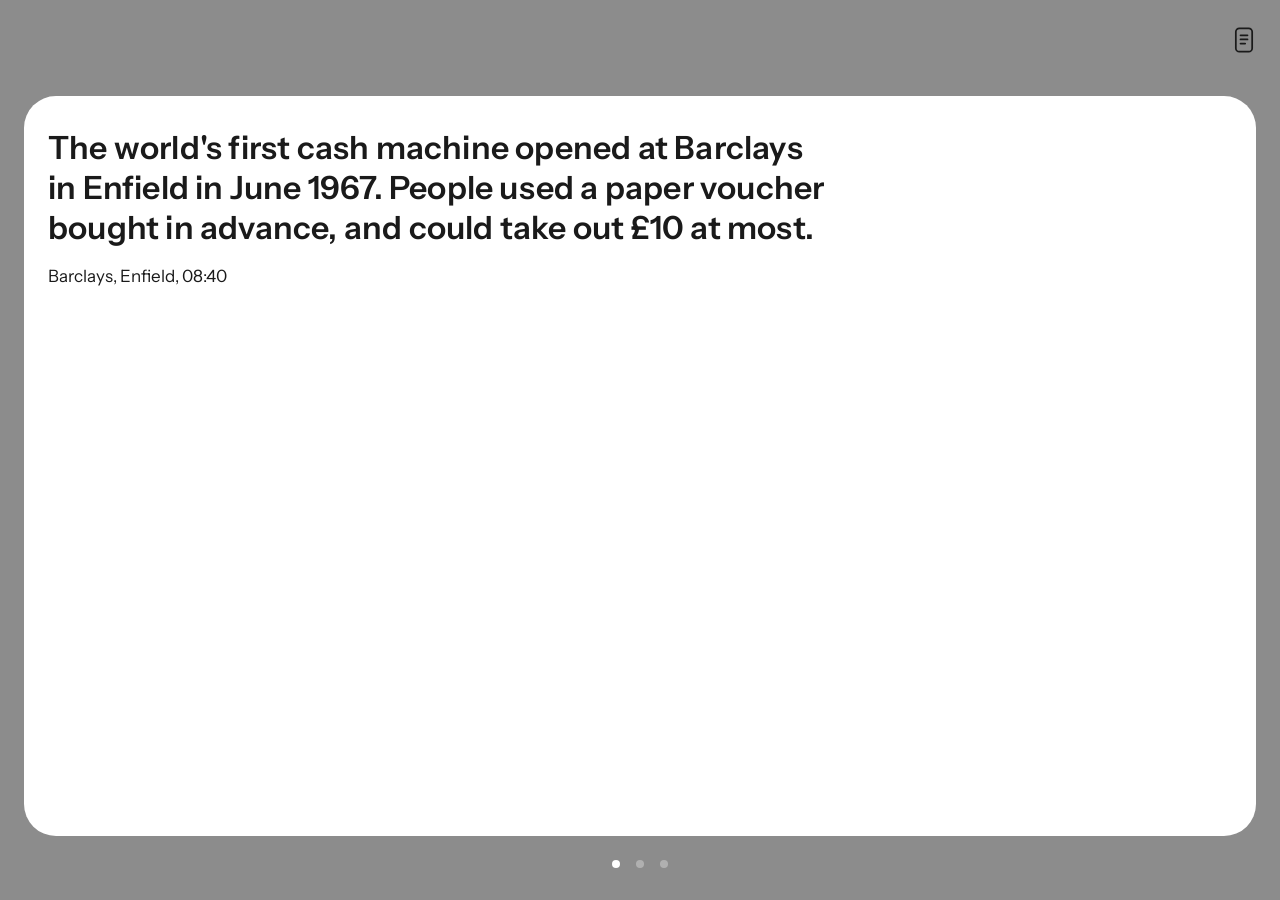
<file: site/proto/app/index.html>
<!DOCTYPE html>
<html lang="en">
<head>
<meta charset="utf-8">
<meta name="viewport" content="width=device-width, initial-scale=1, maximum-scale=1, user-scalable=no">
<title>Forn</title>
<style>
/* Forn's app screen: the rings, with tonight's cards on top. Ported from Stepback prototype 2 (18 Nov).
   Runs offline in the app's WebView: Instrument Sans and three.js are bundled next to this file. */
@font-face { font-family: "Instrument Sans"; src: url("instrument_sans.ttf"); font-weight: 400 700; }
:root {
  --ink: #1A1A1A;
  --ink-soft: #1A1A1A; /* 18 Nov: all body text black, same as --ink */
  --font: "Instrument Sans", system-ui, sans-serif;
}
* { box-sizing: border-box; -webkit-tap-highlight-color: transparent; }
html, body { height: 100%; margin: 0; background: #FFFFFF; font-family: var(--font); color: var(--ink); overflow: hidden; }
button { font-family: var(--font); }
#gl { position: fixed; inset: 0; width: 100%; height: 100%; touch-action: none; display: block; }
.icon-btn { position: fixed; top: 16px; right: 12px; width: 48px; height: 48px; border: 0; border-radius: 24px; background: transparent; color: var(--ink); display: grid; place-items: center; z-index: 2; }
.tally { position: fixed; left: 24px; right: 24px; bottom: 24px; margin: 0; font-size: 17px; line-height: 24px; color: var(--ink); pointer-events: none; text-wrap: pretty; z-index: 1; /* plain ink: where a ball sits under it, the text bleeds into the black (Tony, 19 Nov) */ transition: opacity 300ms ease; }
.tally strong { display: block; margin-bottom: 16px; font-size: 32px; line-height: 40px; font-weight: 600; color: inherit; letter-spacing: 0.2px; }
body.carded .tally { opacity: 0; }

/* Cards: white, on the 3D view under a dim scrim. A plain stack: the next card is just there. */
#cards { position: fixed; inset: 0; z-index: 4; background: rgba(26,26,26,0.5); padding: 96px 24px 24px; display: flex; flex-direction: column; transition: opacity 300ms ease; }
#cards.gone { opacity: 0; pointer-events: none; }
#cards.wait { opacity: 0; pointer-events: none; } /* 9pm: the dust gathers first, then the cards fade in */
#cards[hidden] { display: none; }
.deck { position: relative; flex: 1; }
.card { position: absolute; inset: 0; border-radius: 32px; background: #FFFFFF; color: var(--ink); padding: 32px 24px 24px; display: flex; flex-direction: column; touch-action: none; user-select: none; will-change: transform; }
.card h2 { margin: 0; font-size: 32px; line-height: 40px; font-weight: 600; letter-spacing: 0.2px; text-wrap: balance; }
.card p { margin: 16px 0 0; font-size: 17px; line-height: 24px; color: var(--ink-soft); text-wrap: pretty; }
.card .grow { flex: 1; }
.pips { display: flex; gap: 8px; justify-content: center; height: 8px; margin-top: 24px; }
.pips i { width: 8px; height: 8px; border-radius: 4px; background: rgba(255,255,255,0.32); }
.pips i.now { background: #FFFFFF; }
/* Tonight's pips are buttons too (22 Nov): 24px to tap, the same 8px dot inside. */
#pips { gap: 0; height: 24px; margin-top: 16px; }
#pips button { width: 24px; height: 24px; padding: 8px; border: 0; background: none; }
#pips button i { display: block; }

/* A reopened find: same card, same scrim. */
.peek { position: fixed; inset: 0; z-index: 5; padding: 96px 24px 24px; background: rgba(26,26,26,0.5); display: none; }
.peek.on { display: flex; flex-direction: column; }
.peek .card { position: relative; inset: auto; flex: 1; touch-action: pan-y; }
.pill { height: 64px; width: 100%; border-radius: 999px; border: 1px solid var(--ink); background: transparent; color: var(--ink); font: 600 17px/24px var(--font); }
.pill + .pill { margin-top: 16px; }

/* How it works: a full page with a back arrow, as Relay's settings. */
.page { position: fixed; inset: 0; z-index: 6; background: #FFFFFF; color: var(--ink); overflow-y: auto; padding: 16px 24px 48px; display: none; }
.page.on { display: block; }
.page .head { display: flex; align-items: center; gap: 4px; margin: 0 0 0 -12px; }
.page .back { width: 48px; height: 48px; border: 0; border-radius: 24px; background: transparent; color: var(--ink); display: grid; place-items: center; }
.page h2 { margin: 0; font-size: 20px; line-height: 28px; font-weight: 600; letter-spacing: 0.2px; }
.page section { margin-top: 24px; }
.page h3 { margin: 0; font-size: 17px; line-height: 24px; font-weight: 600; }
.page p { margin: 8px 0 0; font-size: 17px; line-height: 24px; color: var(--ink-soft); text-wrap: pretty; }
.page .pills { margin-top: 16px; }
.page .lbl { margin-top: 16px; color: var(--ink); font-size: 15px; line-height: 20px; }
.seg { display: flex; flex-wrap: wrap; gap: 8px; margin-top: 8px; }
.seg button { height: 40px; padding: 0 16px; border-radius: 20px; border: 1px solid var(--ink); background: transparent; color: var(--ink); font: 600 15px/1 var(--font); }
.seg button[aria-pressed="true"] { background: var(--ink); color: #FFFFFF; }
.pill[hidden] { display: none; }
.pill[hidden] + .pill { margin-top: 0; }
@media (prefers-reduced-motion: reduce) { .card { transition: none !important; } }
</style>
</head>
<body>
<canvas id="gl"></canvas>
<button type="button" class="icon-btn" id="how" aria-label="How it works"><svg width="28" height="28" viewBox="0 0 24 24" aria-hidden="true"><rect x="5" y="2" width="14" height="20" rx="3" fill="none" stroke="currentColor" stroke-width="1.5"/><path d="M9 8h6M9 11.5h6M9 15h4" fill="none" stroke="currentColor" stroke-width="1.5" stroke-linecap="round"/></svg></button>
<p class="tally" id="tally"></p>

<div class="peek" id="peek" role="dialog" aria-label="A find">
  <article class="card"><h2 id="peekFact"></h2><p id="peekMeta"></p><div class="grow"></div><button type="button" class="pill" id="peekMore">Tell me more</button><button type="button" class="pill" id="peekClose">Close</button></article>
  <div class="pips" id="peekPips" aria-hidden="true"></div>
</div>

<div id="cards" role="dialog" aria-label="Tonight's finds" hidden>
  <div class="deck" id="deck"></div>
  <div class="pips" id="pips" aria-hidden="true"></div>
</div>

<div class="page" id="sheet" role="dialog" aria-label="How it works">
  <div class="head"><button type="button" class="back" id="sheetClose" aria-label="Back"><svg viewBox="0 -960 960 960" width="28" height="28" fill="currentColor" aria-hidden="true"><path d="m274-450 227 227q9 9 9 21t-9 21q-9 9-21 9t-21-9L181-459q-5-5-7-10t-2-11q0-6 2-11t7-10l278-278q9-9 21-9t21 9q9 9 9 21t-9 21L274-510h496q13 0 21.5 8.5T800-480q0 13-8.5 21.5T770-450H274Z"/></svg></button><h2>How it works</h2></div>
  <section><h3>Go about your day</h3><p>Forn notices the places you pass: near, under or over. At 9pm it tells you the best of them. Up to five, fewer on a quiet day.</p></section>
  <section><h3>Dust</h3><p>Every place you pass leaves dust on that day's ring: history you haven't uncovered yet. Lots of dust means you walked through lots of history.</p></section>
  <section><h3>Balls</h3><p>Each night Forn uncovers up to five places, and they become black balls. Tap one to read it again. Pass the dusty places again to uncover more. One ring for each day, today in the middle.</p></section>
  <section><h3>What it needs</h3><p>Your location, all the time, so it knows what you passed with your phone in your pocket. Notifications, for 9pm.</p></section>
  <section><h3>Tell me more</h3><p>Tap a ball, then Tell me more. It hands a question about that place to the app you pick: your AI, a search or your notes.</p></section>
  <section><h3>Privacy</h3><p>No track of where you went. It only notes the places you passed and when. Nothing leaves your phone, unless you share a place with Tell me more.</p></section>
  <section><h3>Testing</h3><p id="testInfo"></p>
    <div class="pills"><button type="button" class="pill" id="walkBtn"></button><button type="button" class="pill" id="sixBtn"></button><button type="button" class="pill" id="dataBtn">Send my data</button></div>
  </section>
  <section><h3>About</h3><p>Facts written from Historic England, Historic Environment Scotland and local history sources. Font: Instrument Sans (SIL OFL). Back icon: Material Symbols (Apache 2.0).</p></section>
</div>

<script>
// Test aid: if the page breaks, say so on screen instead of showing a blank white page.
window.onerror = (m, s, l) => { const t = document.getElementById("tally"); if (t) t.innerHTML = "<strong>Something broke</strong>" + String(m).replace(/</g, "&lt;") + " (line " + l + ")"; };
</script>
<script src="three.js"></script>
<script>
/* ---------- Data from the phone ---------- */
// Forn (the app) gives: today's day key, the finds uncovered so far, tonight's cards (until paged through) and the dust:
// every place passed, by day and time, except where it was uncovered that night (22 Nov).
// Opened in a browser without the app, it plays an example 9pm: today's dust gathers into three balls, the cards
// page through, then it pulls back to a month of example rings. Reload to play it again.
const N = window.Forn || (() => {
  const t = new Date(), key = d => { const x = new Date(t); x.setDate(x.getDate() - d); return x.getFullYear() + '-' + String(x.getMonth() + 1).padStart(2, '0') + '-' + String(x.getDate()).padStart(2, '0'); };
  const at = (d, h) => { const x = new Date(t); x.setDate(x.getDate() - d); x.setHours(Math.floor(h), Math.round((h % 1) * 60), 0, 0); return x.getTime(); };
  const tonight = [{"id": "first-atm", "fact": "The world's first cash machine opened at Barclays in Enfield in June 1967. People used a paper voucher bought in advance, and could take out \u00a310 at most.", "place": "Barclays, Enfield"}, {"id": "duck-island-bombs", "fact": "Duck Island in St James's Park was home to the park's bird keeper. In 1894 it was also chosen as a safe spot to defuse terrorist bombs found in Westminster.", "place": "Duck Island, St James's Park"}, {"id": "bomber-command-roof", "fact": "The roof of the Bomber Command Memorial in Green Park is made from a Halifax bomber that crashed in Belgium in 1944. It was pulled out of a swamp in 1997.", "place": "Green Park"}], hours = [8.67, 13.2, 17.9];
  const finds = tonight.map((f, i) => ({ ...f, day: key(0), at: at(0, hours[i]) }));
  const dust = [7.6, 9.4, 11.6, 15.4, 16.5, 19.6, 20.4].map((h, i) => ({ id: 'ex-today-' + i, day: key(0), at: at(0, h) }));
  let seed = 11; const r = () => { seed = (seed * 16807) % 2147483647; return (seed - 1) / 2147483646; };
  const hour = () => { const k = r(); return k < 0.4 ? 8 + r() * 1.2 : k < 0.75 ? 17.5 + r() * 1.5 : k < 0.9 ? 12.5 + r() : 7 + r() * 15; };
  for (let d = 1; d <= 30; d++) {
    if (r() > 0.7) continue; // a day at home: nothing passed
    const told = r() < 0.6 ? 1 + Math.floor(r() * 2) : 0, left = Math.floor(r() * 5);
    for (let i = 0; i < told; i++) finds.push({ id: 'ex-' + d + '-' + i, fact: 'An example find. Yours will hold a fact about somewhere you passed that day.', place: 'Example', day: key(d), at: at(d, hour()) });
    for (let i = 0; i < left; i++) dust.push({ id: 'ex-dust-' + d + '-' + i, day: key(d), at: at(d, hour()) });
  }
  let seen = false;
  return {
    state: () => JSON.stringify({ today: key(0), finds, dust, cards: seen ? [] : tonight.map(f => f.id), recording: false, saved: '' }),
    seen: () => { seen = true; }, tellNow: () => {}, record: () => '', share: t => console.log('share:', t),
  };
})();
let S = JSON.parse(N.state());
const DAY = 864e5;
const dayDate = key => { const [y, m, d] = key.split('-').map(Number); return new Date(y, m - 1, d); };
const dayIndex = key => Math.round((dayDate(S.today) - dayDate(key)) / DAY);
const fmtDate = (key, at) => {
  const d = dayDate(key).toLocaleDateString('en-GB', { weekday: 'short', day: 'numeric', month: 'short' });
  return at ? d + ', ' + new Date(at).toLocaleTimeString('en-GB', { hour: '2-digit', minute: '2-digit' }) : d;
};

const reduce = matchMedia('(prefers-reduced-motion: reduce)').matches;
/* ---------- Cards ---------- */
// No verdict (22 Nov): tonight's cards just page. Swipe left or tap for the next, swipe right for the one before,
// or tap a pip. Past the last card they're done, and the view pulls back to the whole.
const deck = document.getElementById('deck'), pips = document.getElementById('pips'), cardsEl = document.getElementById('cards');
let CARDS = [], idx = 0, hold = false;
function esc(s) { return String(s).replace(/[&<>"]/g, c => ({ '&': '&amp;', '<': '&lt;', '>': '&gt;', '"': '&quot;' }[c])); }
const nb = s => s.replace(/-/g, '\u2011'); // hyphenated words never break
function renderCard() {
  const f = CARDS[idx], el = document.createElement('article');
  el.className = 'card';
  el.innerHTML = `<h2>${nb(esc(f.fact))}</h2><p>${esc(f.place)}${f.at ? ', ' + new Date(f.at).toLocaleTimeString('en-GB', { hour: '2-digit', minute: '2-digit' }) : ''}</p>`;
  el.setAttribute('aria-label', `Find ${idx + 1} of ${CARDS.length}. Swipe or tap for the next one.`);
  deck.innerHTML = ''; deck.appendChild(el); wire(el);
  pips.innerHTML = CARDS.length > 1 ? CARDS.map((_, i) => `<button type="button" aria-label="Find ${i + 1} of ${CARDS.length}"><i class="${i === idx ? 'now' : ''}"></i></button>`).join('') : '';
}
function page(n) { if (n < 0) return; if (n >= CARDS.length) { finish(); return; } idx = n; renderCard(); }
pips.addEventListener('click', e => { const b = e.target.closest('button'); if (b) page([...pips.children].indexOf(b)); });
function wire(el) {
  let x0 = null, y0 = 0;
  el.addEventListener('pointerdown', e => { x0 = e.clientX; y0 = e.clientY; });
  el.addEventListener('pointerup', e => {
    if (x0 == null) return; const dx = e.clientX - x0, dy = e.clientY - y0; x0 = null;
    if (Math.abs(dx) > 48 && Math.abs(dx) > Math.abs(dy)) page(idx + (dx < 0 ? 1 : -1));
    else if (Math.hypot(dx, dy) < 10) page(idx + 1);
  });
  el.addEventListener('pointercancel', () => { x0 = null; });
}
function finish() {
  if (!hold) return; hold = false; N.seen(S.today);
  cardsEl.classList.add('gone'); document.body.classList.remove('carded');
  if (pull) pull.start = performance.now() + 300; else controls.autoRotate = true;
  setTimeout(() => { cardsEl.hidden = true; }, 300);
}
function openCards() {
  CARDS = (S.cards || []).map(id => S.finds.find(f => f.id === id)).filter(Boolean);
  if (!CARDS.length) { cardsEl.hidden = true; document.body.classList.remove('carded'); hold = false; return false; }
  idx = 0; cardsEl.hidden = false; cardsEl.classList.remove('gone'); cardsEl.classList.add('wait'); document.body.classList.add('carded');
  renderCard(); hold = true;
  setTimeout(() => cardsEl.classList.remove('wait'), reduce ? 0 : 2000); // the dust gathers into balls first
  return true;
}

/* ---------- Rings ---------- */
// Today in the centre, older days ripple outwards. A ball's angle is the time you passed it, like a clock face.
// Dust (22 Nov) is what you pass: every place passed leaves a pinch of round specks on that day's ring, by the time
// you passed it. At 9pm the uncovered places' dust pulls together into flat black balls. One round shape, two scales.
const canvas = document.getElementById('gl');
const renderer = new THREE.WebGLRenderer({ canvas, antialias: true });
renderer.setPixelRatio(Math.min(devicePixelRatio, 2));
const scene = new THREE.Scene(); scene.background = new THREE.Color('#FFFFFF');
const camera = new THREE.PerspectiveCamera(35, 1, 0.05, 4000);
const SPH = new THREE.SphereGeometry(1, 40, 28);
const MAT_YES = new THREE.MeshBasicMaterial({ color: 0x1A1A1A });
const controls = new THREE.OrbitControls(camera, canvas);
controls.enableDamping = true; controls.dampingFactor = 0.08; controls.autoRotateSpeed = 0.5; controls.enablePan = true; controls.screenSpacePanning = false; // two fingers move across the rings (19 Nov), kept within the disc
let panR = 2, idleT = null, group = null, balls = [], gathers = [], reveal = [], gatherAt = 0, pull = null, nDays = 1, freeK = 1;
controls.addEventListener('start', () => { controls.autoRotate = false; endPull(); clearTimeout(idleT); });
controls.addEventListener('end', () => { idleT = setTimeout(() => controls.autoRotate = true, 4000); });
const R_BALL = 0.12, PINCH = 70, REACH = 0.32, STEP = 0.48; // 19 Nov: smaller balls, wider rings, so neighbouring days never cover each other at the tilt
const centre = new THREE.Vector3();
// Ring radii: oldest day at the core, today outside. A day with a find gets a full ring width; an empty day gets
// a full, thin or no ring (Try it out decides; the real app uses full for now).
let RR = [], HAS = new Set(), emptyMode = 'full', todayWait = false;
function ringR(day) { return RR[day] ?? 0.5; }
function layoutRings() {
  // Today in the centre, older days ripple outwards (19 Nov; was newest outside like a real tree). So the app always
  // opens on the same spot and today's balls sit close together. Before 9pm today takes no ring, so yesterday is the middle.
  RR = new Array(nDays); let r = 0.5;
  for (let d = 0; d < nDays; d++) {
    RR[d] = r;
    const w = d === 0 && todayWait ? 0 : HAS.has(d) || d === 0 ? STEP : emptyMode === 'thin' ? STEP * 0.35 : emptyMode === 'none' ? 0 : STEP;
    r += w;
  }
}
function rng(seed) { return () => { seed = (seed * 16807) % 2147483647; return (seed - 1) / 2147483646; }; }
// A well-mixed hash (FNV-1a plus a final scramble), so ids that differ by one character land far apart.
// The old one gave neighbouring days almost the same angle, so finds lined up in streaks (fixed 18 Nov).
function seedOf(s) {
  let h = 2166136261;
  for (const ch of s) { h ^= ch.charCodeAt(0); h = Math.imul(h, 16777619); }
  h ^= h >>> 15; h = Math.imul(h, 2246822507); h ^= h >>> 13; h = Math.imul(h, 3266489909); h ^= h >>> 16;
  return (h >>> 0) % 2147483646 + 1;
}
// Ring weight: 0 day (dotted hairline), 1 week (Monday), 2 month (the 1st), 3 year (1 January).
// Regular rings (19 Nov): every 7th day a week ring (Mondays), every 4th week a thicker one, every 13th of those
// (52 weeks) the year ring. Counted from Monday 29 Dec 2025 (start of 2026's week 1), so the year ring lands at New Year.
const EPOCH = new Date(2025, 11, 29);
function rankOf(d) { const t = new Date(dayDate(S.today)); t.setDate(t.getDate() - d); if (t.getDay() !== 1) return 0;
  const w = Math.round((t - EPOCH) / 6048e5), m = ((w % 52) + 52) % 52; return m === 0 ? 3 : m % 4 === 0 ? 2 : 1; }
// Round dust (18 Nov): points draw as squares by default, so each particle uses a small round sprite.
const DOT = (() => { const c = document.createElement('canvas'); c.width = c.height = 64; const x = c.getContext('2d');
  x.fillStyle = '#FFFFFF'; x.beginPath(); x.arc(32, 32, 30, 0, Math.PI * 2); x.fill(); return new THREE.CanvasTexture(c); })();
const RING_COL = [0xC8C8C8, 0xA8A8A8, 0x6A6A6A, 0x1A1A1A], RING_W = [0, 0.015, 0.035, 0.08];
// Shared ring materials, so the level of detail (lod, below) can fade a whole kind of ring at once.
const TODAY_MAT = new THREE.LineDashedMaterial({ color: RING_COL[0], dashSize: 0.03, gapSize: 0.07 });
const LINE_MAT = RING_COL.map((c, k) => k === 0 ? new THREE.LineDashedMaterial({ color: c, dashSize: 0.03, gapSize: 0.07, transparent: true }) : new THREE.LineBasicMaterial({ color: c, transparent: true }));
const BAND_MAT = RING_COL.map(c => new THREE.MeshBasicMaterial({ color: c, side: THREE.DoubleSide, transparent: true }));
// Level of detail (18 Nov, after Tony saw a shimmer zoomed out): rings packed closer than a few pixels beat
// against the screen's pixel grid (moire). So fine rings fade as they crowd: day rings first, then Mondays.
// Bands thinner than a pixel hide and leave their hairline, which always draws at one pixel. Today's ring stays.
const PERIOD = [1, 7, 28, 364];
function lod() {
  const dist = camera.position.distanceTo(controls.target) || 1;
  const ppu = innerHeight / (2 * dist * Math.tan(THREE.MathUtils.degToRad(camera.fov) / 2)); // CSS px per unit at the focus
  const fade = px => Math.max(0, Math.min(1, (px - 4) / 4)); // gone under 4px apart, full from 8px
  for (let k = 0; k < 4; k++) {
    const a = k === 3 ? 1 : fade(STEP * PERIOD[k] * ppu);
    LINE_MAT[k].opacity = a; LINE_MAT[k].visible = a > 0.01;
    BAND_MAT[k].opacity = a; BAND_MAT[k].visible = a > 0.01 && RING_W[k] * ppu * renderer.getPixelRatio() >= 1;
  }
}
function ringLoop(R, rank, today) {
  const segs = Math.min(1024, Math.max(96, Math.round(R * 6))), pts = [];
  for (let i = 0; i <= segs; i++) { const a = i / segs * Math.PI * 2; pts.push(new THREE.Vector3(Math.cos(a) * R, 0, Math.sin(a) * R)); }
  const line = new THREE.Line(new THREE.BufferGeometry().setFromPoints(pts), rank === 0 ? (today ? TODAY_MAT : LINE_MAT[0]) : LINE_MAT[rank]);
  if (rank === 0) line.computeLineDistances();
  return line;
}
function guides() {
  for (let d = 0; d < nDays; d++) {
    let rank = rankOf(d);
    if (emptyMode === 'none' && !HAS.has(d) && d !== 0 && rank < 2) continue; // no ring for an empty day; month and year rings stay
    if (d === 0 && todayWait) continue; // today's ring only appears once tonight's finds land (19 Nov)
    const g = new THREE.Group(), R = ringR(d);
    g.add(ringLoop(R, rank, d === 0));
    if (rank) {
      const m = new THREE.Mesh(new THREE.RingGeometry(R - RING_W[rank] / 2, R + RING_W[rank] / 2, Math.min(1024, Math.max(96, Math.round(R * 6)))), BAND_MAT[rank]);
      m.rotation.x = -Math.PI / 2; m.userData.ring = true; g.add(m);
    }
    g.userData.day = d; group.add(g); reveal.push(g);
  }
}
// Where a ball sits on its day's ring (19 Nov): its angle is the time you passed the place, like a clock face
// (midnight at the top), so a regular commute shows as a lane through the years. A small seeded nudge stops ruler-
// straight lines, and balls too close on the same ring are pushed apart so they never overlap. No time (examples,
// old data): a seeded angle. Positions only; nothing stored changes.
const TAU = Math.PI * 2, GAP = 0.34; // GAP: centre to centre along the ring, a little over a ball's width
function placeDay(list) {
  const R = ringR(list[0].d), out = new Map();
  const items = list.map(f => {
    const r = rng(seedOf(f.id + 'at'));
    let th;
    if (f.at) { const t = new Date(f.at); th = ((t.getHours() * 60 + t.getMinutes()) / 1440) * TAU - Math.PI / 2 + (r() - 0.5) * 0.12; }
    else th = r() * TAU;
    return { f, th: ((th % TAU) + TAU) % TAU, y: (r() - 0.5) * 0.08 };
  }).sort((a, b) => a.th - b.th);
  const g = GAP / R, n = items.length;
  if (n * g >= TAU) items.forEach((it, i) => { it.th = items[0].th + i * TAU / n; }); // too many: share the ring evenly
  else if (n > 1) {
    // Fan clusters out from their middle (19 Nov): balls passed close in time spread evenly either side of that
    // time, a gap apart, keeping their order. Start after the widest empty stretch so no cluster straddles the cut.
    let cut = 0, widest = -1;
    for (let i = 0; i < n; i++) { const gap = (i + 1 < n ? items[i + 1].th : items[0].th + TAU) - items[i].th; if (gap > widest) { widest = gap; cut = i + 1; } }
    const seq = items.slice(cut).concat(items.slice(0, cut).map(it => ({ ...it, th: it.th + TAU, orig: it })));
    const want = seq.map(it => it.th);
    let blocks = seq.map((_, i) => ({ a: i, b: i }));
    const centre = bl => { let m = 0; for (let i = bl.a; i <= bl.b; i++) m += want[i]; return m / (bl.b - bl.a + 1); };
    const lo = bl => centre(bl) - (bl.b - bl.a) * g / 2, hi = bl => centre(bl) + (bl.b - bl.a) * g / 2;
    for (let merged = true; merged;) {
      merged = false;
      for (let i = 0; i + 1 < blocks.length; i++) if (hi(blocks[i]) + g > lo(blocks[i + 1])) { blocks.splice(i, 2, { a: blocks[i].a, b: blocks[i + 1].b }); merged = true; break; }
    }
    if (blocks.length > 1 && hi(blocks[blocks.length - 1]) + g > lo(blocks[0]) + TAU) blocks = [{ a: 0, b: n - 1 }]; // touching across the cut: one fan
    blocks.forEach(bl => { const s0 = lo(bl); for (let i = bl.a; i <= bl.b; i++) (seq[i].orig || seq[i]).th = s0 + (i - bl.a) * g; });
  }
  items.forEach(it => out.set(it.f.id, new THREE.Vector3(Math.cos(it.th) * R, it.f.d === 0 ? 0 : it.y, Math.sin(it.th) * R)));
  return out;
}
// Drift (18 Nov): every speck floats slowly like dust in still air. Done on the graphics chip (vertex shader),
// so a year of dust costs the same as still dust. One shared clock; each speck has its own phase, speed and reach.
const DRIFT_T = { value: 0 };
function driftMat(m) {
  m.onBeforeCompile = sh => {
    sh.uniforms.uDrift = DRIFT_T;
    sh.vertexShader = 'attribute vec4 seed;\nuniform float uDrift;\n' + sh.vertexShader.replace('#include <begin_vertex>',
      `#include <begin_vertex>
      float tt = uDrift * seed.y;
      transformed += vec3(sin(tt + seed.x), 0.6 * sin(tt * 0.8 + seed.w), cos(tt * 0.9 + seed.x)) * seed.z;`);
  };
  m.customProgramCacheKey = () => 'drift';
  return m;
}
// A pinch of dust (22 Nov, same as the landing page): 70 small round specks around the place, not a full burst.
function pinch(pos, r, ends, seeds) {
  for (let i = 0; i < PINCH; i++) {
    const u = r() * 2 - 1, th = r() * TAU, s = Math.sqrt(1 - u * u), d = REACH * (0.25 + Math.pow(r(), 0.7) * 0.75);
    ends.push(pos.x + s * Math.cos(th) * d, pos.y + u * d, pos.z + s * Math.sin(th) * d);
    seeds.push(r() * 6.283, 0.25 + r() * 0.5, 0.02 + r() * 0.04, r() * 6.283);
  }
}
function specks(pos, seeds) {
  const geo = new THREE.BufferGeometry();
  geo.setAttribute('position', new THREE.BufferAttribute(new Float32Array(pos), 3));
  geo.setAttribute('seed', new THREE.BufferAttribute(new Float32Array(seeds), 4));
  // Solid light grey, no opacity: overlapping specks merge into one flat grey (19 Nov).
  const pts = new THREE.Points(geo, driftMat(new THREE.PointsMaterial({ color: 0xC8C8C8, size: 0.022, map: DOT, alphaTest: 0.5 })));
  group.add(pts); return pts;
}
// Where a pinch sits: the clock-face angle of the time you passed, with the same small nudge as a ball. No fanning:
// dust can overlap, that's what dust does.
function dustPos(x) {
  const r = rng(seedOf(x.id + x.day + 'at')), R = ringR(x.d);
  let th;
  if (x.at) { const t = new Date(x.at); th = ((t.getHours() * 60 + t.getMinutes()) / 1440) * TAU - Math.PI / 2 + (r() - 0.5) * 0.12; }
  else th = r() * TAU;
  return new THREE.Vector3(Math.cos(th) * R, x.d === 0 ? 0 : (r() - 0.5) * 0.08, Math.sin(th) * R);
}
function endPull() {
  if (!pull) return; pull = null;
  reveal.forEach(o => { o.visible = o.userData.day >= 0; });
  controls.target.copy(centre); controls.autoRotate = true;
}
function fit(reach) {
  const t = Math.tan(THREE.MathUtils.degToRad(camera.fov) / 2), vf = Math.atan(t * freeK), hf = Math.atan(t * camera.aspect);
  return reach * 1.15 / Math.sin(Math.min(vf, hf));
}

/* Try it out removed 18 Nov (Scotland test): demo stays off. */
let demo = false, DEMO = null;
const OPT = { span: 182, kept: 50, busy: 'normal', empty: 'full' };
const POOL = ['Stane Street', 'Leadenhall Market', 'Chanctonbury Ring', 'Box Hill', 'Richmond Park', 'Kingston', 'Wimbledon Common',
  'Merton Priory', 'Leith Hill', 'Southwark', 'Ranmore Common', 'Cannon Hill Common', 'Beverley Brook', 'Portlethen Moss', 'Aberdeen harbour'];
function keyFor(d) { const t = dayDate(S.today); t.setDate(t.getDate() - d); return t.getFullYear() + '-' + String(t.getMonth() + 1).padStart(2, '0') + '-' + String(t.getDate()).padStart(2, '0'); }
// Example times (19 Nov): mostly a morning and an evening commute plus a lunchtime walk, so the clock-face angles show lanes.
function demoAt(d, r) {
  const t = dayDate(keyFor(d)), k = r(), h = k < 0.4 ? 8 + r() * 1.2 : k < 0.75 ? 17.5 + r() * 1.5 : k < 0.9 ? 12.5 + r() : 7 + r() * 15;
  t.setHours(Math.floor(h), Math.floor((h % 1) * 60)); return t.getTime();
}
function demoFinds() {
  const r = rng(7), finds = [], dust = [];
  const pDay = { quiet: 0.2, normal: 0.55, busy: 0.9 }[OPT.busy], most = { quiet: 1, normal: 2, busy: 5 }[OPT.busy];
  for (let d = OPT.span; d >= 1; d--) {
    if (r() > pDay + 0.2) continue; // a day at home
    const n = r() < OPT.kept / 100 ? 1 + Math.floor(r() * most) : 0, left = Math.floor(r() * 4);
    for (let i = 0; i < n; i++) {
      const place = POOL[Math.floor(r() * POOL.length)];
      finds.push({ id: 'demo-' + d + '-' + i, place, fact: 'An example find. Yours will hold a fact about somewhere you passed that day.', day: keyFor(d), at: demoAt(d, r) });
    }
    for (let i = 0; i < left; i++) dust.push({ id: 'demo-dust-' + d + '-' + i, day: keyFor(d), at: demoAt(d, r) });
  }
  return { finds, dust };
}
const spanName = d => ({ 182: 'Six months', 30: 'One month', 120: 'Four months', 365: 'One year', 1461: 'Four years' }[d]);

function build() {
  if (group) { scene.remove(group); group.traverse(o => { if (o.isPoints || o.isLine || o.userData.ring) { o.geometry.dispose(); o.material.dispose(); } }); }
  group = new THREE.Group(); scene.add(group); balls = []; gathers = []; reveal = []; pull = null;
  if (demo && !DEMO) DEMO = demoFinds();
  const finds = (demo ? S.finds.concat(DEMO.finds) : S.finds).map(f => ({ ...f, d: dayIndex(f.day) })).filter(f => f.d >= 0);
  const dust = (demo ? (S.dust || []).concat(DEMO.dust) : S.dust || []).map(x => ({ ...x, d: dayIndex(x.day) })).filter(x => x.d >= 0); // passes after 9pm wait for tomorrow's ring
  nDays = Math.max(1, demo ? OPT.span + 1 : 1, ...finds.map(f => f.d + 1), ...dust.map(x => x.d + 1));
  emptyMode = demo ? OPT.empty : 'full';
  HAS = new Set(finds.map(f => f.d).concat(dust.map(x => x.d)));
  todayWait = !HAS.has(0) && HAS.size > 0; // today's ring appears with its first dust (22 Nov)
  layoutRings();
  guides();
  const nine = hold; // tonight's cards are waiting: play the gather first
  const today = finds.filter(f => f.d === 0), focus = new THREE.Vector3(), todayPos = [];
  let maxR = Math.max(0.5, ...RR.filter(x => x != null));
  const byDay = new Map(); finds.forEach(f => { if (!byDay.has(f.d)) byDay.set(f.d, []); byDay.get(f.d).push(f); });
  const POS = new Map(); byDay.forEach(list => placeDay(list).forEach((v, k) => POS.set(k, v)));
  finds.forEach(f => {
    const pos = POS.get(f.id);
    maxR = Math.max(maxR, pos.length());
    if (f.d === 0) { focus.add(pos.clone().divideScalar(today.length)); todayPos.push(pos); }
    const m = new THREE.Mesh(SPH, MAT_YES); m.scale.setScalar(R_BALL); m.position.copy(pos);
    m.userData = { f, day: f.d }; group.add(m); balls.push(m); reveal.push(m);
    // Tonight's finds start as their pinch of dust, which pulls together into the ball.
    if (nine && f.d === 0 && !reduce) {
      const ends = [], seeds = []; pinch(pos, rng(seedOf(f.id + 'dust')), ends, seeds);
      const start = new Float32Array(ends.length); for (let i = 0; i < start.length; i += 3) start.set([pos.x, pos.y, pos.z], i);
      const pts = specks(ends, seeds); pts.userData.day = 0; reveal.push(pts);
      m.visible = false; m.scale.setScalar(0.0001);
      gathers.push({ pts, ball: m, start, end: Float32Array.from(ends) });
    }
  });
  // Settled dust: one set of specks per day, so a year of dust stays cheap.
  const perDay = new Map();
  dust.forEach(x => {
    if (!perDay.has(x.d)) perDay.set(x.d, { ends: [], seeds: [] });
    const p = perDay.get(x.d); pinch(dustPos(x), rng(seedOf(x.id + x.day + 'dust')), p.ends, p.seeds);
  });
  perDay.forEach((p, d) => { const pts = specks(p.ends, p.seeds); pts.userData.day = d; reveal.push(pts); });
  gatherAt = performance.now();
  const weekday = dayDate(S.today).toLocaleDateString('en-GB', { weekday: 'long' });
  const passed = dust.filter(x => x.d === 0).length || dust.length;
  document.getElementById('tally').innerHTML = demo
    ? `<strong>${spanName(OPT.span)}</strong>An example of six months. Turn it off in How it works.`
    : !finds.length && !dust.length
    ? `<strong>${weekday}</strong>Nothing yet. Go about your day, and find out at 9pm.`
    : !finds.length
    ? `<strong>${weekday}</strong>Dust from ${passed} ${passed === 1 ? 'place' : 'places'} so far. Find out at 9pm.`
    : `<strong>${nDays === 1 ? weekday : todayWait && nDays === 2 ? dayDate(keyFor(1)).toLocaleDateString('en-GB', { weekday: 'long' }) : 'Your rings'}</strong>${finds.length} uncovered. The rest is dust, for now. Tap a ball to read it again.`;
  resize();
  const spread = Math.max(0, ...todayPos.map(p => p.distanceTo(focus)));
  const far = fit(Math.max(1.3, maxR + 0.5)), near = fit(Math.max(0.9, spread + 0.8));
  const dir = new THREE.Vector3(1, 1.3, 1).normalize();
  const live = nine && !reduce && today.length > 0 && far > near * 1.05;
  const from = live ? focus : centre;
  panR = maxR + 0.3;
  controls.target.copy(from); controls.minDistance = 1.5; controls.maxDistance = far * 1.6;
  camera.far = far * 4; camera.updateProjectionMatrix();
  camera.position.copy(from).add(dir.clone().multiplyScalar(live ? near : far)); controls.update();
  controls.autoRotate = !nine;
  // The pull back waits for the cards; finish() starts it.
  pull = live ? { from: near, to: far, t0: from.clone(), start: Infinity, dur: 2.6 } : null;
  if (pull) reveal.forEach(o => { o.visible = o.userData.day === 0 && !gathers.some(g => g.ball === o); });
}

/* Tap a black ball: its card comes back, with the date and time. */
const ray = new THREE.Raycaster(), ptr = new THREE.Vector2();
let downAt = null;
canvas.addEventListener('pointerdown', e => { downAt = [e.clientX, e.clientY]; });
canvas.addEventListener('pointerup', e => {
  if (!downAt || Math.hypot(e.clientX - downAt[0], e.clientY - downAt[1]) > 6) return;
  const r = canvas.getBoundingClientRect();
  ptr.set(((e.clientX - r.left) / r.width) * 2 - 1, -((e.clientY - r.top) / r.height) * 2 + 1);
  ray.setFromCamera(ptr, camera);
  const hit = ray.intersectObjects(balls)[0];
  if (!hit) return;
  showPeek(hit.object.userData.f, false);
  controls.autoRotate = false; endPull();
});
// Reopened cards (19 Nov): swipe to step through that day's kept finds in time order without closing; the run stops at the day's last card. Right for earlier,
// left for later, like paging photos. The rings glide to each ball behind the scrim; dots show the day's finds.
let glide = null;
function keptInOrder() { return balls.map(m => m.userData.f).sort((a, b) => b.d - a.d || (a.at || 0) - (b.at || 0)); }
function showPeek(f, move) {
  peekFind = f;
  document.getElementById('peekFact').textContent = f.fact;
  document.getElementById('peekMeta').textContent = `${f.place}, ${fmtDate(f.day, f.at)}`;
  document.getElementById('peekMore').hidden = String(f.id).startsWith('demo-'); // example finds open a placeholder card, nothing to ask about
  const day = keptInOrder().filter(g => g.d === f.d);
  document.getElementById('peekPips').innerHTML = day.length > 1 ? day.map(g => `<i${g === f ? ' class="now"' : ''}></i>`).join('') : '';
  document.getElementById('peek').classList.add('on');
  if (move) { const m = balls.find(b => b.userData.f === f); if (m) glide = m.position.clone(); }
}
(() => {
  const card = document.querySelector('#peek .card'); let sx = null, sy = 0;
  card.addEventListener('pointerdown', e => { if (e.target.closest('button')) return; sx = e.clientX; sy = e.clientY; });
  card.addEventListener('pointerup', e => {
    if (sx === null) return; const dx = e.clientX - sx, dy = e.clientY - sy; sx = null;
    if (Math.abs(dx) < 50 || Math.abs(dx) < Math.abs(dy)) return;
    const list = keptInOrder().filter(g => g.d === peekFind.d), i = list.indexOf(peekFind), j = i + (dx > 0 ? -1 : 1); // within the tapped day only: tap another ring to change day
    if (i >= 0 && j >= 0 && j < list.length) showPeek(list[j], true);
  });
  card.addEventListener('pointercancel', () => { sx = null; });
})();
// Tell me more: a ready-made question, handed to whatever app you pick (Android's share menu).
let peekFind = null;
document.getElementById('peekMore').addEventListener('click', () => {
  if (!peekFind) return;
  N.share(`Tell me more about ${peekFind.place} in the UK. I learned that: ${peekFind.fact} What else is worth knowing about it, and about what's nearby?`);
});
document.getElementById('peekClose').addEventListener('click', () => { document.getElementById('peek').classList.remove('on'); glide = null; controls.autoRotate = true; });

function resize() {
  const w = innerWidth, h = innerHeight; if (!w) return;
  renderer.setSize(w, h, false); camera.aspect = w / h;
  const top = 72, bottom = document.getElementById('tally').getBoundingClientRect().top - 24, freeH = Math.max(160, bottom - top);
  freeK = freeH / h;
  camera.setViewOffset(w, h, 0, h / 2 - (top + bottom) / 2, w, h);
  camera.updateProjectionMatrix();
}
addEventListener('resize', resize);

function tick(now) {
  requestAnimationFrame(tick);
  if (glide) { // ease the view to the ball of the card you swiped to
    const step = glide.clone().sub(controls.target).multiplyScalar(0.12);
    controls.target.add(step); camera.position.add(step);
    if (step.lengthSq() < 1e-8) glide = null;
  }
  // 9pm: tonight's pinches of dust pull together into their balls, then the cards fade in.
  if (gathers.length) {
    const k = Math.max(0, Math.min(1, ((now - gatherAt) / 1000 - 0.5) / 0.9)), ge = k * k * (3 - 2 * k);
    gathers.forEach(g => {
      const a = g.pts.geometry.attributes.position.array;
      for (let i = 0; i < a.length; i++) a[i] = g.end[i] + (g.start[i] - g.end[i]) * ge;
      g.pts.geometry.attributes.position.needsUpdate = true;
      g.pts.visible = ge < 0.97; g.ball.visible = ge > 0; g.ball.scale.setScalar(Math.max(0.0001, R_BALL * ge));
    });
    if (k >= 1) { gathers.forEach(g => { g.pts.visible = false; g.ball.scale.setScalar(R_BALL); g.pts.userData.day = -1; }); gathers = []; }
  }
  if (pull && now >= pull.start) {
    const k = Math.max(0, Math.min(1, (now - pull.start) / 1000 / pull.dur)), e = k < 0.5 ? 4 * k * k * k : 1 - Math.pow(-2 * k + 2, 3) / 2;
    const off = new THREE.Vector3().copy(camera.position).sub(controls.target).normalize();
    controls.target.lerpVectors(pull.t0, centre, e);
    camera.position.copy(controls.target).addScaledVector(off, pull.from * Math.pow(pull.to / pull.from, e));
    reveal.forEach(o => { o.visible = o.userData.day >= 0 && o.userData.day <= e * nDays; });
    if (k >= 1) endPull();
  }
  DRIFT_T.value = performance.now() / 1000; controls.update();
  const off = new THREE.Vector3().subVectors(controls.target, centre); off.y = 0; // keep the pan inside the rings
  if (off.length() > panR) { const back = off.clone().setLength(off.length() - panR); controls.target.sub(back); camera.position.sub(back); }
  lod(); renderer.render(scene, camera);
}

/* ---------- How it works, and the test aids ---------- */
const sheet = document.getElementById('sheet');
function renderTest() {
  const p = S.passed || [];
  document.getElementById('testInfo').textContent = (S.fences ? S.fences + ' ' : '') + (S.recording ? 'Recording your walk. ' : '') + (S.saved ? `Saved to ${S.saved}.` : '');  // no list of today's passes: 9pm stays a surprise
  document.getElementById('walkBtn').textContent = S.recording ? 'Stop and save walk' : 'Record walk';
  document.getElementById('sixBtn').textContent = demo ? 'Back to my rings' : 'Show six months';
}
document.getElementById('how').addEventListener('click', () => { S = JSON.parse(N.state()); renderTest(); sheet.scrollTop = 0; sheet.classList.add('on'); });
document.getElementById('sheetClose').addEventListener('click', () => sheet.classList.remove('on'));
// Show six months (18 Nov, for showing Tony's dad): example finds drawn around your real ones, in memory only.
// Nothing is saved, so your own rings and answers are never touched; closing the app also turns it off.
document.getElementById('dataBtn').addEventListener('click', () => { if (N.exportData) N.exportData(); });
document.getElementById('sixBtn').addEventListener('click', () => {
  demo = !demo; DEMO = null; sheet.classList.remove('on'); S = JSON.parse(N.state()); build();
});
document.getElementById('walkBtn').addEventListener('click', () => { N.record(); S = JSON.parse(N.state()); renderTest(); });

/* Called by the app: on open, on return, and from Android's back button. */
window.forn = {
  refresh() {
    if (hold) return; // tonight's cards are up: leave them
    S = JSON.parse(N.state());
    openCards(); build();
  },
  back() {
    if (hold) { finish(); return true; }
    if (document.getElementById('peek').classList.contains('on')) { document.getElementById('peekClose').click(); return true; }
    if (sheet.classList.contains('on')) { sheet.classList.remove('on'); return true; }
    return false;
  },
};
openCards(); build();
requestAnimationFrame(tick);
</script>
</body>
</html>
</file>
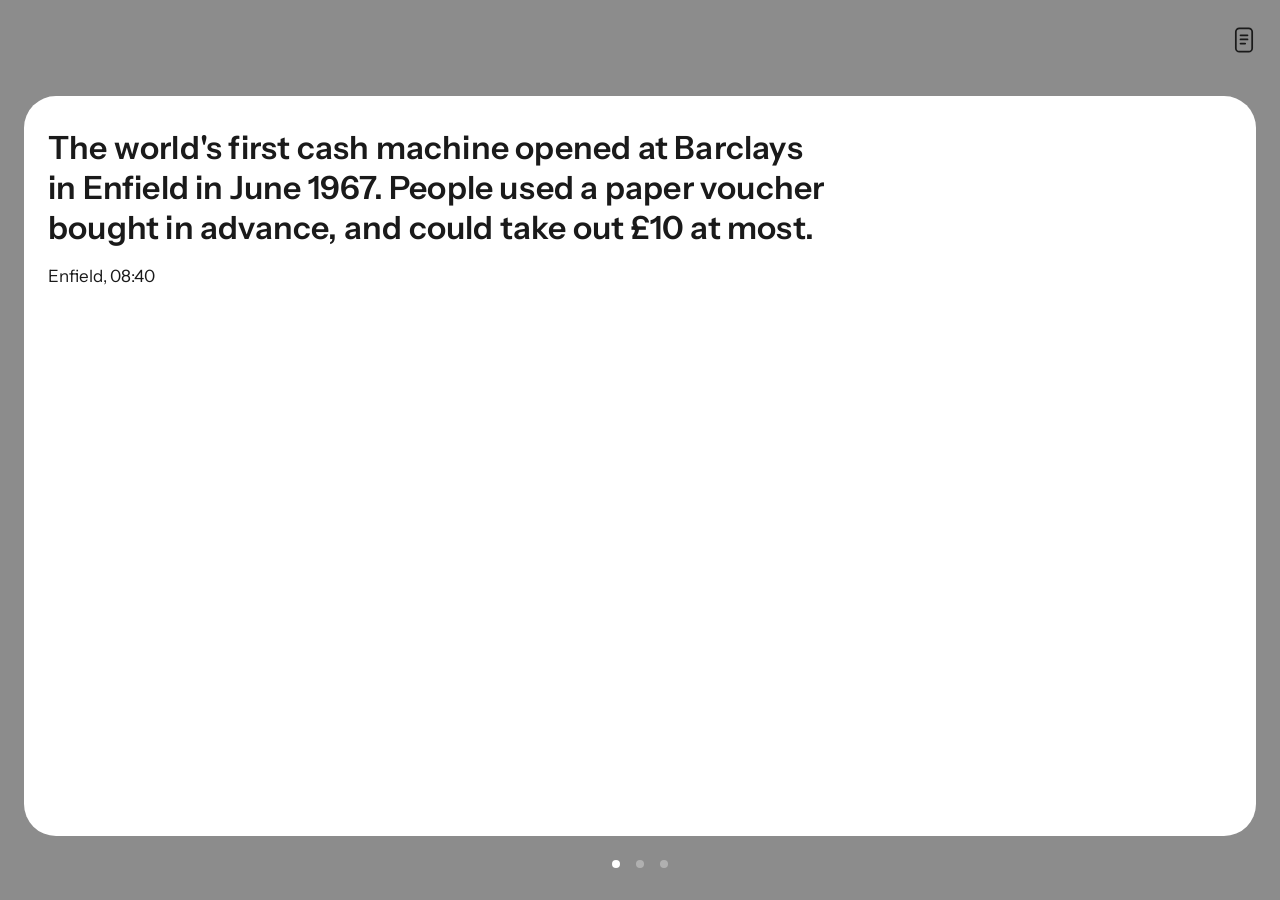
<file: app/src/main/assets/web/index.html>
<!DOCTYPE html>
<html lang="en">
<head>
<meta charset="utf-8">
<meta name="viewport" content="width=device-width, initial-scale=1, maximum-scale=1, user-scalable=no">
<title>Forn</title>
<style>
/* Forn's app screen: the rings, with tonight's cards on top. Ported from the second browser prototype (18 Nov).
   Runs offline in the app's WebView: Instrument Sans and three.js are bundled next to this file. */
@font-face { font-family: "Instrument Sans"; src: url("instrument_sans.ttf"); font-weight: 400 700; }
:root {
  --ink: #1A1A1A;
  --ink-soft: #1A1A1A; /* 18 Nov: all body text black, same as --ink */
  --font: "Instrument Sans", system-ui, sans-serif;
}
* { box-sizing: border-box; -webkit-tap-highlight-color: transparent; }
html, body { height: 100%; margin: 0; background: #FFFFFF; font-family: var(--font); color: var(--ink); overflow: hidden; }
button { font-family: var(--font); }
#gl { position: fixed; inset: 0; width: 100%; height: 100%; touch-action: none; display: block; }
.icon-btn { position: fixed; top: 16px; right: 12px; width: 48px; height: 48px; border: 0; border-radius: 24px; background: transparent; color: var(--ink); display: grid; place-items: center; z-index: 2; }
.tally { position: fixed; left: 24px; right: 24px; bottom: 24px; margin: 0; font-size: 17px; line-height: 24px; color: var(--ink); pointer-events: none; text-wrap: pretty; z-index: 1; /* plain ink: where a ball sits under it, the text bleeds into the black (Tony, 19 Nov) */ transition: opacity 300ms ease; }
.tally strong { display: block; margin-bottom: 16px; font-size: 32px; line-height: 40px; font-weight: 600; color: inherit; letter-spacing: 0.2px; }
body.carded .tally { opacity: 0; }

/* Cards: white, on the 3D view under a dim scrim. A plain stack: the next card is just there. */
#cards { position: fixed; inset: 0; z-index: 4; background: rgba(26,26,26,0.5); padding: 96px 24px 24px; display: flex; flex-direction: column; transition: opacity 300ms ease; }
#cards.gone { opacity: 0; pointer-events: none; }
#cards.wait { opacity: 0; pointer-events: none; } /* 9pm: the dust gathers first, then the cards fade in */
#cards[hidden] { display: none; }
.deck { position: relative; flex: 1; }
.card { position: absolute; inset: 0; border-radius: 32px; background: #FFFFFF; color: var(--ink); padding: 32px 24px 24px; display: flex; flex-direction: column; touch-action: none; user-select: none; will-change: transform; }
.card h2 { margin: 0; font-size: 32px; line-height: 40px; font-weight: 600; letter-spacing: 0.2px; text-wrap: balance; }
.card p { margin: 16px 0 0; font-size: 17px; line-height: 24px; color: var(--ink-soft); text-wrap: pretty; }
.card .grow { flex: 1; min-height: 24px; } /* 27 Nov: the place line never touches the buttons */
.pips { display: flex; gap: 8px; justify-content: center; height: 8px; margin-top: 24px; }
.pips i { width: 8px; height: 8px; border-radius: 4px; background: rgba(255,255,255,0.32); }
.pips i.now { background: #FFFFFF; }
/* Tonight's pips are buttons too (22 Nov): 24px to tap, the same 8px dot inside. */
#pips { gap: 0; height: 24px; margin-top: 16px; }
#pips button { width: 24px; height: 24px; padding: 8px; border: 0; background: none; }
#pips button i { display: block; }

/* A reopened find: same card, same scrim. */
.peek { position: fixed; inset: 0; z-index: 5; padding: 96px 24px 24px; background: rgba(26,26,26,0.5); display: none; }
.peek.on { display: flex; flex-direction: column; }
.peek .card { position: relative; inset: auto; flex: 1; touch-action: pan-y; }
.pill { height: 64px; width: 100%; border-radius: 999px; border: 1px solid var(--ink); background: transparent; color: var(--ink); font: 600 17px/24px var(--font); }
.pill + .pill { margin-top: 16px; }

/* How it works: a full page with a back arrow, as Relay's settings. */
.page { position: fixed; inset: 0; z-index: 6; background: #FFFFFF; color: var(--ink); overflow-y: auto; padding: 16px 24px 48px; display: none; }
.page.on { display: block; }
.page .head { display: flex; align-items: center; gap: 4px; margin: 0 0 0 -12px; }
.page .back { width: 48px; height: 48px; border: 0; border-radius: 24px; background: transparent; color: var(--ink); display: grid; place-items: center; }
.page h2 { margin: 0; font-size: 20px; line-height: 28px; font-weight: 600; letter-spacing: 0.2px; }
.page section { margin-top: 24px; }
.page h3 { margin: 0; font-size: 17px; line-height: 24px; font-weight: 600; }
.page p { margin: 8px 0 0; font-size: 17px; line-height: 24px; color: var(--ink-soft); text-wrap: pretty; }
.page .pills { margin-top: 16px; }
.page .lbl { margin-top: 16px; color: var(--ink); font-size: 15px; line-height: 20px; }
.seg { display: flex; flex-wrap: wrap; gap: 8px; margin-top: 8px; }
.seg button { height: 40px; padding: 0 16px; border-radius: 20px; border: 1px solid var(--ink); background: transparent; color: var(--ink); font: 600 15px/1 var(--font); }
.seg button[aria-pressed="true"] { background: var(--ink); color: #FFFFFF; }
.pill[hidden] { display: none; }
.pill[hidden] + .pill { margin-top: 0; }
@media (prefers-reduced-motion: reduce) { .card { transition: none !important; } }
</style>
</head>
<body>
<canvas id="gl"></canvas>
<button type="button" class="icon-btn" id="how" aria-label="How it works"><svg width="28" height="28" viewBox="0 0 24 24" aria-hidden="true"><rect x="5" y="2" width="14" height="20" rx="3" fill="none" stroke="currentColor" stroke-width="1.5"/><path d="M9 8h6M9 11.5h6M9 15h4" fill="none" stroke="currentColor" stroke-width="1.5" stroke-linecap="round"/></svg></button>
<p class="tally" id="tally"></p>

<div class="peek" id="peek" role="dialog" aria-label="A find">
  <article class="card"><h2 id="peekFact"></h2><p id="peekMeta"></p><div class="grow"></div><button type="button" class="pill" id="peekMore">Tell me more</button><button type="button" class="pill" id="peekClose">Close</button></article>
  <div class="pips" id="peekPips" aria-hidden="true"></div>
</div>

<div id="cards" role="dialog" aria-label="Tonight's finds" hidden>
  <div class="deck" id="deck"></div>
  <div class="pips" id="pips" aria-hidden="true"></div>
</div>

<div class="page" id="sheet" role="dialog" aria-label="How it works">
  <div class="head"><button type="button" class="back" id="sheetClose" aria-label="Back"><svg viewBox="0 -960 960 960" width="28" height="28" fill="currentColor" aria-hidden="true"><path d="m274-450 227 227q9 9 9 21t-9 21q-9 9-21 9t-21-9L181-459q-5-5-7-10t-2-11q0-6 2-11t7-10l278-278q9-9 21-9t21 9q9 9 9 21t-9 21L274-510h496q13 0 21.5 8.5T800-480q0 13-8.5 21.5T770-450H274Z"/></svg></button><h2>How it works</h2></div>
  <section><h3>Go about your day</h3><p>Forn notices the places you pass: near, under or over. At 9pm it tells you the best of them. Up to five, fewer on a quiet day. Anything you pass after 9pm counts towards tomorrow.</p></section>
  <section><h3>Dust</h3><p>Every place you pass leaves dust on that day's ring: history you haven't uncovered yet. Lots of dust means you walked through lots of history.</p></section>
  <section><h3>Balls</h3><p>Each night Forn uncovers up to five places, and they become black balls. Tap one to read it again. Pass the dusty places again to uncover more. One ring for each day, today in the middle.</p></section>
  <section><h3>What it needs</h3><p>Your location, all the time, so it knows what you passed with your phone in your pocket. Notifications, for 9pm.</p></section>
  <section><h3>Tell me more</h3><p>Tap a ball, then Tell me more. It hands a question about that place to the app you pick: your AI, a search or your notes.</p></section>
  <section><h3>Privacy</h3><p>No track of where you went. It only notes the places you passed and when. Nothing leaves your phone, unless you share a place with Tell me more.</p></section>
  <section id="testing"><h3>Testing</h3><p id="testInfo"></p>
    <div class="pills"><button type="button" class="pill" id="walkBtn"></button><button type="button" class="pill" id="sixBtn"></button><button type="button" class="pill" id="dataBtn">Send my data</button></div>
  </section>
  <section><h3>About</h3><p>Facts written from Historic England<span id="hes">, Historic Environment Scotland</span> and local history sources. Font: Instrument Sans (SIL OFL). Back icon: Material Symbols (Apache 2.0).<span id="buildNo"></span></p>
    <div class="pills"><button type="button" class="pill" id="feedbackBtn">Give feedback</button><button type="button" class="pill" id="privacyBtn">Privacy policy</button></div>
  </section>
</div>

<script>
// Test aid: if the page breaks, say so on screen instead of showing a blank white page.
window.onerror = (m, s, l) => { const t = document.getElementById("tally"); if (t) t.innerHTML = "<strong>Something broke</strong>" + String(m).replace(/</g, "&lt;") + " (line " + l + ")"; };
</script>
<script src="three.js"></script>
<script>
/* ---------- Data from the phone ---------- */
// Forn (the app) gives: today's day key, the finds uncovered so far, tonight's cards (until paged through) and the dust:
// every place passed, by day and time, except where it was uncovered that night (22 Nov).
// Opened in a browser without the app, it plays an example 9pm: today's dust gathers into three balls, the cards
// page through, then it pulls back to a month of example rings. Reload to play it again.
const N = window.Forn || (() => {
  const t = new Date(), key = d => { const x = new Date(t); x.setDate(x.getDate() - d); return x.getFullYear() + '-' + String(x.getMonth() + 1).padStart(2, '0') + '-' + String(x.getDate()).padStart(2, '0'); };
  const at = (d, h) => { const x = new Date(t); x.setDate(x.getDate() - d); x.setHours(Math.floor(h), Math.round((h % 1) * 60), 0, 0); return x.getTime(); };
  const tonight = [{"id": "first-atm", "fact": "The world's first cash machine opened at Barclays in Enfield in June 1967. People used a paper voucher bought in advance, and could take out \u00a310 at most.", "place": "Barclays, Enfield"}, {"id": "duck-island-bombs", "fact": "Duck Island in St James's Park was home to the park's bird keeper. In 1894 it was also chosen as a safe spot to defuse terrorist bombs found in Westminster.", "place": "Duck Island, St James's Park"}, {"id": "bomber-command-roof", "fact": "The roof of the Bomber Command Memorial in Green Park is made from a Halifax bomber that crashed in Belgium in 1944. It was pulled out of a swamp in 1997.", "place": "Green Park"}], hours = [8.67, 13.2, 17.9];
  const finds = tonight.map((f, i) => ({ ...f, day: key(0), at: at(0, hours[i]) }));
  const dust = [7.6, 9.4, 11.6, 15.4, 16.5, 19.6, 20.4].map((h, i) => ({ id: 'ex-today-' + i, day: key(0), at: at(0, h) }));
  let seed = 11; const r = () => { seed = (seed * 16807) % 2147483647; return (seed - 1) / 2147483646; };
  const hour = () => { const k = r(); return k < 0.4 ? 8 + r() * 1.2 : k < 0.75 ? 17.5 + r() * 1.5 : k < 0.9 ? 12.5 + r() : 7 + r() * 15; };
  for (let d = 1; d <= 30; d++) {
    if (r() > 0.7) continue; // a day at home: nothing passed
    const told = r() < 0.6 ? 1 + Math.floor(r() * 2) : 0, left = Math.floor(r() * 5);
    for (let i = 0; i < told; i++) finds.push({ id: 'ex-' + d + '-' + i, fact: 'An example find. Yours will hold a fact about somewhere you passed that day.', place: 'Example', day: key(d), at: at(d, hour()) });
    for (let i = 0; i < left; i++) dust.push({ id: 'ex-dust-' + d + '-' + i, day: key(d), at: at(d, hour()) });
  }
  let seen = false;
  return {
    state: () => JSON.stringify({ today: key(0), finds, dust, cards: seen ? [] : tonight.map(f => f.id), recording: false, saved: '' }),
    seen: () => { seen = true; }, tellNow: () => {}, record: () => '', share: t => console.log('share:', t),
  };
})();
let S = JSON.parse(N.state());
const DAY = 864e5;
const dayDate = key => { const [y, m, d] = key.split('-').map(Number); return new Date(y, m - 1, d); };
const dayIndex = key => Math.round((dayDate(S.today) - dayDate(key)) / DAY);
const fmtDate = (key, at) => {
  const d = dayDate(key).toLocaleDateString('en-GB', { weekday: 'short', day: 'numeric', month: 'short' });
  return at ? d + ', ' + new Date(at).toLocaleTimeString('en-GB', { hour: '2-digit', minute: '2-digit' }) : d;
};

const reduce = matchMedia('(prefers-reduced-motion: reduce)').matches;
/* ---------- Cards ---------- */
// No verdict (22 Nov): tonight's cards just page. Swipe left or tap for the next, swipe right for the one before,
// or tap a pip. Past the last card they're done, and the view pulls back to the whole.
const deck = document.getElementById('deck'), pips = document.getElementById('pips'), cardsEl = document.getElementById('cards');
let CARDS = [], idx = 0, hold = false;
function esc(s) { return String(s).replace(/[&<>"]/g, c => ({ '&': '&amp;', '<': '&lt;', '>': '&gt;', '"': '&quot;' }[c])); }
const nb = s => s.replace(/-/g, '\u2011'); // hyphenated words never break
// Cards show just the area (22 Nov): Barclays, Enfield is Enfield; 145 Piccadilly is Piccadilly. The full place
// still goes into Tell me more, where the detail helps.
const area = p => String(p).split(',').pop().trim().replace(/^\d+[a-z]?\s+/i, '');
function renderCard() {
  const f = CARDS[idx], el = document.createElement('article');
  el.className = 'card';
  el.innerHTML = `<h2>${nb(esc(f.fact))}</h2><p>${esc(area(f.place))}${f.at ? ', ' + new Date(f.at).toLocaleTimeString('en-GB', { hour: '2-digit', minute: '2-digit' }) : ''}</p>`;
  el.setAttribute('aria-label', `Find ${idx + 1} of ${CARDS.length}. Swipe or tap for the next one.`);
  deck.innerHTML = ''; deck.appendChild(el); wire(el);
  pips.innerHTML = CARDS.length > 1 ? CARDS.map((_, i) => `<button type="button" aria-label="Find ${i + 1} of ${CARDS.length}"><i class="${i === idx ? 'now' : ''}"></i></button>`).join('') : '';
}
function page(n) { if (n < 0) return; if (n >= CARDS.length) { finish(); return; } idx = n; renderCard(); }
pips.addEventListener('click', e => { const b = e.target.closest('button'); if (b) page([...pips.children].indexOf(b)); });
function wire(el) {
  let x0 = null, y0 = 0;
  el.addEventListener('pointerdown', e => { x0 = e.clientX; y0 = e.clientY; });
  el.addEventListener('pointerup', e => {
    if (x0 == null) return; const dx = e.clientX - x0, dy = e.clientY - y0; x0 = null;
    if (Math.abs(dx) > 48 && Math.abs(dx) > Math.abs(dy)) page(idx + (dx < 0 ? 1 : -1));
    else if (Math.hypot(dx, dy) < 10) page(idx + 1);
  });
  el.addEventListener('pointercancel', () => { x0 = null; });
}
function finish() {
  if (!hold) return; hold = false; N.seen(S.today);
  cardsEl.classList.add('gone'); document.body.classList.remove('carded');
  if (pull) pull.start = performance.now() + 300; else controls.autoRotate = true;
  setTimeout(() => { cardsEl.hidden = true; }, 300);
}
function openCards() {
  CARDS = (S.cards || []).map(id => S.finds.find(f => f.id === id)).filter(Boolean);
  if (!CARDS.length) { cardsEl.hidden = true; document.body.classList.remove('carded'); hold = false; return false; }
  idx = 0; cardsEl.hidden = false; cardsEl.classList.remove('gone'); cardsEl.classList.add('wait'); document.body.classList.add('carded');
  renderCard(); hold = true;
  setTimeout(() => cardsEl.classList.remove('wait'), reduce ? 0 : 2000); // the dust gathers into balls first
  return true;
}

/* ---------- Rings ---------- */
// Today in the centre, older days ripple outwards. A ball's angle is the time you passed it, like a clock face.
// Dust (22 Nov) is what you pass: every place passed leaves a pinch of round specks on that day's ring, by the time
// you passed it. At 9pm the uncovered places' dust pulls together into flat black balls. One round shape, two scales.
const canvas = document.getElementById('gl');
const renderer = new THREE.WebGLRenderer({ canvas, antialias: true });
renderer.setPixelRatio(Math.min(devicePixelRatio, 2));
const scene = new THREE.Scene(); scene.background = new THREE.Color('#FFFFFF');
const camera = new THREE.PerspectiveCamera(35, 1, 0.05, 4000);
const SPH = new THREE.SphereGeometry(1, 40, 28);
const MAT_YES = new THREE.MeshBasicMaterial({ color: 0x1A1A1A });
const controls = new THREE.OrbitControls(camera, canvas);
controls.enableDamping = true; controls.dampingFactor = 0.08; controls.autoRotateSpeed = 0.5; controls.enablePan = true; controls.screenSpacePanning = false; // two fingers move across the rings (19 Nov), kept within the disc
let panR = 2, idleT = null, group = null, balls = [], gathers = [], reveal = [], gatherAt = 0, pull = null, nDays = 1, freeK = 1;
controls.addEventListener('start', () => { controls.autoRotate = false; endPull(); clearTimeout(idleT); homing = null; });
controls.addEventListener('end', idleHome);
// Back home (22 Nov): moved, zoomed or tilted out of reach, the view eases back to the whole disc after 6 seconds
// untouched, then the slow spin carries on. Never while a card or How it works is open. Double-tap goes now.
let home = null, homing = null;
function idleHome() { clearTimeout(idleT); idleT = setTimeout(goHome, 6000); }
function goHome() {
  if (!home || hold || pull || document.getElementById('peek').classList.contains('on') || document.getElementById('sheet').classList.contains('on')) return;
  const sp = new THREE.Spherical().setFromVector3(camera.position.clone().sub(controls.target));
  homing = { t0: performance.now(), target: controls.target.clone(), r: sp.radius, phi: sp.phi, theta: sp.theta, dur: reduce ? 0.001 : 1.6 };
  controls.autoRotate = false;
}
const R_BALL = 0.12, PINCH = 70, REACH = 0.32, STEP = 0.48; // 19 Nov: smaller balls, wider rings, so neighbouring days never cover each other at the tilt
const centre = new THREE.Vector3();
// Ring radii: oldest day at the core, today outside. A day with a find gets a full ring width; an empty day gets
// a full, thin or no ring (Try it out decides; the real app uses full for now).
let RR = [], HAS = new Set(), emptyMode = 'full', todayWait = false;
function ringR(day) { return RR[day] ?? 0.5; }
function layoutRings() {
  // Today in the centre, older days ripple outwards (19 Nov; was newest outside like a real tree). So the app always
  // opens on the same spot and today's balls sit close together. Before 9pm today takes no ring, so yesterday is the middle.
  RR = new Array(nDays); let r = 0.5;
  for (let d = 0; d < nDays; d++) {
    RR[d] = r;
    const w = d === 0 && todayWait ? 0 : HAS.has(d) || d === 0 ? STEP : emptyMode === 'thin' ? STEP * 0.35 : emptyMode === 'none' ? 0 : STEP;
    r += w;
  }
}
function rng(seed) { return () => { seed = (seed * 16807) % 2147483647; return (seed - 1) / 2147483646; }; }
// A well-mixed hash (FNV-1a plus a final scramble), so ids that differ by one character land far apart.
// The old one gave neighbouring days almost the same angle, so finds lined up in streaks (fixed 18 Nov).
function seedOf(s) {
  let h = 2166136261;
  for (const ch of s) { h ^= ch.charCodeAt(0); h = Math.imul(h, 16777619); }
  h ^= h >>> 15; h = Math.imul(h, 2246822507); h ^= h >>> 13; h = Math.imul(h, 3266489909); h ^= h >>> 16;
  return (h >>> 0) % 2147483646 + 1;
}
// Ring weight: 0 day (dotted hairline), 1 week (Monday), 2 month (the 1st), 3 year (1 January).
// Regular rings (19 Nov): every 7th day a week ring (Mondays), every 4th week a thicker one, every 13th of those
// (52 weeks) the year ring. Counted from Monday 29 Dec 2025 (start of 2026's week 1), so the year ring lands at New Year.
const EPOCH = new Date(2025, 11, 29);
function rankOf(d) { const t = new Date(dayDate(S.today)); t.setDate(t.getDate() - d); if (t.getDay() !== 1) return 0;
  const w = Math.round((t - EPOCH) / 6048e5), m = ((w % 52) + 52) % 52; return m === 0 ? 3 : m % 4 === 0 ? 2 : 1; }
// Round dust (18 Nov): points draw as squares by default, so each particle uses a small round sprite.
const DOT = (() => { const c = document.createElement('canvas'); c.width = c.height = 64; const x = c.getContext('2d');
  x.fillStyle = '#FFFFFF'; x.beginPath(); x.arc(32, 32, 30, 0, Math.PI * 2); x.fill(); return new THREE.CanvasTexture(c); })();
const RING_COL = [0xC8C8C8, 0xA8A8A8, 0x6A6A6A, 0x1A1A1A], RING_W = [0, 0.015, 0.035, 0.08];
// Shared ring materials, so the level of detail (lod, below) can fade a whole kind of ring at once.
const TODAY_MAT = new THREE.LineDashedMaterial({ color: RING_COL[0], dashSize: 0.03, gapSize: 0.07 });
const LINE_MAT = RING_COL.map((c, k) => k === 0 ? new THREE.LineDashedMaterial({ color: c, dashSize: 0.03, gapSize: 0.07, transparent: true }) : new THREE.LineBasicMaterial({ color: c, transparent: true }));
const BAND_MAT = RING_COL.map(c => new THREE.MeshBasicMaterial({ color: c, side: THREE.DoubleSide, transparent: true }));
// Level of detail (18 Nov, after Tony saw a shimmer zoomed out): rings packed closer than a few pixels beat
// against the screen's pixel grid (moire). So fine rings fade as they crowd: day rings first, then Mondays.
// Bands thinner than a pixel hide and leave their hairline, which always draws at one pixel. Today's ring stays.
const PERIOD = [1, 7, 28, 364];
function lod() {
  const dist = camera.position.distanceTo(controls.target) || 1;
  const ppu = innerHeight / (2 * dist * Math.tan(THREE.MathUtils.degToRad(camera.fov) / 2)); // CSS px per unit at the focus
  const fade = px => Math.max(0, Math.min(1, (px - 4) / 4)); // gone under 4px apart, full from 8px
  for (let k = 0; k < 4; k++) {
    const a = k === 3 ? 1 : fade(STEP * PERIOD[k] * ppu);
    LINE_MAT[k].opacity = a; LINE_MAT[k].visible = a > 0.01;
    BAND_MAT[k].opacity = a; BAND_MAT[k].visible = a > 0.01 && RING_W[k] * ppu * renderer.getPixelRatio() >= 1;
  }
}
function ringLoop(R, rank, today) {
  const segs = Math.min(1024, Math.max(96, Math.round(R * 6))), pts = [];
  for (let i = 0; i <= segs; i++) { const a = i / segs * Math.PI * 2; pts.push(new THREE.Vector3(Math.cos(a) * R, 0, Math.sin(a) * R)); }
  const line = new THREE.Line(new THREE.BufferGeometry().setFromPoints(pts), rank === 0 ? (today ? TODAY_MAT : LINE_MAT[0]) : LINE_MAT[rank]);
  if (rank === 0) line.computeLineDistances();
  return line;
}
function guides() {
  for (let d = 0; d < nDays; d++) {
    let rank = rankOf(d);
    if (emptyMode === 'none' && !HAS.has(d) && d !== 0 && rank < 2) continue; // no ring for an empty day; month and year rings stay
    if (d === 0 && todayWait) continue; // today's ring only appears once tonight's finds land (19 Nov)
    const g = new THREE.Group(), R = ringR(d);
    g.add(ringLoop(R, rank, d === 0));
    if (rank) {
      const m = new THREE.Mesh(new THREE.RingGeometry(R - RING_W[rank] / 2, R + RING_W[rank] / 2, Math.min(1024, Math.max(96, Math.round(R * 6)))), BAND_MAT[rank]);
      m.rotation.x = -Math.PI / 2; m.userData.ring = true; g.add(m);
    }
    g.userData.day = d; group.add(g); reveal.push(g);
  }
}
// Where a ball sits on its day's ring (19 Nov): its angle is the time you passed the place, like a clock face
// (midnight at the top), so a regular commute shows as a lane through the years. A small seeded nudge stops ruler-
// straight lines, and balls too close on the same ring are pushed apart so they never overlap. No time (examples,
// old data): a seeded angle. Positions only; nothing stored changes.
const TAU = Math.PI * 2, GAP = 0.34; // GAP: centre to centre along the ring, a little over a ball's width
function placeDay(list) {
  const R = ringR(list[0].d), out = new Map();
  const items = list.map(f => {
    const r = rng(seedOf(f.id + 'at'));
    let th;
    if (f.at) { const t = new Date(f.at); th = ((t.getHours() * 60 + t.getMinutes()) / 1440) * TAU - Math.PI / 2 + (r() - 0.5) * 0.12; }
    else th = r() * TAU;
    return { f, th: ((th % TAU) + TAU) % TAU, y: (r() - 0.5) * 0.08 };
  }).sort((a, b) => a.th - b.th);
  const g = GAP / R, n = items.length;
  if (n * g >= TAU) items.forEach((it, i) => { it.th = items[0].th + i * TAU / n; }); // too many: share the ring evenly
  else if (n > 1) {
    // Fan clusters out from their middle (19 Nov): balls passed close in time spread evenly either side of that
    // time, a gap apart, keeping their order. Start after the widest empty stretch so no cluster straddles the cut.
    let cut = 0, widest = -1;
    for (let i = 0; i < n; i++) { const gap = (i + 1 < n ? items[i + 1].th : items[0].th + TAU) - items[i].th; if (gap > widest) { widest = gap; cut = i + 1; } }
    const seq = items.slice(cut).concat(items.slice(0, cut).map(it => ({ ...it, th: it.th + TAU, orig: it })));
    const want = seq.map(it => it.th);
    let blocks = seq.map((_, i) => ({ a: i, b: i }));
    const centre = bl => { let m = 0; for (let i = bl.a; i <= bl.b; i++) m += want[i]; return m / (bl.b - bl.a + 1); };
    const lo = bl => centre(bl) - (bl.b - bl.a) * g / 2, hi = bl => centre(bl) + (bl.b - bl.a) * g / 2;
    for (let merged = true; merged;) {
      merged = false;
      for (let i = 0; i + 1 < blocks.length; i++) if (hi(blocks[i]) + g > lo(blocks[i + 1])) { blocks.splice(i, 2, { a: blocks[i].a, b: blocks[i + 1].b }); merged = true; break; }
    }
    if (blocks.length > 1 && hi(blocks[blocks.length - 1]) + g > lo(blocks[0]) + TAU) blocks = [{ a: 0, b: n - 1 }]; // touching across the cut: one fan
    blocks.forEach(bl => { const s0 = lo(bl); for (let i = bl.a; i <= bl.b; i++) (seq[i].orig || seq[i]).th = s0 + (i - bl.a) * g; });
  }
  items.forEach(it => out.set(it.f.id, new THREE.Vector3(Math.cos(it.th) * R, it.f.d === 0 ? 0 : it.y, Math.sin(it.th) * R)));
  return out;
}
// Drift (18 Nov): every speck floats slowly like dust in still air. Done on the graphics chip (vertex shader),
// so a year of dust costs the same as still dust. One shared clock; each speck has its own phase, speed and reach.
const DRIFT_T = { value: 0 };
function driftMat(m) {
  m.onBeforeCompile = sh => {
    sh.uniforms.uDrift = DRIFT_T;
    sh.vertexShader = 'attribute vec4 seed;\nuniform float uDrift;\n' + sh.vertexShader.replace('#include <begin_vertex>',
      `#include <begin_vertex>
      float tt = uDrift * seed.y;
      transformed += vec3(sin(tt + seed.x), 0.6 * sin(tt * 0.8 + seed.w), cos(tt * 0.9 + seed.x)) * seed.z;`);
  };
  m.customProgramCacheKey = () => 'drift';
  return m;
}
// A pinch of dust (22 Nov, same as the landing page): 70 small round specks around the place, not a full burst.
function pinch(pos, r, ends, seeds) {
  for (let i = 0; i < PINCH; i++) {
    const u = r() * 2 - 1, th = r() * TAU, s = Math.sqrt(1 - u * u), d = REACH * (0.25 + Math.pow(r(), 0.7) * 0.75);
    ends.push(pos.x + s * Math.cos(th) * d, pos.y + u * d, pos.z + s * Math.sin(th) * d);
    seeds.push(r() * 6.283, 0.25 + r() * 0.5, 0.02 + r() * 0.04, r() * 6.283);
  }
}
function specks(pos, seeds) {
  const geo = new THREE.BufferGeometry();
  geo.setAttribute('position', new THREE.BufferAttribute(new Float32Array(pos), 3));
  geo.setAttribute('seed', new THREE.BufferAttribute(new Float32Array(seeds), 4));
  // Solid light grey, no opacity: overlapping specks merge into one flat grey (19 Nov).
  const pts = new THREE.Points(geo, driftMat(new THREE.PointsMaterial({ color: 0xC8C8C8, size: 0.022, map: DOT, alphaTest: 0.5 })));
  group.add(pts); return pts;
}
// Where a pinch sits: the clock-face angle of the time you passed, with the same small nudge as a ball. No fanning:
// dust can overlap, that's what dust does.
function dustPos(x) {
  const r = rng(seedOf(x.id + x.day + 'at')), R = ringR(x.d);
  let th;
  if (x.at) { const t = new Date(x.at); th = ((t.getHours() * 60 + t.getMinutes()) / 1440) * TAU - Math.PI / 2 + (r() - 0.5) * 0.12; }
  else th = r() * TAU;
  return new THREE.Vector3(Math.cos(th) * R, x.d === 0 ? 0 : (r() - 0.5) * 0.08, Math.sin(th) * R);
}
function endPull() {
  if (!pull) return; pull = null;
  reveal.forEach(o => { o.visible = o.userData.day >= 0; });
  controls.target.copy(centre); controls.autoRotate = true;
}
function fit(reach) {
  const t = Math.tan(THREE.MathUtils.degToRad(camera.fov) / 2), vf = Math.atan(t * freeK), hf = Math.atan(t * camera.aspect);
  return reach * 1.15 / Math.sin(Math.min(vf, hf));
}

/* Try it out removed 18 Nov (Scotland test): demo stays off. */
let demo = false, DEMO = null;
const OPT = { span: 182, kept: 50, busy: 'normal', empty: 'full' };
const POOL = ['Stane Street', 'Leadenhall Market', 'Chanctonbury Ring', 'Box Hill', 'Richmond Park', 'Kingston', 'Wimbledon Common',
  'Merton Priory', 'Leith Hill', 'Southwark', 'Ranmore Common', 'Cannon Hill Common', 'Beverley Brook', 'Portlethen Moss', 'Aberdeen harbour'];
function keyFor(d) { const t = dayDate(S.today); t.setDate(t.getDate() - d); return t.getFullYear() + '-' + String(t.getMonth() + 1).padStart(2, '0') + '-' + String(t.getDate()).padStart(2, '0'); }
// Example times (19 Nov): mostly a morning and an evening commute plus a lunchtime walk, so the clock-face angles show lanes.
function demoAt(d, r) {
  const t = dayDate(keyFor(d)), k = r(), h = k < 0.4 ? 8 + r() * 1.2 : k < 0.75 ? 17.5 + r() * 1.5 : k < 0.9 ? 12.5 + r() : 7 + r() * 15;
  t.setHours(Math.floor(h), Math.floor((h % 1) * 60)); return t.getTime();
}
function demoFinds() {
  const r = rng(7), finds = [], dust = [];
  const pDay = { quiet: 0.2, normal: 0.55, busy: 0.9 }[OPT.busy], most = { quiet: 1, normal: 2, busy: 5 }[OPT.busy];
  for (let d = OPT.span; d >= 1; d--) {
    if (r() > pDay + 0.2) continue; // a day at home
    const n = r() < OPT.kept / 100 ? 1 + Math.floor(r() * most) : 0, left = Math.floor(r() * 4);
    for (let i = 0; i < n; i++) {
      const place = POOL[Math.floor(r() * POOL.length)];
      finds.push({ id: 'demo-' + d + '-' + i, place, fact: 'An example find. Yours will hold a fact about somewhere you passed that day.', day: keyFor(d), at: demoAt(d, r) });
    }
    for (let i = 0; i < left; i++) dust.push({ id: 'demo-dust-' + d + '-' + i, day: keyFor(d), at: demoAt(d, r) });
  }
  return { finds, dust };
}
const spanName = d => ({ 182: 'Six months', 30: 'One month', 120: 'Four months', 365: 'One year', 1461: 'Four years' }[d]);

function build() {
  if (group) { scene.remove(group); group.traverse(o => { if (o.isPoints || o.isLine || o.userData.ring) { o.geometry.dispose(); o.material.dispose(); } }); }
  group = new THREE.Group(); scene.add(group); balls = []; gathers = []; reveal = []; pull = null;
  if (demo && !DEMO) DEMO = demoFinds();
  const finds = (demo ? S.finds.concat(DEMO.finds) : S.finds).map(f => ({ ...f, d: dayIndex(f.day) })).filter(f => f.d >= 0);
  const dust = (demo ? (S.dust || []).concat(DEMO.dust) : S.dust || []).map(x => ({ ...x, d: dayIndex(x.day) })).filter(x => x.d >= 0); // passes after 9pm wait for tomorrow's ring
  nDays = Math.max(1, demo ? OPT.span + 1 : 1, ...finds.map(f => f.d + 1), ...dust.map(x => x.d + 1));
  emptyMode = demo ? OPT.empty : 'full';
  HAS = new Set(finds.map(f => f.d).concat(dust.map(x => x.d)));
  // Today's ring appears with its first dust (22 Nov), and from 9pm whatever happened (22 Nov, Tony: an empty day
  // still gets its ring once the evening's been told; until noon the evening is still today, as in Web.kt).
  const hr = new Date().getHours();
  todayWait = !HAS.has(0) && HAS.size > 0 && !(hr >= 21 || hr < 12);
  layoutRings();
  guides();
  const nine = hold; // tonight's cards are waiting: play the gather first
  const today = finds.filter(f => f.d === 0), focus = new THREE.Vector3(), todayPos = [];
  let maxR = Math.max(0.5, ...RR.filter(x => x != null));
  const byDay = new Map(); finds.forEach(f => { if (!byDay.has(f.d)) byDay.set(f.d, []); byDay.get(f.d).push(f); });
  const POS = new Map(); byDay.forEach(list => placeDay(list).forEach((v, k) => POS.set(k, v)));
  finds.forEach(f => {
    const pos = POS.get(f.id);
    maxR = Math.max(maxR, pos.length());
    if (f.d === 0) { focus.add(pos.clone().divideScalar(today.length)); todayPos.push(pos); }
    const m = new THREE.Mesh(SPH, MAT_YES); m.scale.setScalar(R_BALL); m.position.copy(pos);
    m.userData = { f, day: f.d }; group.add(m); balls.push(m); reveal.push(m);
    // Tonight's finds start as their pinch of dust, which pulls together into the ball.
    if (nine && f.d === 0 && !reduce) {
      const ends = [], seeds = []; pinch(pos, rng(seedOf(f.id + 'dust')), ends, seeds);
      const start = new Float32Array(ends.length); for (let i = 0; i < start.length; i += 3) start.set([pos.x, pos.y, pos.z], i);
      const pts = specks(ends, seeds); pts.userData.day = 0; reveal.push(pts);
      m.visible = false; m.scale.setScalar(0.0001);
      gathers.push({ pts, ball: m, start, end: Float32Array.from(ends) });
    }
  });
  // Settled dust: one set of specks per day, so a year of dust stays cheap.
  const perDay = new Map();
  dust.forEach(x => {
    if (!perDay.has(x.d)) perDay.set(x.d, { ends: [], seeds: [] });
    const p = perDay.get(x.d); pinch(dustPos(x), rng(seedOf(x.id + x.day + 'dust')), p.ends, p.seeds);
  });
  perDay.forEach((p, d) => { const pts = specks(p.ends, p.seeds); pts.userData.day = d; reveal.push(pts); });
  gatherAt = performance.now();
  const weekday = dayDate(S.today).toLocaleDateString('en-GB', { weekday: 'long' });
  const passed = dust.filter(x => x.d === 0).length || dust.length;
  document.getElementById('tally').innerHTML = demo
    ? `<strong>${spanName(OPT.span)}</strong>An example of six months. Turn it off in How it works.`
    : !finds.length && !dust.length
    ? `<strong>${weekday}</strong>Nothing yet. Go about your day, and find out at 9pm.`
    : !finds.length
    ? `<strong>${weekday}</strong>Dust from ${passed} ${passed === 1 ? 'place' : 'places'} so far. Find out at 9pm.`
    : `<strong>${nDays === 1 ? weekday : todayWait && nDays === 2 ? dayDate(keyFor(1)).toLocaleDateString('en-GB', { weekday: 'long' }) : 'Your rings'}</strong>${finds.length} uncovered. The rest is dust, for now. Tap a ball to read it again.`;
  resize();
  const spread = Math.max(0, ...todayPos.map(p => p.distanceTo(focus)));
  const far = fit(Math.max(1.3, maxR + 0.5)), near = fit(Math.max(0.9, spread + 0.8));
  const dir = new THREE.Vector3(1, 1.3, 1).normalize();
  const live = nine && !reduce && today.length > 0 && far > near * 1.05;
  const from = live ? focus : centre;
  panR = maxR + 0.3;
  controls.target.copy(from); controls.minDistance = 1.5; controls.maxDistance = far * 1.6;
  camera.far = far * 4; camera.updateProjectionMatrix();
  camera.position.copy(from).add(dir.clone().multiplyScalar(live ? near : far)); controls.update();
  controls.autoRotate = !nine;
  home = { dist: far, phi: Math.acos(dir.y) }; homing = null;
  // The pull back waits for the cards; finish() starts it.
  pull = live ? { from: near, to: far, t0: from.clone(), start: Infinity, dur: 2.6 } : null;
  if (pull) reveal.forEach(o => { o.visible = o.userData.day === 0 && !gathers.some(g => g.ball === o); });
}

/* Tap a black ball: its card comes back, with the date and time. */
const ray = new THREE.Raycaster(), ptr = new THREE.Vector2();
let downAt = null, lastTap = 0;
canvas.addEventListener('pointerdown', e => { downAt = [e.clientX, e.clientY]; });
canvas.addEventListener('pointerup', e => {
  if (!downAt || Math.hypot(e.clientX - downAt[0], e.clientY - downAt[1]) > 6) return;
  const r = canvas.getBoundingClientRect();
  ptr.set(((e.clientX - r.left) / r.width) * 2 - 1, -((e.clientY - r.top) / r.height) * 2 + 1);
  ray.setFromCamera(ptr, camera);
  const hit = ray.intersectObjects(balls)[0];
  if (!hit) { const t = performance.now(); if (t - lastTap < 320) { lastTap = 0; clearTimeout(idleT); goHome(); } else lastTap = t; return; }
  showPeek(hit.object.userData.f, false);
  controls.autoRotate = false; endPull(); clearTimeout(idleT); homing = null;
});
// Reopened cards (19 Nov): swipe to step through that day's kept finds in time order without closing; the run stops at the day's last card. Right for earlier,
// left for later, like paging photos. The rings glide to each ball behind the scrim; dots show the day's finds.
let glide = null;
function keptInOrder() { return balls.map(m => m.userData.f).sort((a, b) => b.d - a.d || (a.at || 0) - (b.at || 0)); }
function showPeek(f, move) {
  peekFind = f;
  document.getElementById('peekFact').textContent = f.fact;
  document.getElementById('peekMeta').textContent = `${area(f.place)}, ${fmtDate(f.day, f.at)}`;
  document.getElementById('peekMore').hidden = String(f.id).startsWith('demo-'); // example finds open a placeholder card, nothing to ask about
  const day = keptInOrder().filter(g => g.d === f.d);
  document.getElementById('peekPips').innerHTML = day.length > 1 ? day.map(g => `<i${g === f ? ' class="now"' : ''}></i>`).join('') : '';
  document.getElementById('peek').classList.add('on');
  if (move) { const m = balls.find(b => b.userData.f === f); if (m) glide = m.position.clone(); }
}
(() => {
  const card = document.querySelector('#peek .card'); let sx = null, sy = 0;
  card.addEventListener('pointerdown', e => { if (e.target.closest('button')) return; sx = e.clientX; sy = e.clientY; });
  card.addEventListener('pointerup', e => {
    if (sx === null) return; const dx = e.clientX - sx, dy = e.clientY - sy; sx = null;
    if (Math.abs(dx) < 50 || Math.abs(dx) < Math.abs(dy)) return;
    const list = keptInOrder().filter(g => g.d === peekFind.d), i = list.indexOf(peekFind), j = i + (dx > 0 ? -1 : 1); // within the tapped day only: tap another ring to change day
    if (i >= 0 && j >= 0 && j < list.length) showPeek(list[j], true);
  });
  card.addEventListener('pointercancel', () => { sx = null; });
})();
// Tell me more: a ready-made question, handed to whatever app you pick (Android's share menu).
let peekFind = null;
document.getElementById('peekMore').addEventListener('click', () => {
  if (!peekFind) return;
  N.share(`Tell me more about ${peekFind.place} in the UK. I learned that: ${peekFind.fact} What else is worth knowing about it, and about what's nearby?`);
});
document.getElementById('peekClose').addEventListener('click', () => { document.getElementById('peek').classList.remove('on'); glide = null; controls.autoRotate = true; idleHome(); });

function resize() {
  const w = innerWidth, h = innerHeight; if (!w) return;
  renderer.setSize(w, h, false); camera.aspect = w / h;
  const top = 72, bottom = document.getElementById('tally').getBoundingClientRect().top - 24, freeH = Math.max(160, bottom - top);
  freeK = freeH / h;
  camera.setViewOffset(w, h, 0, h / 2 - (top + bottom) / 2, w, h);
  camera.updateProjectionMatrix();
}
addEventListener('resize', resize);

function tick(now) {
  requestAnimationFrame(tick);
  if (glide) { // ease the view to the ball of the card you swiped to
    const step = glide.clone().sub(controls.target).multiplyScalar(0.12);
    controls.target.add(step); camera.position.add(step);
    if (step.lengthSq() < 1e-8) glide = null;
  }
  // 9pm: tonight's pinches of dust pull together into their balls, then the cards fade in.
  if (gathers.length) {
    const k = Math.max(0, Math.min(1, ((now - gatherAt) / 1000 - 0.5) / 0.9)), ge = k * k * (3 - 2 * k);
    gathers.forEach(g => {
      const a = g.pts.geometry.attributes.position.array;
      for (let i = 0; i < a.length; i++) a[i] = g.end[i] + (g.start[i] - g.end[i]) * ge;
      g.pts.geometry.attributes.position.needsUpdate = true;
      g.pts.visible = ge < 0.97; g.ball.visible = ge > 0; g.ball.scale.setScalar(Math.max(0.0001, R_BALL * ge));
    });
    if (k >= 1) { gathers.forEach(g => { g.pts.visible = false; g.ball.scale.setScalar(R_BALL); g.pts.userData.day = -1; }); gathers = []; }
  }
  if (homing) {
    const k = Math.min(1, (now - homing.t0) / 1000 / homing.dur), e = k < 0.5 ? 4 * k * k * k : 1 - Math.pow(-2 * k + 2, 3) / 2;
    controls.target.lerpVectors(homing.target, centre, e);
    const r = homing.r * Math.pow(home.dist / homing.r, e), phi = homing.phi + (home.phi - homing.phi) * e;
    camera.position.copy(controls.target).add(new THREE.Vector3().setFromSphericalCoords(r, phi, homing.theta));
    if (k >= 1) { homing = null; controls.autoRotate = true; }
  }
  if (pull && now >= pull.start) {
    const k = Math.max(0, Math.min(1, (now - pull.start) / 1000 / pull.dur)), e = k < 0.5 ? 4 * k * k * k : 1 - Math.pow(-2 * k + 2, 3) / 2;
    const off = new THREE.Vector3().copy(camera.position).sub(controls.target).normalize();
    controls.target.lerpVectors(pull.t0, centre, e);
    camera.position.copy(controls.target).addScaledVector(off, pull.from * Math.pow(pull.to / pull.from, e));
    reveal.forEach(o => { o.visible = o.userData.day >= 0 && o.userData.day <= e * nDays; });
    if (k >= 1) endPull();
  }
  DRIFT_T.value = performance.now() / 1000; controls.update();
  const off = new THREE.Vector3().subVectors(controls.target, centre); off.y = 0; // keep the pan inside the rings
  if (off.length() > panR) { const back = off.clone().setLength(off.length() - panR); controls.target.sub(back); camera.position.sub(back); }
  lod(); renderer.render(scene, camera);
}

/* ---------- How it works, and the test aids ---------- */
const sheet = document.getElementById('sheet');
function renderTest() {
  const p = S.passed || [];
  try { const n = window.Forn && Forn.build && Forn.build(); const v = (Forn.version && Forn.version()) || '1.0'; if (n) document.getElementById('buildNo').textContent = ' Version ' + v + ' (' + n + ').'; } catch (e) {}
  if (S.store) { document.getElementById('testing').hidden = true; document.getElementById('hes').hidden = true; }  // Play build (26 Nov): no test tools, London facts only  // 25 Nov: end of the About text, as Sniff; Version x (build) as every app
  document.getElementById('testInfo').textContent = (S.fences ? S.fences + ' ' : '') + (S.recording ? 'Recording your walk. ' : '') + (S.saved ? `Saved to ${S.saved}.` : '');  // no list of today's passes: 9pm stays a surprise
  document.getElementById('walkBtn').textContent = S.recording ? 'Stop and save walk' : 'Record walk';
  document.getElementById('sixBtn').textContent = demo ? 'Back to my rings' : 'Show six months';
}
document.getElementById('how').addEventListener('click', () => { S = JSON.parse(N.state()); renderTest(); sheet.scrollTop = 0; sheet.classList.add('on'); });
document.getElementById('sheetClose').addEventListener('click', () => sheet.classList.remove('on'));
// Show six months (18 Nov, for showing Tony's dad): example finds drawn around your real ones, in memory only.
// Nothing is saved, so your own rings and answers are never touched; closing the app also turns it off.
document.getElementById('dataBtn').addEventListener('click', () => { if (N.exportData) N.exportData(); });
document.getElementById('feedbackBtn').addEventListener('click', () => { if (N.feedback) N.feedback(); else location.href = 'mailto:hello@getforn.app?subject=Forn%20feedback'; });
document.getElementById('privacyBtn').addEventListener('click', () => { if (N.privacy) N.privacy(); });
document.getElementById('sixBtn').addEventListener('click', () => {
  demo = !demo; DEMO = null; sheet.classList.remove('on'); S = JSON.parse(N.state()); build();
});
document.getElementById('walkBtn').addEventListener('click', () => { N.record(); S = JSON.parse(N.state()); renderTest(); });

/* Called by the app: on open, on return, and from Android's back button. */
window.forn = {
  refresh() {
    if (hold) return; // tonight's cards are up: leave them
    S = JSON.parse(N.state());
    openCards(); build();
  },
  back() {
    if (hold) { finish(); return true; }
    if (document.getElementById('peek').classList.contains('on')) { document.getElementById('peekClose').click(); return true; }
    if (sheet.classList.contains('on')) { sheet.classList.remove('on'); return true; }
    return false;
  },
};
openCards(); build();
requestAnimationFrame(tick);
</script>
</body>
</html>
</file>
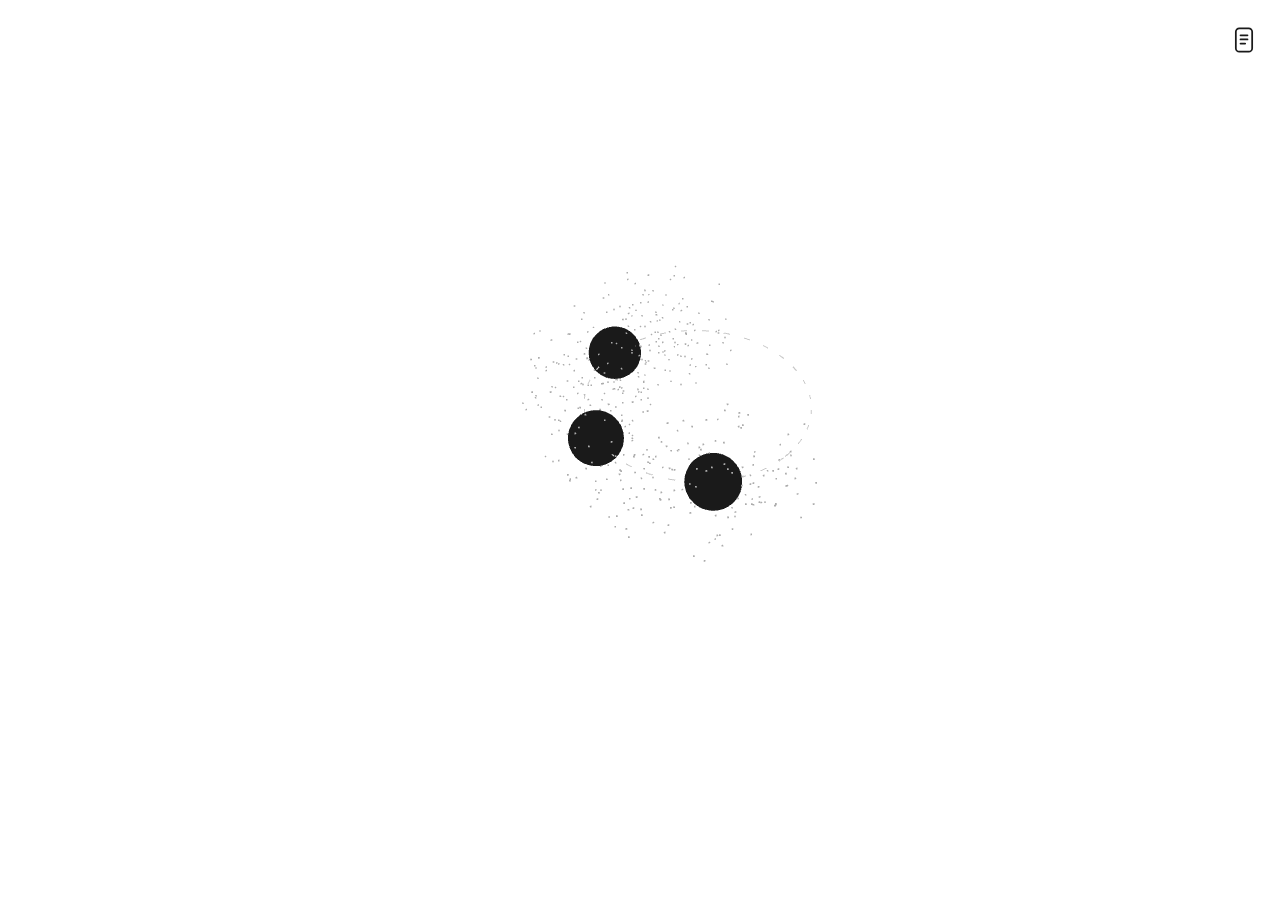
<file: site/proto/app.html>
<!DOCTYPE html>
<html lang="en">
<head>
<meta charset="utf-8">
<meta name="viewport" content="width=device-width, initial-scale=1, maximum-scale=1, user-scalable=no">
<title>Forn</title>
<style>
/* Forn's app screen: the rings, with tonight's cards on top. Ported from Stepback prototype 2 (18 Nov).
   Runs offline in the app's WebView: Instrument Sans and three.js are bundled next to this file. */
@font-face { font-family: "Instrument Sans"; src: url("instrument_sans.ttf"); font-weight: 400 700; }
:root {
  --ink: #1A1A1A;
  --ink-soft: #1A1A1A; /* 18 Nov: all body text black, same as --ink */
  --font: "Instrument Sans", system-ui, sans-serif;
}
* { box-sizing: border-box; -webkit-tap-highlight-color: transparent; }
html, body { height: 100%; margin: 0; background: #FFFFFF; font-family: var(--font); color: var(--ink); overflow: hidden; }
button { font-family: var(--font); }
#gl { position: fixed; inset: 0; width: 100%; height: 100%; touch-action: none; display: block; }
.icon-btn { position: fixed; top: 16px; right: 12px; width: 48px; height: 48px; border: 0; border-radius: 24px; background: transparent; color: var(--ink); display: grid; place-items: center; z-index: 2; }
.tally { position: fixed; left: 24px; right: 24px; bottom: 24px; margin: 0; font-size: 17px; line-height: 24px; color: var(--ink); pointer-events: none; text-wrap: pretty; z-index: 1; /* plain ink: where a ball sits under it, the text bleeds into the black (Tony, 19 Nov) */ transition: opacity 300ms ease; }
.tally strong { display: block; margin-bottom: 16px; font-size: 32px; line-height: 40px; font-weight: 600; color: inherit; letter-spacing: 0.2px; }
body.carded .tally { opacity: 0; }

/* Cards: white, on the 3D view under a dim scrim. A plain stack: the next card is just there. */
#cards { position: fixed; inset: 0; z-index: 4; background: rgba(26,26,26,0.5); padding: 96px 24px 24px; display: flex; flex-direction: column; transition: opacity 300ms ease; }
#cards.gone { opacity: 0; pointer-events: none; }
#cards.wait { opacity: 0; pointer-events: none; } /* 9pm: the dust gathers first, then the cards fade in */
#cards[hidden] { display: none; }
.deck { position: relative; flex: 1; }
.card { position: absolute; inset: 0; border-radius: 32px; background: #FFFFFF; color: var(--ink); padding: 32px 24px 24px; display: flex; flex-direction: column; touch-action: none; user-select: none; will-change: transform; }
.card h2 { margin: 0; font-size: 32px; line-height: 40px; font-weight: 600; letter-spacing: 0.2px; text-wrap: balance; }
.card p { margin: 16px 0 0; font-size: 17px; line-height: 24px; color: var(--ink-soft); text-wrap: pretty; }
.card .grow { flex: 1; }
.pips { display: flex; gap: 8px; justify-content: center; height: 8px; margin-top: 24px; }
.pips i { width: 8px; height: 8px; border-radius: 4px; background: rgba(255,255,255,0.32); }
.pips i.now { background: #FFFFFF; }
/* Tonight's pips are buttons too (22 Nov): 24px to tap, the same 8px dot inside. */
#pips { gap: 0; height: 24px; margin-top: 16px; }
#pips button { width: 24px; height: 24px; padding: 8px; border: 0; background: none; }
#pips button i { display: block; }

/* A reopened find: same card, same scrim. */
.peek { position: fixed; inset: 0; z-index: 5; padding: 96px 24px 24px; background: rgba(26,26,26,0.5); display: none; }
.peek.on { display: flex; flex-direction: column; }
.peek .card { position: relative; inset: auto; flex: 1; touch-action: pan-y; }
.pill { height: 64px; width: 100%; border-radius: 999px; border: 1px solid var(--ink); background: transparent; color: var(--ink); font: 600 17px/24px var(--font); }
.pill + .pill { margin-top: 16px; }

/* How it works: a full page with a back arrow, as Relay's settings. */
.page { position: fixed; inset: 0; z-index: 6; background: #FFFFFF; color: var(--ink); overflow-y: auto; padding: 16px 24px 48px; display: none; }
.page.on { display: block; }
.page .head { display: flex; align-items: center; gap: 4px; margin: 0 0 0 -12px; }
.page .back { width: 48px; height: 48px; border: 0; border-radius: 24px; background: transparent; color: var(--ink); display: grid; place-items: center; }
.page h2 { margin: 0; font-size: 20px; line-height: 28px; font-weight: 600; letter-spacing: 0.2px; }
.page section { margin-top: 24px; }
.page h3 { margin: 0; font-size: 17px; line-height: 24px; font-weight: 600; }
.page p { margin: 8px 0 0; font-size: 17px; line-height: 24px; color: var(--ink-soft); text-wrap: pretty; }
.page .pills { margin-top: 16px; }
.page .lbl { margin-top: 16px; color: var(--ink); font-size: 15px; line-height: 20px; }
.seg { display: flex; flex-wrap: wrap; gap: 8px; margin-top: 8px; }
.seg button { height: 40px; padding: 0 16px; border-radius: 20px; border: 1px solid var(--ink); background: transparent; color: var(--ink); font: 600 15px/1 var(--font); }
.seg button[aria-pressed="true"] { background: var(--ink); color: #FFFFFF; }
.pill[hidden] { display: none; }
.pill[hidden] + .pill { margin-top: 0; }
@media (prefers-reduced-motion: reduce) { .card { transition: none !important; } }
</style>
</head>
<body>
<canvas id="gl"></canvas>
<button type="button" class="icon-btn" id="how" aria-label="How it works"><svg width="28" height="28" viewBox="0 0 24 24" aria-hidden="true"><rect x="5" y="2" width="14" height="20" rx="3" fill="none" stroke="currentColor" stroke-width="1.5"/><path d="M9 8h6M9 11.5h6M9 15h4" fill="none" stroke="currentColor" stroke-width="1.5" stroke-linecap="round"/></svg></button>
<p class="tally" id="tally"></p>

<div class="peek" id="peek" role="dialog" aria-label="A find">
  <article class="card"><h2 id="peekFact"></h2><p id="peekMeta"></p><div class="grow"></div><button type="button" class="pill" id="peekMore">Tell me more</button><button type="button" class="pill" id="peekClose">Close</button></article>
  <div class="pips" id="peekPips" aria-hidden="true"></div>
</div>

<div id="cards" role="dialog" aria-label="Tonight's finds" hidden>
  <div class="deck" id="deck"></div>
  <div class="pips" id="pips" aria-hidden="true"></div>
</div>

<div class="page" id="sheet" role="dialog" aria-label="How it works">
  <div class="head"><button type="button" class="back" id="sheetClose" aria-label="Back"><svg viewBox="0 -960 960 960" width="28" height="28" fill="currentColor" aria-hidden="true"><path d="m274-450 227 227q9 9 9 21t-9 21q-9 9-21 9t-21-9L181-459q-5-5-7-10t-2-11q0-6 2-11t7-10l278-278q9-9 21-9t21 9q9 9 9 21t-9 21L274-510h496q13 0 21.5 8.5T800-480q0 13-8.5 21.5T770-450H274Z"/></svg></button><h2>How it works</h2></div>
  <section><h3>Go about your day</h3><p>Forn notices the places you pass: near, under or over. At 9pm it tells you the best of them. Up to five, fewer on a quiet day.</p></section>
  <section><h3>Dust</h3><p>Every place you pass leaves dust on that day's ring: history you haven't uncovered yet. Lots of dust means you walked through lots of history.</p></section>
  <section><h3>Balls</h3><p>Each night Forn uncovers up to five places, and they become black balls. Tap one to read it again. Pass the dusty places again to uncover more. One ring for each day, today in the middle.</p></section>
  <section><h3>What it needs</h3><p>Your location, all the time, so it knows what you passed with your phone in your pocket. Notifications, for 9pm.</p></section>
  <section><h3>Tell me more</h3><p>Tap a ball, then Tell me more. It hands a question about that place to the app you pick: your AI, a search or your notes.</p></section>
  <section><h3>Privacy</h3><p>No track of where you went. It only notes the places you passed and when. Nothing leaves your phone, unless you share a place with Tell me more.</p></section>
  <section><h3>Testing</h3><p id="testInfo"></p>
    <div class="pills"><button type="button" class="pill" id="walkBtn"></button><button type="button" class="pill" id="sixBtn"></button><button type="button" class="pill" id="dataBtn">Send my data</button></div>
  </section>
  <section><h3>About</h3><p>Facts written from Historic England, Historic Environment Scotland and local history sources. Font: Instrument Sans (SIL OFL). Back icon: Material Symbols (Apache 2.0).</p></section>
</div>

<script>
// Test aid: if the page breaks, say so on screen instead of showing a blank white page.
window.onerror = (m, s, l) => { const t = document.getElementById("tally"); if (t) t.innerHTML = "<strong>Something broke</strong>" + String(m).replace(/</g, "&lt;") + " (line " + l + ")"; };
</script>
<script src="three.js"></script>
<script>
/* ---------- Data from the phone ---------- */
// Forn (the app) gives: today's day key, the finds uncovered so far, tonight's cards (until paged through) and the dust:
// every place passed, by day and time, except where it was uncovered that night (22 Nov).
// Opened in a browser without the app, it plays an example 9pm: today's dust gathers into three balls, the cards
// page through, then it pulls back to a month of example rings. Reload to play it again.
const N = window.Forn || (() => {
  const t = new Date(), key = d => { const x = new Date(t); x.setDate(x.getDate() - d); return x.getFullYear() + '-' + String(x.getMonth() + 1).padStart(2, '0') + '-' + String(x.getDate()).padStart(2, '0'); };
  const at = (d, h) => { const x = new Date(t); x.setDate(x.getDate() - d); x.setHours(Math.floor(h), Math.round((h % 1) * 60), 0, 0); return x.getTime(); };
  const tonight = [{"id": "first-atm", "fact": "The world's first cash machine opened at Barclays in Enfield in June 1967. People used a paper voucher bought in advance, and could take out \u00a310 at most.", "place": "Barclays, Enfield"}, {"id": "duck-island-bombs", "fact": "Duck Island in St James's Park was home to the park's bird keeper. In 1894 it was also chosen as a safe spot to defuse terrorist bombs found in Westminster.", "place": "Duck Island, St James's Park"}, {"id": "bomber-command-roof", "fact": "The roof of the Bomber Command Memorial in Green Park is made from a Halifax bomber that crashed in Belgium in 1944. It was pulled out of a swamp in 1997.", "place": "Green Park"}], hours = [8.67, 13.2, 17.9];
  const finds = tonight.map((f, i) => ({ ...f, day: key(0), at: at(0, hours[i]) }));
  const dust = [7.6, 9.4, 11.6, 15.4, 16.5, 19.6, 20.4].map((h, i) => ({ id: 'ex-today-' + i, day: key(0), at: at(0, h) }));
  let seed = 11; const r = () => { seed = (seed * 16807) % 2147483647; return (seed - 1) / 2147483646; };
  const hour = () => { const k = r(); return k < 0.4 ? 8 + r() * 1.2 : k < 0.75 ? 17.5 + r() * 1.5 : k < 0.9 ? 12.5 + r() : 7 + r() * 15; };
  for (let d = 1; d <= 30; d++) {
    if (r() > 0.7) continue; // a day at home: nothing passed
    const told = r() < 0.6 ? 1 + Math.floor(r() * 2) : 0, left = Math.floor(r() * 5);
    for (let i = 0; i < told; i++) finds.push({ id: 'ex-' + d + '-' + i, fact: 'An example find. Yours will hold a fact about somewhere you passed that day.', place: 'Example', day: key(d), at: at(d, hour()) });
    for (let i = 0; i < left; i++) dust.push({ id: 'ex-dust-' + d + '-' + i, day: key(d), at: at(d, hour()) });
  }
  let seen = false;
  return {
    state: () => JSON.stringify({ today: key(0), finds, dust, cards: seen ? [] : tonight.map(f => f.id), recording: false, saved: '' }),
    seen: () => { seen = true; }, tellNow: () => {}, record: () => '', share: t => console.log('share:', t),
  };
})();
let S = JSON.parse(N.state());
const DAY = 864e5;
const dayDate = key => { const [y, m, d] = key.split('-').map(Number); return new Date(y, m - 1, d); };
const dayIndex = key => Math.round((dayDate(S.today) - dayDate(key)) / DAY);
const fmtDate = (key, at) => {
  const d = dayDate(key).toLocaleDateString('en-GB', { weekday: 'short', day: 'numeric', month: 'short' });
  return at ? d + ', ' + new Date(at).toLocaleTimeString('en-GB', { hour: '2-digit', minute: '2-digit' }) : d;
};

const reduce = matchMedia('(prefers-reduced-motion: reduce)').matches;
/* ---------- Cards ---------- */
// No verdict (22 Nov): tonight's cards just page. Swipe left or tap for the next, swipe right for the one before,
// or tap a pip. Past the last card they're done, and the view pulls back to the whole.
const deck = document.getElementById('deck'), pips = document.getElementById('pips'), cardsEl = document.getElementById('cards');
let CARDS = [], idx = 0, hold = false;
function esc(s) { return String(s).replace(/[&<>"]/g, c => ({ '&': '&amp;', '<': '&lt;', '>': '&gt;', '"': '&quot;' }[c])); }
const nb = s => s.replace(/-/g, '\u2011'); // hyphenated words never break
// Cards show just the area (22 Nov): Barclays, Enfield is Enfield; 145 Piccadilly is Piccadilly. The full place
// still goes into Tell me more, where the detail helps.
const area = p => String(p).split(',').pop().trim().replace(/^\d+[a-z]?\s+/i, '');
function renderCard() {
  const f = CARDS[idx], el = document.createElement('article');
  el.className = 'card';
  el.innerHTML = `<h2>${nb(esc(f.fact))}</h2><p>${esc(area(f.place))}${f.at ? ', ' + new Date(f.at).toLocaleTimeString('en-GB', { hour: '2-digit', minute: '2-digit' }) : ''}</p>`;
  el.setAttribute('aria-label', `Find ${idx + 1} of ${CARDS.length}. Swipe or tap for the next one.`);
  deck.innerHTML = ''; deck.appendChild(el); wire(el);
  pips.innerHTML = CARDS.length > 1 ? CARDS.map((_, i) => `<button type="button" aria-label="Find ${i + 1} of ${CARDS.length}"><i class="${i === idx ? 'now' : ''}"></i></button>`).join('') : '';
}
function page(n) { if (n < 0) return; if (n >= CARDS.length) { finish(); return; } idx = n; renderCard(); }
pips.addEventListener('click', e => { const b = e.target.closest('button'); if (b) page([...pips.children].indexOf(b)); });
function wire(el) {
  let x0 = null, y0 = 0;
  el.addEventListener('pointerdown', e => { x0 = e.clientX; y0 = e.clientY; });
  el.addEventListener('pointerup', e => {
    if (x0 == null) return; const dx = e.clientX - x0, dy = e.clientY - y0; x0 = null;
    if (Math.abs(dx) > 48 && Math.abs(dx) > Math.abs(dy)) page(idx + (dx < 0 ? 1 : -1));
    else if (Math.hypot(dx, dy) < 10) page(idx + 1);
  });
  el.addEventListener('pointercancel', () => { x0 = null; });
}
function finish() {
  if (!hold) return; hold = false; N.seen(S.today);
  cardsEl.classList.add('gone'); document.body.classList.remove('carded');
  if (pull) pull.start = performance.now() + 300; else controls.autoRotate = true;
  setTimeout(() => { cardsEl.hidden = true; }, 300);
}
function openCards() {
  CARDS = (S.cards || []).map(id => S.finds.find(f => f.id === id)).filter(Boolean);
  if (!CARDS.length) { cardsEl.hidden = true; document.body.classList.remove('carded'); hold = false; return false; }
  idx = 0; cardsEl.hidden = false; cardsEl.classList.remove('gone'); cardsEl.classList.add('wait'); document.body.classList.add('carded');
  renderCard(); hold = true;
  setTimeout(() => cardsEl.classList.remove('wait'), reduce ? 0 : 2000); // the dust gathers into balls first
  return true;
}

/* ---------- Rings ---------- */
// Today in the centre, older days ripple outwards. A ball's angle is the time you passed it, like a clock face.
// Dust (22 Nov) is what you pass: every place passed leaves a pinch of round specks on that day's ring, by the time
// you passed it. At 9pm the uncovered places' dust pulls together into flat black balls. One round shape, two scales.
const canvas = document.getElementById('gl');
const renderer = new THREE.WebGLRenderer({ canvas, antialias: true });
renderer.setPixelRatio(Math.min(devicePixelRatio, 2));
const scene = new THREE.Scene(); scene.background = new THREE.Color('#FFFFFF');
const camera = new THREE.PerspectiveCamera(35, 1, 0.05, 4000);
const SPH = new THREE.SphereGeometry(1, 40, 28);
const MAT_YES = new THREE.MeshBasicMaterial({ color: 0x1A1A1A });
const controls = new THREE.OrbitControls(camera, canvas);
controls.enableDamping = true; controls.dampingFactor = 0.08; controls.autoRotateSpeed = 0.5; controls.enablePan = true; controls.screenSpacePanning = false; // two fingers move across the rings (19 Nov), kept within the disc
let panR = 2, idleT = null, group = null, balls = [], gathers = [], reveal = [], gatherAt = 0, pull = null, nDays = 1, freeK = 1;
controls.addEventListener('start', () => { controls.autoRotate = false; endPull(); clearTimeout(idleT); homing = null; });
controls.addEventListener('end', idleHome);
// Back home (22 Nov): moved, zoomed or tilted out of reach, the view eases back to the whole disc after 6 seconds
// untouched, then the slow spin carries on. Never while a card or How it works is open. Double-tap goes now.
let home = null, homing = null;
function idleHome() { clearTimeout(idleT); idleT = setTimeout(goHome, 6000); }
function goHome() {
  if (!home || hold || pull || document.getElementById('peek').classList.contains('on') || document.getElementById('sheet').classList.contains('on')) return;
  const sp = new THREE.Spherical().setFromVector3(camera.position.clone().sub(controls.target));
  homing = { t0: performance.now(), target: controls.target.clone(), r: sp.radius, phi: sp.phi, theta: sp.theta, dur: reduce ? 0.001 : 1.6 };
  controls.autoRotate = false;
}
const R_BALL = 0.12, PINCH = 70, REACH = 0.32, STEP = 0.48; // 19 Nov: smaller balls, wider rings, so neighbouring days never cover each other at the tilt
const centre = new THREE.Vector3();
// Ring radii: oldest day at the core, today outside. A day with a find gets a full ring width; an empty day gets
// a full, thin or no ring (Try it out decides; the real app uses full for now).
let RR = [], HAS = new Set(), emptyMode = 'full', todayWait = false;
function ringR(day) { return RR[day] ?? 0.5; }
function layoutRings() {
  // Today in the centre, older days ripple outwards (19 Nov; was newest outside like a real tree). So the app always
  // opens on the same spot and today's balls sit close together. Before 9pm today takes no ring, so yesterday is the middle.
  RR = new Array(nDays); let r = 0.5;
  for (let d = 0; d < nDays; d++) {
    RR[d] = r;
    const w = d === 0 && todayWait ? 0 : HAS.has(d) || d === 0 ? STEP : emptyMode === 'thin' ? STEP * 0.35 : emptyMode === 'none' ? 0 : STEP;
    r += w;
  }
}
function rng(seed) { return () => { seed = (seed * 16807) % 2147483647; return (seed - 1) / 2147483646; }; }
// A well-mixed hash (FNV-1a plus a final scramble), so ids that differ by one character land far apart.
// The old one gave neighbouring days almost the same angle, so finds lined up in streaks (fixed 18 Nov).
function seedOf(s) {
  let h = 2166136261;
  for (const ch of s) { h ^= ch.charCodeAt(0); h = Math.imul(h, 16777619); }
  h ^= h >>> 15; h = Math.imul(h, 2246822507); h ^= h >>> 13; h = Math.imul(h, 3266489909); h ^= h >>> 16;
  return (h >>> 0) % 2147483646 + 1;
}
// Ring weight: 0 day (dotted hairline), 1 week (Monday), 2 month (the 1st), 3 year (1 January).
// Regular rings (19 Nov): every 7th day a week ring (Mondays), every 4th week a thicker one, every 13th of those
// (52 weeks) the year ring. Counted from Monday 29 Dec 2025 (start of 2026's week 1), so the year ring lands at New Year.
const EPOCH = new Date(2025, 11, 29);
function rankOf(d) { const t = new Date(dayDate(S.today)); t.setDate(t.getDate() - d); if (t.getDay() !== 1) return 0;
  const w = Math.round((t - EPOCH) / 6048e5), m = ((w % 52) + 52) % 52; return m === 0 ? 3 : m % 4 === 0 ? 2 : 1; }
// Round dust (18 Nov): points draw as squares by default, so each particle uses a small round sprite.
const DOT = (() => { const c = document.createElement('canvas'); c.width = c.height = 64; const x = c.getContext('2d');
  x.fillStyle = '#FFFFFF'; x.beginPath(); x.arc(32, 32, 30, 0, Math.PI * 2); x.fill(); return new THREE.CanvasTexture(c); })();
const RING_COL = [0xC8C8C8, 0xA8A8A8, 0x6A6A6A, 0x1A1A1A], RING_W = [0, 0.015, 0.035, 0.08];
// Shared ring materials, so the level of detail (lod, below) can fade a whole kind of ring at once.
const TODAY_MAT = new THREE.LineDashedMaterial({ color: RING_COL[0], dashSize: 0.03, gapSize: 0.07 });
const LINE_MAT = RING_COL.map((c, k) => k === 0 ? new THREE.LineDashedMaterial({ color: c, dashSize: 0.03, gapSize: 0.07, transparent: true }) : new THREE.LineBasicMaterial({ color: c, transparent: true }));
const BAND_MAT = RING_COL.map(c => new THREE.MeshBasicMaterial({ color: c, side: THREE.DoubleSide, transparent: true }));
// Level of detail (18 Nov, after Tony saw a shimmer zoomed out): rings packed closer than a few pixels beat
// against the screen's pixel grid (moire). So fine rings fade as they crowd: day rings first, then Mondays.
// Bands thinner than a pixel hide and leave their hairline, which always draws at one pixel. Today's ring stays.
const PERIOD = [1, 7, 28, 364];
function lod() {
  const dist = camera.position.distanceTo(controls.target) || 1;
  const ppu = innerHeight / (2 * dist * Math.tan(THREE.MathUtils.degToRad(camera.fov) / 2)); // CSS px per unit at the focus
  const fade = px => Math.max(0, Math.min(1, (px - 4) / 4)); // gone under 4px apart, full from 8px
  for (let k = 0; k < 4; k++) {
    const a = k === 3 ? 1 : fade(STEP * PERIOD[k] * ppu);
    LINE_MAT[k].opacity = a; LINE_MAT[k].visible = a > 0.01;
    BAND_MAT[k].opacity = a; BAND_MAT[k].visible = a > 0.01 && RING_W[k] * ppu * renderer.getPixelRatio() >= 1;
  }
}
function ringLoop(R, rank, today) {
  const segs = Math.min(1024, Math.max(96, Math.round(R * 6))), pts = [];
  for (let i = 0; i <= segs; i++) { const a = i / segs * Math.PI * 2; pts.push(new THREE.Vector3(Math.cos(a) * R, 0, Math.sin(a) * R)); }
  const line = new THREE.Line(new THREE.BufferGeometry().setFromPoints(pts), rank === 0 ? (today ? TODAY_MAT : LINE_MAT[0]) : LINE_MAT[rank]);
  if (rank === 0) line.computeLineDistances();
  return line;
}
function guides() {
  for (let d = 0; d < nDays; d++) {
    let rank = rankOf(d);
    if (emptyMode === 'none' && !HAS.has(d) && d !== 0 && rank < 2) continue; // no ring for an empty day; month and year rings stay
    if (d === 0 && todayWait) continue; // today's ring only appears once tonight's finds land (19 Nov)
    const g = new THREE.Group(), R = ringR(d);
    g.add(ringLoop(R, rank, d === 0));
    if (rank) {
      const m = new THREE.Mesh(new THREE.RingGeometry(R - RING_W[rank] / 2, R + RING_W[rank] / 2, Math.min(1024, Math.max(96, Math.round(R * 6)))), BAND_MAT[rank]);
      m.rotation.x = -Math.PI / 2; m.userData.ring = true; g.add(m);
    }
    g.userData.day = d; group.add(g); reveal.push(g);
  }
}
// Where a ball sits on its day's ring (19 Nov): its angle is the time you passed the place, like a clock face
// (midnight at the top), so a regular commute shows as a lane through the years. A small seeded nudge stops ruler-
// straight lines, and balls too close on the same ring are pushed apart so they never overlap. No time (examples,
// old data): a seeded angle. Positions only; nothing stored changes.
const TAU = Math.PI * 2, GAP = 0.34; // GAP: centre to centre along the ring, a little over a ball's width
function placeDay(list) {
  const R = ringR(list[0].d), out = new Map();
  const items = list.map(f => {
    const r = rng(seedOf(f.id + 'at'));
    let th;
    if (f.at) { const t = new Date(f.at); th = ((t.getHours() * 60 + t.getMinutes()) / 1440) * TAU - Math.PI / 2 + (r() - 0.5) * 0.12; }
    else th = r() * TAU;
    return { f, th: ((th % TAU) + TAU) % TAU, y: (r() - 0.5) * 0.08 };
  }).sort((a, b) => a.th - b.th);
  const g = GAP / R, n = items.length;
  if (n * g >= TAU) items.forEach((it, i) => { it.th = items[0].th + i * TAU / n; }); // too many: share the ring evenly
  else if (n > 1) {
    // Fan clusters out from their middle (19 Nov): balls passed close in time spread evenly either side of that
    // time, a gap apart, keeping their order. Start after the widest empty stretch so no cluster straddles the cut.
    let cut = 0, widest = -1;
    for (let i = 0; i < n; i++) { const gap = (i + 1 < n ? items[i + 1].th : items[0].th + TAU) - items[i].th; if (gap > widest) { widest = gap; cut = i + 1; } }
    const seq = items.slice(cut).concat(items.slice(0, cut).map(it => ({ ...it, th: it.th + TAU, orig: it })));
    const want = seq.map(it => it.th);
    let blocks = seq.map((_, i) => ({ a: i, b: i }));
    const centre = bl => { let m = 0; for (let i = bl.a; i <= bl.b; i++) m += want[i]; return m / (bl.b - bl.a + 1); };
    const lo = bl => centre(bl) - (bl.b - bl.a) * g / 2, hi = bl => centre(bl) + (bl.b - bl.a) * g / 2;
    for (let merged = true; merged;) {
      merged = false;
      for (let i = 0; i + 1 < blocks.length; i++) if (hi(blocks[i]) + g > lo(blocks[i + 1])) { blocks.splice(i, 2, { a: blocks[i].a, b: blocks[i + 1].b }); merged = true; break; }
    }
    if (blocks.length > 1 && hi(blocks[blocks.length - 1]) + g > lo(blocks[0]) + TAU) blocks = [{ a: 0, b: n - 1 }]; // touching across the cut: one fan
    blocks.forEach(bl => { const s0 = lo(bl); for (let i = bl.a; i <= bl.b; i++) (seq[i].orig || seq[i]).th = s0 + (i - bl.a) * g; });
  }
  items.forEach(it => out.set(it.f.id, new THREE.Vector3(Math.cos(it.th) * R, it.f.d === 0 ? 0 : it.y, Math.sin(it.th) * R)));
  return out;
}
// Drift (18 Nov): every speck floats slowly like dust in still air. Done on the graphics chip (vertex shader),
// so a year of dust costs the same as still dust. One shared clock; each speck has its own phase, speed and reach.
const DRIFT_T = { value: 0 };
function driftMat(m) {
  m.onBeforeCompile = sh => {
    sh.uniforms.uDrift = DRIFT_T;
    sh.vertexShader = 'attribute vec4 seed;\nuniform float uDrift;\n' + sh.vertexShader.replace('#include <begin_vertex>',
      `#include <begin_vertex>
      float tt = uDrift * seed.y;
      transformed += vec3(sin(tt + seed.x), 0.6 * sin(tt * 0.8 + seed.w), cos(tt * 0.9 + seed.x)) * seed.z;`);
  };
  m.customProgramCacheKey = () => 'drift';
  return m;
}
// A pinch of dust (22 Nov, same as the landing page): 70 small round specks around the place, not a full burst.
function pinch(pos, r, ends, seeds) {
  for (let i = 0; i < PINCH; i++) {
    const u = r() * 2 - 1, th = r() * TAU, s = Math.sqrt(1 - u * u), d = REACH * (0.25 + Math.pow(r(), 0.7) * 0.75);
    ends.push(pos.x + s * Math.cos(th) * d, pos.y + u * d, pos.z + s * Math.sin(th) * d);
    seeds.push(r() * 6.283, 0.25 + r() * 0.5, 0.02 + r() * 0.04, r() * 6.283);
  }
}
function specks(pos, seeds) {
  const geo = new THREE.BufferGeometry();
  geo.setAttribute('position', new THREE.BufferAttribute(new Float32Array(pos), 3));
  geo.setAttribute('seed', new THREE.BufferAttribute(new Float32Array(seeds), 4));
  // Solid light grey, no opacity: overlapping specks merge into one flat grey (19 Nov).
  const pts = new THREE.Points(geo, driftMat(new THREE.PointsMaterial({ color: 0xC8C8C8, size: 0.022, map: DOT, alphaTest: 0.5 })));
  group.add(pts); return pts;
}
// Where a pinch sits: the clock-face angle of the time you passed, with the same small nudge as a ball. No fanning:
// dust can overlap, that's what dust does.
function dustPos(x) {
  const r = rng(seedOf(x.id + x.day + 'at')), R = ringR(x.d);
  let th;
  if (x.at) { const t = new Date(x.at); th = ((t.getHours() * 60 + t.getMinutes()) / 1440) * TAU - Math.PI / 2 + (r() - 0.5) * 0.12; }
  else th = r() * TAU;
  return new THREE.Vector3(Math.cos(th) * R, x.d === 0 ? 0 : (r() - 0.5) * 0.08, Math.sin(th) * R);
}
function endPull() {
  if (!pull) return; pull = null;
  reveal.forEach(o => { o.visible = o.userData.day >= 0; });
  controls.target.copy(centre); controls.autoRotate = true;
}
function fit(reach) {
  const t = Math.tan(THREE.MathUtils.degToRad(camera.fov) / 2), vf = Math.atan(t * freeK), hf = Math.atan(t * camera.aspect);
  return reach * 1.15 / Math.sin(Math.min(vf, hf));
}

/* Try it out removed 18 Nov (Scotland test): demo stays off. */
let demo = false, DEMO = null;
const OPT = { span: 182, kept: 50, busy: 'normal', empty: 'full' };
const POOL = ['Stane Street', 'Leadenhall Market', 'Chanctonbury Ring', 'Box Hill', 'Richmond Park', 'Kingston', 'Wimbledon Common',
  'Merton Priory', 'Leith Hill', 'Southwark', 'Ranmore Common', 'Cannon Hill Common', 'Beverley Brook', 'Portlethen Moss', 'Aberdeen harbour'];
function keyFor(d) { const t = dayDate(S.today); t.setDate(t.getDate() - d); return t.getFullYear() + '-' + String(t.getMonth() + 1).padStart(2, '0') + '-' + String(t.getDate()).padStart(2, '0'); }
// Example times (19 Nov): mostly a morning and an evening commute plus a lunchtime walk, so the clock-face angles show lanes.
function demoAt(d, r) {
  const t = dayDate(keyFor(d)), k = r(), h = k < 0.4 ? 8 + r() * 1.2 : k < 0.75 ? 17.5 + r() * 1.5 : k < 0.9 ? 12.5 + r() : 7 + r() * 15;
  t.setHours(Math.floor(h), Math.floor((h % 1) * 60)); return t.getTime();
}
function demoFinds() {
  const r = rng(7), finds = [], dust = [];
  const pDay = { quiet: 0.2, normal: 0.55, busy: 0.9 }[OPT.busy], most = { quiet: 1, normal: 2, busy: 5 }[OPT.busy];
  for (let d = OPT.span; d >= 1; d--) {
    if (r() > pDay + 0.2) continue; // a day at home
    const n = r() < OPT.kept / 100 ? 1 + Math.floor(r() * most) : 0, left = Math.floor(r() * 4);
    for (let i = 0; i < n; i++) {
      const place = POOL[Math.floor(r() * POOL.length)];
      finds.push({ id: 'demo-' + d + '-' + i, place, fact: 'An example find. Yours will hold a fact about somewhere you passed that day.', day: keyFor(d), at: demoAt(d, r) });
    }
    for (let i = 0; i < left; i++) dust.push({ id: 'demo-dust-' + d + '-' + i, day: keyFor(d), at: demoAt(d, r) });
  }
  return { finds, dust };
}
const spanName = d => ({ 182: 'Six months', 30: 'One month', 120: 'Four months', 365: 'One year', 1461: 'Four years' }[d]);

function build() {
  if (group) { scene.remove(group); group.traverse(o => { if (o.isPoints || o.isLine || o.userData.ring) { o.geometry.dispose(); o.material.dispose(); } }); }
  group = new THREE.Group(); scene.add(group); balls = []; gathers = []; reveal = []; pull = null;
  if (demo && !DEMO) DEMO = demoFinds();
  const finds = (demo ? S.finds.concat(DEMO.finds) : S.finds).map(f => ({ ...f, d: dayIndex(f.day) })).filter(f => f.d >= 0);
  const dust = (demo ? (S.dust || []).concat(DEMO.dust) : S.dust || []).map(x => ({ ...x, d: dayIndex(x.day) })).filter(x => x.d >= 0); // passes after 9pm wait for tomorrow's ring
  nDays = Math.max(1, demo ? OPT.span + 1 : 1, ...finds.map(f => f.d + 1), ...dust.map(x => x.d + 1));
  emptyMode = demo ? OPT.empty : 'full';
  HAS = new Set(finds.map(f => f.d).concat(dust.map(x => x.d)));
  todayWait = !HAS.has(0) && HAS.size > 0; // today's ring appears with its first dust (22 Nov)
  layoutRings();
  guides();
  const nine = hold; // tonight's cards are waiting: play the gather first
  const today = finds.filter(f => f.d === 0), focus = new THREE.Vector3(), todayPos = [];
  let maxR = Math.max(0.5, ...RR.filter(x => x != null));
  const byDay = new Map(); finds.forEach(f => { if (!byDay.has(f.d)) byDay.set(f.d, []); byDay.get(f.d).push(f); });
  const POS = new Map(); byDay.forEach(list => placeDay(list).forEach((v, k) => POS.set(k, v)));
  finds.forEach(f => {
    const pos = POS.get(f.id);
    maxR = Math.max(maxR, pos.length());
    if (f.d === 0) { focus.add(pos.clone().divideScalar(today.length)); todayPos.push(pos); }
    const m = new THREE.Mesh(SPH, MAT_YES); m.scale.setScalar(R_BALL); m.position.copy(pos);
    m.userData = { f, day: f.d }; group.add(m); balls.push(m); reveal.push(m);
    // Tonight's finds start as their pinch of dust, which pulls together into the ball.
    if (nine && f.d === 0 && !reduce) {
      const ends = [], seeds = []; pinch(pos, rng(seedOf(f.id + 'dust')), ends, seeds);
      const start = new Float32Array(ends.length); for (let i = 0; i < start.length; i += 3) start.set([pos.x, pos.y, pos.z], i);
      const pts = specks(ends, seeds); pts.userData.day = 0; reveal.push(pts);
      m.visible = false; m.scale.setScalar(0.0001);
      gathers.push({ pts, ball: m, start, end: Float32Array.from(ends) });
    }
  });
  // Settled dust: one set of specks per day, so a year of dust stays cheap.
  const perDay = new Map();
  dust.forEach(x => {
    if (!perDay.has(x.d)) perDay.set(x.d, { ends: [], seeds: [] });
    const p = perDay.get(x.d); pinch(dustPos(x), rng(seedOf(x.id + x.day + 'dust')), p.ends, p.seeds);
  });
  perDay.forEach((p, d) => { const pts = specks(p.ends, p.seeds); pts.userData.day = d; reveal.push(pts); });
  gatherAt = performance.now();
  const weekday = dayDate(S.today).toLocaleDateString('en-GB', { weekday: 'long' });
  const passed = dust.filter(x => x.d === 0).length || dust.length;
  document.getElementById('tally').innerHTML = demo
    ? `<strong>${spanName(OPT.span)}</strong>An example of six months. Turn it off in How it works.`
    : !finds.length && !dust.length
    ? `<strong>${weekday}</strong>Nothing yet. Go about your day, and find out at 9pm.`
    : !finds.length
    ? `<strong>${weekday}</strong>Dust from ${passed} ${passed === 1 ? 'place' : 'places'} so far. Find out at 9pm.`
    : `<strong>${nDays === 1 ? weekday : todayWait && nDays === 2 ? dayDate(keyFor(1)).toLocaleDateString('en-GB', { weekday: 'long' }) : 'Your rings'}</strong>${finds.length} uncovered. The rest is dust, for now. Tap a ball to read it again.`;
  resize();
  const spread = Math.max(0, ...todayPos.map(p => p.distanceTo(focus)));
  const far = fit(Math.max(1.3, maxR + 0.5)), near = fit(Math.max(0.9, spread + 0.8));
  const dir = new THREE.Vector3(1, 1.3, 1).normalize();
  const live = nine && !reduce && today.length > 0 && far > near * 1.05;
  const from = live ? focus : centre;
  panR = maxR + 0.3;
  controls.target.copy(from); controls.minDistance = 1.5; controls.maxDistance = far * 1.6;
  camera.far = far * 4; camera.updateProjectionMatrix();
  camera.position.copy(from).add(dir.clone().multiplyScalar(live ? near : far)); controls.update();
  controls.autoRotate = !nine;
  home = { dist: far, phi: Math.acos(dir.y) }; homing = null;
  // The pull back waits for the cards; finish() starts it.
  pull = live ? { from: near, to: far, t0: from.clone(), start: Infinity, dur: 2.6 } : null;
  if (pull) reveal.forEach(o => { o.visible = o.userData.day === 0 && !gathers.some(g => g.ball === o); });
}

/* Tap a black ball: its card comes back, with the date and time. */
const ray = new THREE.Raycaster(), ptr = new THREE.Vector2();
let downAt = null, lastTap = 0;
canvas.addEventListener('pointerdown', e => { downAt = [e.clientX, e.clientY]; });
canvas.addEventListener('pointerup', e => {
  if (!downAt || Math.hypot(e.clientX - downAt[0], e.clientY - downAt[1]) > 6) return;
  const r = canvas.getBoundingClientRect();
  ptr.set(((e.clientX - r.left) / r.width) * 2 - 1, -((e.clientY - r.top) / r.height) * 2 + 1);
  ray.setFromCamera(ptr, camera);
  const hit = ray.intersectObjects(balls)[0];
  if (!hit) { const t = performance.now(); if (t - lastTap < 320) { lastTap = 0; clearTimeout(idleT); goHome(); } else lastTap = t; return; }
  showPeek(hit.object.userData.f, false);
  controls.autoRotate = false; endPull(); clearTimeout(idleT); homing = null;
});
// Reopened cards (19 Nov): swipe to step through that day's kept finds in time order without closing; the run stops at the day's last card. Right for earlier,
// left for later, like paging photos. The rings glide to each ball behind the scrim; dots show the day's finds.
let glide = null;
function keptInOrder() { return balls.map(m => m.userData.f).sort((a, b) => b.d - a.d || (a.at || 0) - (b.at || 0)); }
function showPeek(f, move) {
  peekFind = f;
  document.getElementById('peekFact').textContent = f.fact;
  document.getElementById('peekMeta').textContent = `${area(f.place)}, ${fmtDate(f.day, f.at)}`;
  document.getElementById('peekMore').hidden = String(f.id).startsWith('demo-'); // example finds open a placeholder card, nothing to ask about
  const day = keptInOrder().filter(g => g.d === f.d);
  document.getElementById('peekPips').innerHTML = day.length > 1 ? day.map(g => `<i${g === f ? ' class="now"' : ''}></i>`).join('') : '';
  document.getElementById('peek').classList.add('on');
  if (move) { const m = balls.find(b => b.userData.f === f); if (m) glide = m.position.clone(); }
}
(() => {
  const card = document.querySelector('#peek .card'); let sx = null, sy = 0;
  card.addEventListener('pointerdown', e => { if (e.target.closest('button')) return; sx = e.clientX; sy = e.clientY; });
  card.addEventListener('pointerup', e => {
    if (sx === null) return; const dx = e.clientX - sx, dy = e.clientY - sy; sx = null;
    if (Math.abs(dx) < 50 || Math.abs(dx) < Math.abs(dy)) return;
    const list = keptInOrder().filter(g => g.d === peekFind.d), i = list.indexOf(peekFind), j = i + (dx > 0 ? -1 : 1); // within the tapped day only: tap another ring to change day
    if (i >= 0 && j >= 0 && j < list.length) showPeek(list[j], true);
  });
  card.addEventListener('pointercancel', () => { sx = null; });
})();
// Tell me more: a ready-made question, handed to whatever app you pick (Android's share menu).
let peekFind = null;
document.getElementById('peekMore').addEventListener('click', () => {
  if (!peekFind) return;
  N.share(`Tell me more about ${peekFind.place} in the UK. I learned that: ${peekFind.fact} What else is worth knowing about it, and about what's nearby?`);
});
document.getElementById('peekClose').addEventListener('click', () => { document.getElementById('peek').classList.remove('on'); glide = null; controls.autoRotate = true; idleHome(); });

function resize() {
  const w = innerWidth, h = innerHeight; if (!w) return;
  renderer.setSize(w, h, false); camera.aspect = w / h;
  const top = 72, bottom = document.getElementById('tally').getBoundingClientRect().top - 24, freeH = Math.max(160, bottom - top);
  freeK = freeH / h;
  camera.setViewOffset(w, h, 0, h / 2 - (top + bottom) / 2, w, h);
  camera.updateProjectionMatrix();
}
addEventListener('resize', resize);

function tick(now) {
  requestAnimationFrame(tick);
  if (glide) { // ease the view to the ball of the card you swiped to
    const step = glide.clone().sub(controls.target).multiplyScalar(0.12);
    controls.target.add(step); camera.position.add(step);
    if (step.lengthSq() < 1e-8) glide = null;
  }
  // 9pm: tonight's pinches of dust pull together into their balls, then the cards fade in.
  if (gathers.length) {
    const k = Math.max(0, Math.min(1, ((now - gatherAt) / 1000 - 0.5) / 0.9)), ge = k * k * (3 - 2 * k);
    gathers.forEach(g => {
      const a = g.pts.geometry.attributes.position.array;
      for (let i = 0; i < a.length; i++) a[i] = g.end[i] + (g.start[i] - g.end[i]) * ge;
      g.pts.geometry.attributes.position.needsUpdate = true;
      g.pts.visible = ge < 0.97; g.ball.visible = ge > 0; g.ball.scale.setScalar(Math.max(0.0001, R_BALL * ge));
    });
    if (k >= 1) { gathers.forEach(g => { g.pts.visible = false; g.ball.scale.setScalar(R_BALL); g.pts.userData.day = -1; }); gathers = []; }
  }
  if (homing) {
    const k = Math.min(1, (now - homing.t0) / 1000 / homing.dur), e = k < 0.5 ? 4 * k * k * k : 1 - Math.pow(-2 * k + 2, 3) / 2;
    controls.target.lerpVectors(homing.target, centre, e);
    const r = homing.r * Math.pow(home.dist / homing.r, e), phi = homing.phi + (home.phi - homing.phi) * e;
    camera.position.copy(controls.target).add(new THREE.Vector3().setFromSphericalCoords(r, phi, homing.theta));
    if (k >= 1) { homing = null; controls.autoRotate = true; }
  }
  if (pull && now >= pull.start) {
    const k = Math.max(0, Math.min(1, (now - pull.start) / 1000 / pull.dur)), e = k < 0.5 ? 4 * k * k * k : 1 - Math.pow(-2 * k + 2, 3) / 2;
    const off = new THREE.Vector3().copy(camera.position).sub(controls.target).normalize();
    controls.target.lerpVectors(pull.t0, centre, e);
    camera.position.copy(controls.target).addScaledVector(off, pull.from * Math.pow(pull.to / pull.from, e));
    reveal.forEach(o => { o.visible = o.userData.day >= 0 && o.userData.day <= e * nDays; });
    if (k >= 1) endPull();
  }
  DRIFT_T.value = performance.now() / 1000; controls.update();
  const off = new THREE.Vector3().subVectors(controls.target, centre); off.y = 0; // keep the pan inside the rings
  if (off.length() > panR) { const back = off.clone().setLength(off.length() - panR); controls.target.sub(back); camera.position.sub(back); }
  lod(); renderer.render(scene, camera);
}

/* ---------- How it works, and the test aids ---------- */
const sheet = document.getElementById('sheet');
function renderTest() {
  const p = S.passed || [];
  document.getElementById('testInfo').textContent = (S.fences ? S.fences + ' ' : '') + (S.recording ? 'Recording your walk. ' : '') + (S.saved ? `Saved to ${S.saved}.` : '');  // no list of today's passes: 9pm stays a surprise
  document.getElementById('walkBtn').textContent = S.recording ? 'Stop and save walk' : 'Record walk';
  document.getElementById('sixBtn').textContent = demo ? 'Back to my rings' : 'Show six months';
}
document.getElementById('how').addEventListener('click', () => { S = JSON.parse(N.state()); renderTest(); sheet.scrollTop = 0; sheet.classList.add('on'); });
document.getElementById('sheetClose').addEventListener('click', () => sheet.classList.remove('on'));
// Show six months (18 Nov, for showing Tony's dad): example finds drawn around your real ones, in memory only.
// Nothing is saved, so your own rings and answers are never touched; closing the app also turns it off.
document.getElementById('dataBtn').addEventListener('click', () => { if (N.exportData) N.exportData(); });
document.getElementById('sixBtn').addEventListener('click', () => {
  demo = !demo; DEMO = null; sheet.classList.remove('on'); S = JSON.parse(N.state()); build();
});
document.getElementById('walkBtn').addEventListener('click', () => { N.record(); S = JSON.parse(N.state()); renderTest(); });

/* Called by the app: on open, on return, and from Android's back button. */
window.forn = {
  refresh() {
    if (hold) return; // tonight's cards are up: leave them
    S = JSON.parse(N.state());
    openCards(); build();
  },
  back() {
    if (hold) { finish(); return true; }
    if (document.getElementById('peek').classList.contains('on')) { document.getElementById('peekClose').click(); return true; }
    if (sheet.classList.contains('on')) { sheet.classList.remove('on'); return true; }
    return false;
  },
};
openCards(); build();
requestAnimationFrame(tick);
</script>
</body>
</html>
</file>
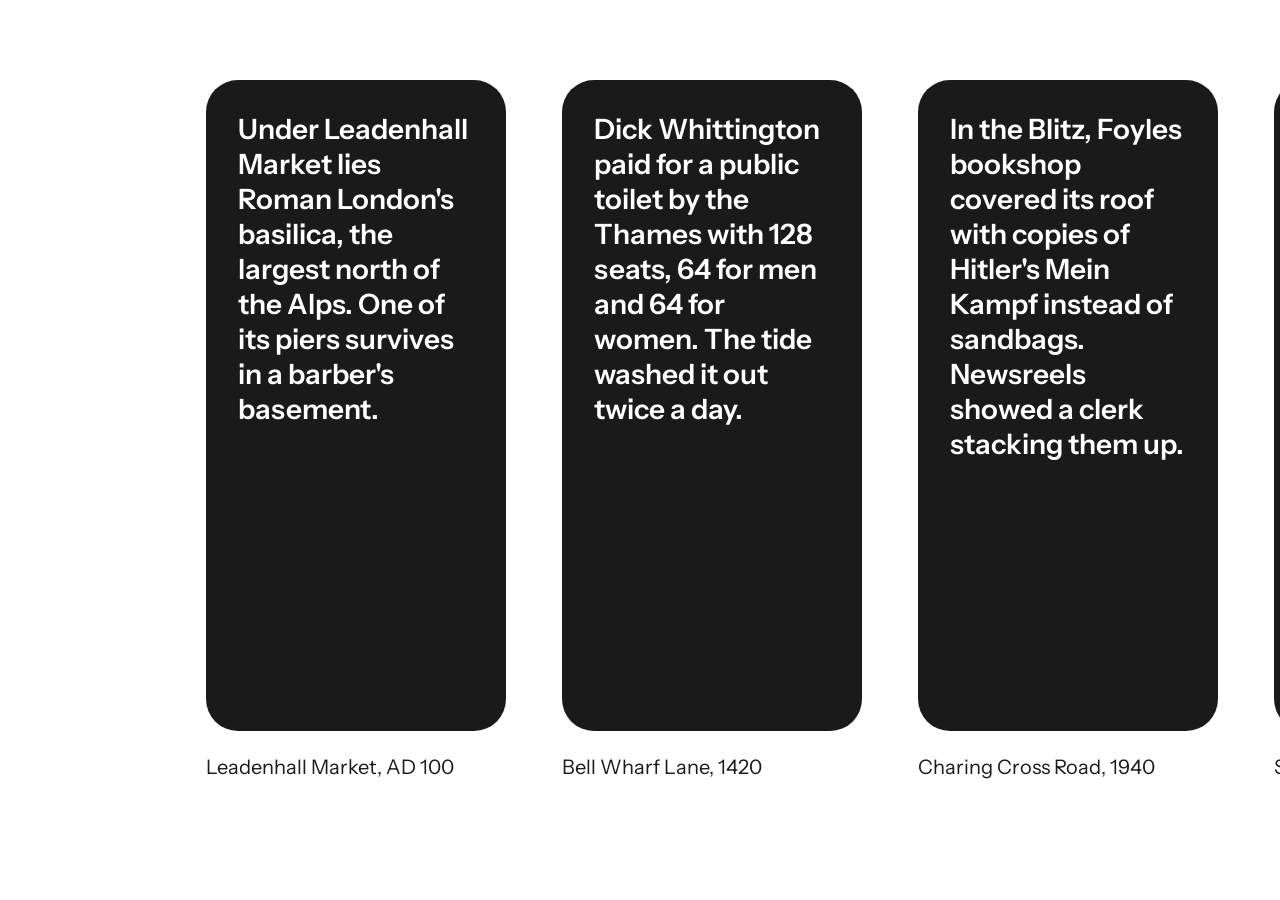
<file: tools/portfolio/facts.html>
<!doctype html><meta charset=utf-8>
<!-- Forn folio: four shipped facts from four eras, laid out like Hlid's colours strip (3560 x 1716 at 2x). -->
<style>
@font-face{font-family:I;src:url(../../app/src/main/res/font/instrument_sans.ttf)}
html,body{margin:0;width:1780px;height:858px;background:#fff;font-family:I}
.row{display:flex;gap:56px;justify-content:center;padding-top:80px}
.c{width:300px}
.card{box-sizing:border-box;height:651px;border-radius:32px;background:#1A1A1A;color:#fff;padding:32px;font-weight:600;font-size:28px;line-height:35px;text-wrap:pretty;hyphens:none}
.l{margin-top:24px;font-size:20px;line-height:24px;color:#1A1A1A}
</style>
<div class=row id=r></div>
<script>
const F=[
["Under Leadenhall Market lies Roman London's basilica, the largest north of the Alps. One of its piers survives in a barber's basement.","Leadenhall Market, AD 100"],
["Dick Whittington paid for a public toilet by the Thames with 128 seats, 64 for men and 64 for women. The tide washed it out twice a day.","Bell Wharf Lane, 1420"],
["In the Blitz, Foyles bookshop covered its roof with copies of Hitler's Mein Kampf instead of sandbags. Newsreels showed a clerk stacking them up.","Charing Cross Road, 1940"],
["On 30 January 1969 the Beatles played on the roof of their Apple offices at 3 Savile Row. After 42 minutes, police told them to turn it down.","Savile Row, 1969"]];
document.getElementById('r').innerHTML=F.map(([f,l])=>`<div class=c><div class=card>${f}</div><div class=l>${l}</div></div>`).join('');
</script>
</file>
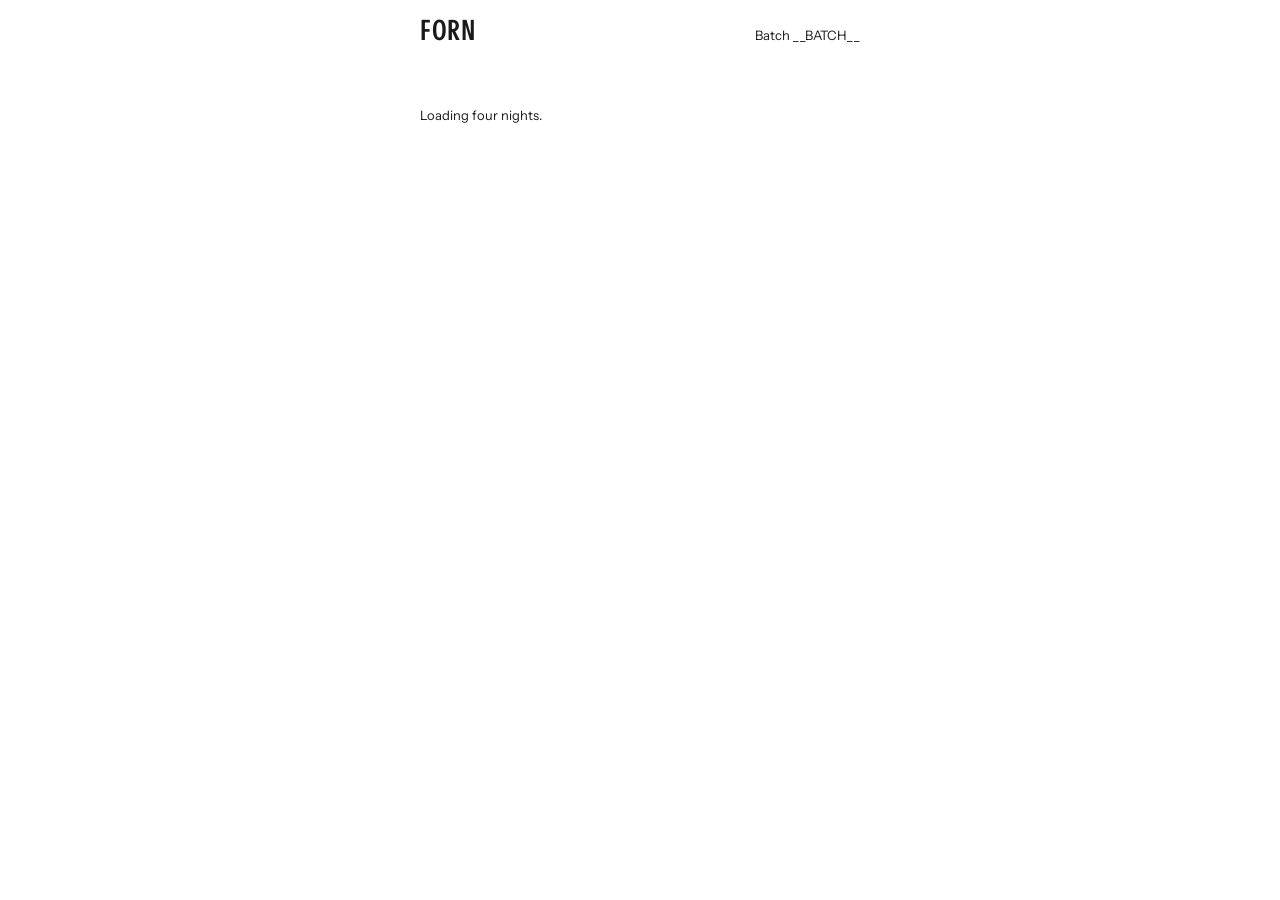
<file: tools/review/template.html>
<!DOCTYPE html>
<html lang="en"><head><meta charset="utf-8"><meta name="viewport" content="width=device-width,initial-scale=1,viewport-fit=cover">
<title>Forn Review, batch __BATCH__</title>
<link rel="preconnect" href="https://fonts.googleapis.com">
<link rel="stylesheet" href="https://fonts.googleapis.com/css2?family=Instrument+Sans:wdth,wght@75..100,400..700&display=swap">
<style>
/* VOICE: quiet review tool, Forn's own look. IDEA: four evenings of the app, replayed.
   PICTURE: the white card itself. COLOUR and TYPE: White and off-black, Instrument Sans only.
   LAYOUT: one centred column, card then controls. Single light theme by choice (Forn is white).
   Template kept in the repo (tools/review/template.html); build.py fills __BATCH__ and __NIGHTS__. */
:root{--bg:#FFFFFF;--ink:#1A1A1A;--line:rgba(26,26,26,.18);--soft:rgba(26,26,26,.06);--font:"Instrument Sans",system-ui,-apple-system,"Segoe UI",sans-serif;color-scheme:light}
*{box-sizing:border-box;min-width:0}
html,body{height:100%}
body{margin:0;background:var(--bg);color:var(--ink);font-family:var(--font);font-size:16px;line-height:1.45;
 padding:max(16px,env(safe-area-inset-top,0px)) max(16px,env(safe-area-inset-right,0px)) 24px max(16px,env(safe-area-inset-left,0px));-webkit-tap-highlight-color:transparent}
.wrap{max-width:440px;margin:0 auto;display:flex;flex-direction:column;gap:24px}
header{display:flex;justify-content:space-between;align-items:baseline;gap:16px}
.word{font-weight:600;font-stretch:75%;font-size:28px;letter-spacing:.02em;line-height:1}
.count{font-size:13px;font-variant-numeric:tabular-nums}
.dots{display:flex;gap:16px;flex-wrap:wrap}
.grp{display:flex;gap:6px}
.dot{width:8px;height:8px;border-radius:50%;border:1px solid var(--ink)}
.dot.keep{background:var(--ink)}
.dot.reject{background:var(--line);border-color:var(--line)}
.dot.now{outline:1px solid var(--ink);outline-offset:2px}
.panel{display:flex;flex-direction:column;gap:16px}
.ping{background:var(--soft);border-radius:16px;padding:14px 16px;font-size:15px;text-wrap:pretty}
.card{border:1px solid var(--line);border-radius:20px;padding:24px;display:flex;flex-direction:column;gap:16px;touch-action:pan-y;user-select:none}
.fact{font-weight:600;font-size:21px;line-height:1.32;text-wrap:pretty}
.meta{display:flex;flex-direction:column;gap:2px;font-size:13px;text-wrap:pretty}
.meta .place{font-weight:600}
h1{font-size:44px;line-height:1.05;margin:0;font-weight:600;text-wrap:balance}
h2{font-size:32px;line-height:1.1;margin:0;font-weight:600;text-wrap:balance}
.about{font-size:16px;text-wrap:pretty;margin:0}
.small{font-size:13px;text-wrap:pretty}
.actions{display:grid;grid-template-columns:1fr 1fr;gap:8px}
button{font:inherit;color:var(--ink);background:var(--bg);border:1px solid var(--ink);border-radius:999px;padding:14px 16px;font-weight:600;font-size:16px;cursor:pointer;min-height:48px}
button.primary,button[aria-pressed="true"]{background:var(--ink);color:var(--bg)}
button:focus-visible,textarea:focus-visible{outline:2px solid var(--ink);outline-offset:2px}
button:disabled{opacity:.35;cursor:default}
.chips{display:flex;flex-wrap:wrap;gap:8px}
.chip{padding:10px 16px;font-weight:500;font-size:15px;min-height:44px}
textarea{font:inherit;font-size:16px;color:var(--ink);background:var(--soft);border:0;border-radius:14px;padding:12px 16px;min-height:80px;resize:vertical;width:100%}
.row{display:flex;justify-content:space-between;align-items:center;gap:16px}
.plain{border:0;padding:8px 0;min-height:0;font-weight:600;font-size:14px;background:none}
.stats{display:grid;grid-template-columns:repeat(3,minmax(0,1fr));gap:8px}
.stat{border:1px solid var(--line);border-radius:16px;padding:16px;display:flex;flex-direction:column;gap:2px}
.stat b{font-size:26px;font-variant-numeric:tabular-nums;font-weight:600}
.list{display:flex;flex-direction:column;gap:8px;font-size:14px}
.list div{border-top:1px solid var(--line);padding-top:8px;text-wrap:pretty}
.status{font-size:13px;min-height:1.2em}
</style></head><body>
<div class="wrap">
  <header><div class="word">FORN</div><div class="count" id="count">Batch __BATCH__</div></header>
  <div class="dots" id="dots" aria-hidden="true"></div>
  <main id="main"><p class="small">Loading four nights.</p></main>
  <div class="status" id="status" role="status"></div>
</div>
<script>
{
const BATCH = __BATCH__;
const NIGHTS = __NIGHTS__;
const REASONS = ["Dull", "Wrong", "Confusing", "Too long", "Knew it", "Too grim"];
const CARDS = NIGHTS.flatMap(n => n.cards.map(c => ({...c, night: n.n})));
const answers = {}, ratings = {};
let step = null, picked = new Set(), coll = null, rejecting = false;
const $ = s => document.querySelector(s);
const esc = s => String(s ?? "").replace(/[&<>"]/g, c => ({"&":"&amp;","<":"&lt;",">":"&gt;",'"':"&quot;"}[c]));

// steps: intro(n), card(i), rate(n), done
const STEPS = NIGHTS.flatMap(n => [{t:"intro", n:n.n}, ...n.cards.map(c => ({t:"card", id:c.id, n:n.n})), {t:"rate", n:n.n}]).concat([{t:"done"}]);
const night = k => NIGHTS.find(n => n.n === k);
const card = id => CARDS.find(c => c.id === id);

function save() { try { localStorage.setItem("forn-review-" + BATCH, JSON.stringify({answers, ratings})); } catch (e) {} }
function load() { try { const v = JSON.parse(localStorage.getItem("forn-review-" + BATCH) || "{}"); Object.assign(answers, v.answers || {}); Object.assign(ratings, v.ratings || {}); } catch (e) {} }
function firstOpen() {
  const i = STEPS.findIndex(s => (s.t === "card" && !answers[s.id]) || (s.t === "rate" && !ratings[s.n]));
  if (i < 0) return STEPS.length - 1;
  const s = STEPS[i];
  if (s.t === "card" && night(s.n).cards[0].id === s.id) return i - 1; // show the intro first
  return i;
}

function dots() {
  const cur = STEPS[step];
  $("#dots").innerHTML = NIGHTS.map(n => `<span class="grp">${n.cards.map(c => {
    const a = answers[c.id];
    return `<span class="dot ${a ? a.verdict : ""} ${cur.t === "card" && cur.id === c.id ? "now" : ""}"></span>`;
  }).join("")}</span>`).join("");
  $("#count").textContent = cur.t === "done" ? `Batch ${BATCH} · done` : `Batch ${BATCH} · night ${cur.n} of ${NIGHTS.length}`;
}

function render() {
  const s = STEPS[step]; dots();
  if (s.t === "intro") return intro(night(s.n));
  if (s.t === "card") return showCard(card(s.id));
  if (s.t === "rate") return rate(night(s.n));
  return done();
}

function intro(n) {
  $("#main").innerHTML = `<div class="panel" style="gap:24px">
    <h1>${esc(n.day)}</h1>
    <p class="about">${esc(n.about)}</p>
    <p class="small">${n.cards.length} finds at 9pm, in the order the app would pick them. Keep or reject each one, then say how the night felt.</p>
    <div class="row">${step > 0 ? `<button class="plain" id="back">Back</button>` : "<span></span>"}<button class="primary" id="go">Start ${esc(n.day)}</button></div>
  </div>`;
  $("#go").onclick = () => { step++; render(); };
  const b = $("#back"); if (b) b.onclick = () => { step--; render(); };
}

function showCard(c) {
  const a = answers[c.id];
  const body = `<div class="ping">${esc(c.line)}</div>
    <article class="card" id="card">
      <div class="fact">${esc(c.fact)}</div>
      <div class="meta"><span class="place">${esc(c.place)}, ${esc(c.time)}</span><span>${esc(c.source)}</span></div>
    </article>`;
  let controls;
  if (!rejecting) {
    controls = `<div class="actions"><button id="reject">Reject</button><button id="keep" class="primary">Keep</button></div>
      <div class="row"><button class="plain" id="back">Back</button><span class="small">${a ? (a.verdict === "keep" ? "Kept" : "Rejected") + ". Answer again to change it." : "Swipe right to keep, left to reject"}</span></div>`;
  } else {
    controls = `<div class="panel"><span class="small">Why? Pick any.</span>
      <div class="chips">${REASONS.map(r => `<button class="chip" aria-pressed="${picked.has(r)}" data-r="${esc(r)}">${esc(r)}</button>`).join("")}</div>
      <textarea id="note" placeholder="Note (optional). Most useful on Wrong.">${esc(a && a.note)}</textarea>
      <div class="actions"><button id="cancel">Cancel</button><button id="next" class="primary" ${picked.size ? "" : "disabled"}>Next</button></div></div>`;
  }
  $("#main").innerHTML = `<div class="panel">${body}${controls}</div>`;
  if (!rejecting) {
    $("#keep").onclick = () => answer(c, "keep", [], "");
    $("#reject").onclick = () => { rejecting = true; picked = new Set((a && a.reasons) || []); render(); };
    $("#back").onclick = () => { step--; render(); };
    swipe($("#card"), dx => dx > 0 ? $("#keep").onclick() : $("#reject").onclick());
  } else {
    document.querySelectorAll(".chip").forEach(el => el.onclick = () => {
      const r = el.dataset.r; picked.has(r) ? picked.delete(r) : picked.add(r);
      el.setAttribute("aria-pressed", picked.has(r)); $("#next").disabled = !picked.size;
    });
    $("#cancel").onclick = () => { rejecting = false; render(); };
    $("#next").onclick = () => answer(c, "reject", [...picked], $("#note").value.trim());
  }
}

function swipe(el, fn) {
  let x0 = null, y0 = null;
  el.addEventListener("touchstart", e => { x0 = e.touches[0].clientX; y0 = e.touches[0].clientY; }, {passive: true});
  el.addEventListener("touchend", e => {
    if (x0 === null) return;
    const dx = e.changedTouches[0].clientX - x0, dy = e.changedTouches[0].clientY - y0; x0 = null;
    if (Math.abs(dx) > 70 && Math.abs(dx) > Math.abs(dy) * 1.5) fn(dx);
  });
}

async function put(id, data) {
  if (!coll) return;
  try { await coll.doc(id).set({...data, batch: BATCH, at: new Date().toISOString()}); $("#status").textContent = "Saved for Claude."; }
  catch (e) { $("#status").textContent = "Not saved online yet. Answers are kept on this phone, and the last screen has a copy to paste to Claude."; }
}

function answer(c, verdict, reasons, note) {
  answers[c.id] = {verdict, reasons, note}; save();
  rejecting = false; picked = new Set(); step++; render();
  put(c.id, {id: c.id, night: c.night, verdict, reasons, note, status: c.status, score: c.score, era: c.era, topic: c.topic});
}

function rate(n) {
  const r = ratings[n.n] || {};
  const kept = n.cards.filter(c => answers[c.id] && answers[c.id].verdict === "keep").length;
  $("#main").innerHTML = `<div class="panel" style="gap:24px">
    <h2>Was ${esc(n.day)} night good?</h2>
    <p class="small">You kept ${kept} of ${n.cards.length}. A good night makes you glad you opened it. A flat one, you'd rather have skipped.</p>
    <div class="actions"><button id="flat" aria-pressed="${r.rating === "flat"}">Flat night</button><button id="good" aria-pressed="${r.rating === "good"}">Good night</button></div>
    <textarea id="note" placeholder="Note (optional). What made it good or flat?">${esc(r.note)}</textarea>
    <div class="row"><button class="plain" id="back">Back</button><button class="primary" id="next" ${r.rating ? "" : "disabled"}>${n.n < NIGHTS.length ? "Next night" : "Finish"}</button></div>
  </div>`;
  let pick = r.rating;
  ["flat", "good"].forEach(k => $("#" + k).onclick = () => {
    pick = k; $("#flat").setAttribute("aria-pressed", k === "flat"); $("#good").setAttribute("aria-pressed", k === "good"); $("#next").disabled = false;
  });
  $("#back").onclick = () => { step--; render(); };
  $("#next").onclick = () => {
    const note = $("#note").value.trim();
    ratings[n.n] = {rating: pick, note}; save(); step++; render();
    put("night-" + n.n, {id: "night-" + n.n, night: n.n, rating: pick, note, cards: n.cards.map(c => c.id)});
  };
}

function summaryText() {
  return NIGHTS.map(n => [`NIGHT ${n.n} ${n.day}: ${ratings[n.n] ? ratings[n.n].rating.toUpperCase() : "not rated"}${ratings[n.n] && ratings[n.n].note ? " | " + ratings[n.n].note : ""}`]
    .concat(n.cards.map(c => { const a = answers[c.id]; if (!a) return `  ? ${c.id}`;
      return a.verdict === "keep" ? `  KEEP ${c.id}` : `  REJECT ${c.id}: ${a.reasons.join(", ")}${a.note ? " | " + a.note : ""}`; })).join("\n")).join("\n");
}

function done() {
  const vals = CARDS.map(c => answers[c.id]).filter(Boolean);
  const rej = vals.filter(a => a.verdict === "reject").length, kept = vals.length - rej;
  const good = NIGHTS.filter(n => ratings[n.n] && ratings[n.n].rating === "good").length;
  const rejects = CARDS.filter(c => answers[c.id] && answers[c.id].verdict === "reject");
  $("#main").innerHTML = `<div class="panel" style="gap:24px">
    <h1>${good} of ${NIGHTS.length} good nights.</h1>
    <div class="stats">
      <div class="stat"><b>${kept}</b><span class="small">Kept</span></div>
      <div class="stat"><b>${rej}</b><span class="small">Rejected</span></div>
      <div class="stat"><b>${vals.length ? Math.round(rej * 100 / vals.length) : 0}%</b><span class="small">Reject rate</span></div>
    </div>
    <p class="small">${coll ? `Saved where Claude can read it. Say batch ${BATCH} done in the chat.` : "Couldn't reach the answer store, so copy this and paste it to Claude."}</p>
    ${rejects.length ? `<div class="list">${rejects.map(c => `<div><b>${esc(c.place)}</b> · ${esc(answers[c.id].reasons.join(", "))}${answers[c.id].note ? `<br>${esc(answers[c.id].note)}` : ""}</div>`).join("")}</div>` : ""}
    <div class="actions"><button id="again">Go back over it</button><button id="copy" class="primary">Copy answers</button></div>
  </div>`;
  $("#again").onclick = () => { step = 0; render(); };
  $("#copy").onclick = () => navigator.clipboard.writeText(summaryText()).then(() => { $("#status").textContent = "Copied."; }).catch(() => { $("#status").textContent = summaryText(); });
}

load(); step = Math.max(0, firstOpen()); render();

(async () => {
  try {
    const db = window.claude && await window.claude.use("db");
    if (!db) return;
    coll = db.collection("review-batch-" + BATCH);
    const snap = await coll.get();
    snap.docs.forEach(d => { const v = d.data(); if (!v) return;
      if (v.verdict) answers[d.id] = {verdict: v.verdict, reasons: v.reasons || [], note: v.note || ""};
      if (v.rating) ratings[v.night] = {rating: v.rating, note: v.note || ""}; });
    for (const c of CARDS) if (answers[c.id] && !snap.docs.some(d => d.id === c.id)) { const a = answers[c.id];
      try { await coll.doc(c.id).set({id: c.id, night: c.night, batch: BATCH, ...a, status: c.status, at: new Date().toISOString()}); } catch (e) {} }
    for (const n of NIGHTS) if (ratings[n.n] && !snap.docs.some(d => d.id === "night-" + n.n)) {
      try { await coll.doc("night-" + n.n).set({id: "night-" + n.n, night: n.n, batch: BATCH, ...ratings[n.n], at: new Date().toISOString()}); } catch (e) {} }
    save();
    if (!rejecting && STEPS[step].t !== "rate") { step = Math.max(0, firstOpen()); render(); }
  } catch (e) { coll = null; }
})();
}
</script>
</body></html>
</file>
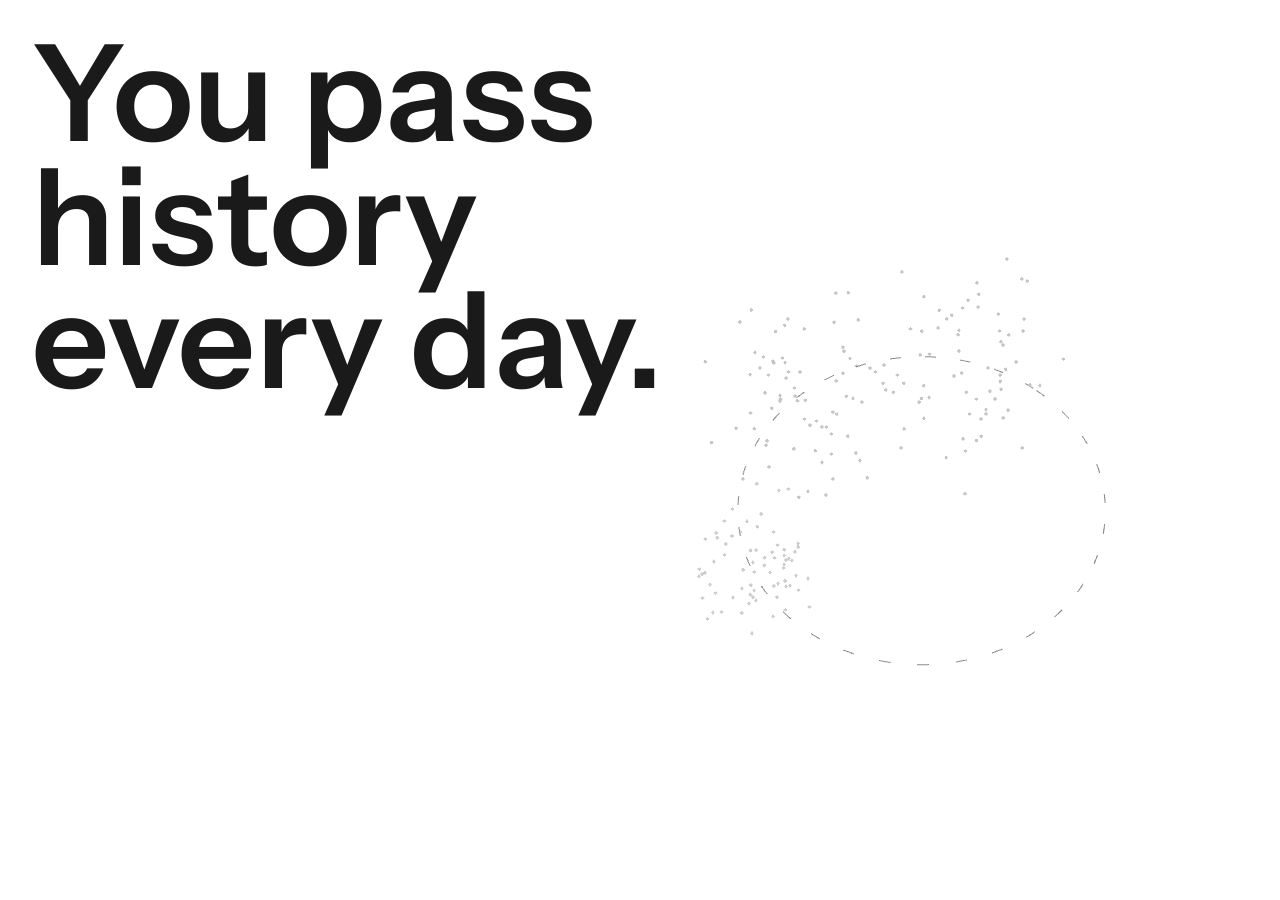
<file: tools/trailer/film.html>
<!DOCTYPE html>
<html lang="en-GB">
<head>
<meta charset="utf-8">
<title>Forn trailer, one move</title>
<style>
/* Forn trailer v2 (24 Nov): one continuous camera move in the style of the approved orbit test.
   The camera turns at one slow constant speed the whole time; only where it looks changes, in long sine glides.
   Words cut in and out on the music's beats (no text animation). Finds are off-black cards attached to their balls.
   Drawn frame by frame: film.py calls window.__at(t). Sizes in CSS px; the 16:9 frame is 1280 x 720 at 1.5x. */
@font-face { font-family: "Instrument Sans"; src: url("/site/instrument-sans.ttf") format("truetype"); font-weight: 400 700; font-stretch: 75% 100%; }
:root { --ink: #1A1A1A; --pad: 32px; --h: min(10.5vw, 24vh); }
html, body { margin: 0; height: 100%; background: #FFFFFF; overflow: hidden; font-family: "Instrument Sans", sans-serif; color: var(--ink); }
canvas { position: fixed; inset: 0; width: 100%; height: 100%; }
/* Words: the landing page's step headings, same size and setting. */
.words { position: fixed; left: var(--pad); top: var(--pad); z-index: 3; display: none; }
.words h2 { margin: 0; font-weight: 600; font-size: var(--h); line-height: 0.92; letter-spacing: 0.005em; white-space: nowrap; }
.words p { margin: 24px 0 0; font-size: 28px; line-height: 36px; color: #3A3A3A; }
/* The find: attached to its ball, up and right, with a leader line into its bottom edge (orbit test v2). */
svg.lead { position: fixed; inset: 0; width: 100%; height: 100%; pointer-events: none; z-index: 2; }
.tip { position: fixed; left: 0; top: 0; width: 300px; padding: 20px 22px 18px; border-radius: 18px; background: var(--ink); color: #FFFFFF; opacity: 0; z-index: 2; }
.tip b { display: block; font-size: 20px; line-height: 26px; font-weight: 600; letter-spacing: 0.2px; text-wrap: pretty; hyphens: none; }
.tip span { display: block; margin-top: 10px; font-size: 13px; line-height: 18px; }
/* End card: Sniff's house style, sizes in 1080p frame px times --k (1 / device scale). */
#endcard { position: fixed; inset: 0; z-index: 9; background: #FFFFFF; opacity: 0; display: none; --k: 0.6667; }
#endcard .lock { position: absolute; left: 50%; top: 50%; transform: translate(-50%, -50%); display: flex; flex-direction: column; align-items: center; gap: calc(24px * var(--k)); }
#endcard .ring { display: block; width: calc(84px * var(--k)); height: calc(84px * var(--k)); }
#endcard .url { font: 600 calc(40px * var(--k))/1 "Instrument Sans", sans-serif; color: var(--ink); letter-spacing: 0.005em; }
#endcard .badge { position: absolute; right: calc(80px * var(--k)); bottom: calc(64px * var(--k)); height: calc(84px * var(--k)); }
#endcard .legal { position: absolute; left: calc(80px * var(--k)); bottom: calc(82px * var(--k)); font: 400 calc(18px * var(--k))/1.4 "Instrument Sans", sans-serif; color: #8A8A8A; }
</style>
</head>
<body>
<canvas id="gl"></canvas>
<svg class="lead"><line id="ln" stroke="#1A1A1A" stroke-width="1.5" /></svg>
<div class="tip" id="tip"><b></b><span></span></div>
<div class="words" id="words"></div>
<div id="endcard"><div class="lock"><svg class="ring" viewBox="35 35 38 38"><circle cx="54" cy="54" r="17" fill="none" stroke="#1A1A1A" stroke-width="4"/></svg><div class="url">getforn.app</div></div>
  <img class="badge" src="/tools/trailer/google-play-badge.png" alt="Get it on Google Play"><div class="legal">Google Play and the Google Play logo are trademarks of Google LLC.</div></div>
<script src="/site/three.js"></script>
<script>
(() => {
// ---------- Timeline (s). Words cut on Black Veil's beats; set from the track by film.py (window.__BEATS) ----------
const B = Object.assign({
  // Black Veil (Universfield, Pixabay 386555, 30 s, 129 bpm): swells from silence to 7 s, strong hits at
  // 7.36, 11.05, 14.28, 18.44, 21.66, 24.43, 25.82, fades out from 26.5. Every cut below sits on one of them.
  w1: [0.5, 4.13],   // You pass / history / every day.     (dust drifts in as the track swells)
  w2: [4.13, 7.36],  // Forn / notices it / for you.         (balls appear on the beat: 5.06, 5.52, 5.99)
  balls: [5.06, 5.52, 5.99],
  w3: [7.36, 9.4],   // At 9pm, / see what / you missed.     (hit; camera starts gliding in)
  cards: [11.05, 14.28, 18.44], // each find's card comes out of its ball as the turning ring brings it to the front
  w5: [21.66, 24.43], // Every day / adds a ring.           (rings arrive, camera pulls back with them)
  w6: [24.43, 25.82], // Grow yours.
  end: 25.82, len: 30,
}, window.__BEATS || {});
const WORDS = [
  [B.w1, 'You pass<br>history<br>every day.'],
  [B.w2, 'Forn<br>notices it<br>for you.'],
  [B.w3, 'At 9pm,<br>see what<br>you missed.'],
  [B.w5, 'Every day<br>adds a ring.'],
  [B.w6, 'Grow yours.'],  // no Coming soon line: the app is out when the trailer is (Tony, 24 Nov)
];
const FINDS = [
  { fact: "The world's first cash machine opened at Barclays in Enfield in June 1967. People used a paper voucher bought in advance, and could take out £10 at most.", at: 'Enfield' },
  { fact: "Duck Island in St James's Park was home to the park's bird keeper. In 1894 it was also chosen as a safe spot to defuse terrorist bombs found in Westminster.", at: "St James's Park" },
  { fact: "The roof of the Bomber Command Memorial in Green Park is made from a Halifax bomber that crashed in Belgium in 1944. It was pulled out of a swamp in 1997.", at: 'Green Park' },
];
const CARD_ON = 2.0;

// ---------- The world: the site's sizes (R_BALL 0.12, rings 0.48 apart, FOV 22, dust pinches) ----------
const canvas = document.getElementById('gl');
const renderer = new THREE.WebGLRenderer({ canvas, antialias: true }); renderer.setPixelRatio(devicePixelRatio);
const scene = new THREE.Scene(); scene.background = new THREE.Color('#FFFFFF');
const camera = new THREE.PerspectiveCamera(22, 1, 0.05, 4000);
function rng(seed) { return () => { seed = (seed * 16807) % 2147483647; return (seed - 1) / 2147483646; }; }
const r = rng(11), TAU = Math.PI * 2, SPH = new THREE.SphereGeometry(1, 40, 28);
const R_BALL = 0.12, STEP_W = 0.48, DAYS = 150, ringR = d => 0.5 + d * STEP_W;
const DUST_K = window.__DUST || 2.2, PINCH = 70, REACH = 0.32;
const cl = v => Math.max(0, Math.min(1, v)), sine = k => (1 - Math.cos(Math.PI * cl(k))) / 2, outC = k => 1 - Math.pow(1 - cl(k), 3);
// Week, month and year rings as the site, counted for a fixed date so every render matches.
const TODAY = new Date(2026, 10, 24), EPOCH = new Date(2025, 11, 29);
function rankOf(d) { const t = new Date(TODAY); t.setDate(t.getDate() - d); if (t.getDay() !== 1) return 0;
  const w = Math.round((t - EPOCH) / 6048e5), m = ((w % 52) + 52) % 52; return m === 0 ? 3 : m % 4 === 0 ? 2 : 1; }
const RING_COL = [0xC8C8C8, 0xA8A8A8, 0x6A6A6A, 0x1A1A1A], RING_W = [0, 0.015, 0.035, 0.08];
const DOT = (() => { const c = document.createElement('canvas'); c.width = c.height = 64; const x = c.getContext('2d'); x.fillStyle = '#FFF'; x.beginPath(); x.arc(32, 32, 30, 0, TAU); x.fill(); return new THREE.CanvasTexture(c); })();
const days = Array.from({ length: DAYS }, () => ({ group: new THREE.Group(), mats: [], balls: [], dust: [] }));
days.forEach(d => scene.add(d.group));
for (let d = 0; d < DAYS; d++) {
  const rank = rankOf(d), R = ringR(d), segs = Math.min(1024, Math.max(128, Math.round(R * 8))), pts = [];
  for (let i = 0; i <= segs; i++) { const a = i / segs * TAU; pts.push(new THREE.Vector3(Math.cos(a) * R, 0, Math.sin(a) * R)); }
  const mat = rank ? new THREE.LineBasicMaterial({ color: RING_COL[rank], transparent: true })
    : new THREE.LineDashedMaterial({ color: d === 0 ? 0x8A8A8A : RING_COL[0], dashSize: 0.03, gapSize: 0.07, transparent: true });
  const line = new THREE.Line(new THREE.BufferGeometry().setFromPoints(pts), mat); if (!rank) line.computeLineDistances();
  days[d].group.add(line); days[d].mats.push(mat);
  if (rank) { const bm = new THREE.MeshBasicMaterial({ color: RING_COL[rank], side: THREE.DoubleSide, transparent: true });
    const m = new THREE.Mesh(new THREE.RingGeometry(R - RING_W[rank] / 2, R + RING_W[rank] / 2, segs), bm); m.rotation.x = -Math.PI / 2; days[d].group.add(m); days[d].mats.push(bm); }
}
function dust(pos, day, born = -1) {
  const n = PINCH, a = new Float32Array(n * 3), end = new Float32Array(n * 3), dr = new Float32Array(n * 4);
  for (let i = 0; i < n; i++) { const u = r() * 2 - 1, th = r() * TAU, s = Math.sqrt(1 - u * u), d = REACH * (0.25 + Math.pow(r(), 0.7) * 0.75);
    end.set([pos.x + s * Math.cos(th) * d, pos.y + u * d, pos.z + s * Math.sin(th) * d], i * 3); dr.set([r() * TAU, 0.25 + r() * 0.5, 0.03 + r() * 0.07, r() * TAU], i * 4); }
  const g = new THREE.BufferGeometry(); g.setAttribute('position', new THREE.BufferAttribute(a, 3));
  const mat = new THREE.PointsMaterial({ color: 0xC8C8C8, size: 0.022 * DUST_K, map: DOT, alphaTest: 0.5, transparent: true });
  days[day].group.add(new THREE.Points(g, mat));
  const D = { g, a, end, dr, pos: pos.clone(), mat, born }; days[day].dust.push(D); return D;
}
function ball(pos, day) { const m = new THREE.Mesh(SPH, new THREE.MeshBasicMaterial({ color: 0x1A1A1A, transparent: true, depthTest: false })); m.renderOrder = 2; m.scale.setScalar(R_BALL); m.position.copy(pos); days[day].group.add(m); days[day].balls.push(m); return m; }
const onRing = (R, h, y = 0) => { const a = h / 24 * TAU - Math.PI / 2; return new THREE.Vector3(Math.cos(a) * R, y, Math.sin(a) * R); };
// Today: ten places passed (dust drifts in one by one, in the order passed), three of them uncovered at 9pm.
// 24 Nov (Tony): the ring sits in the middle and the camera keeps turning; each find's card comes out of its ball as it
// reaches the front. So each ball is placed where the front of the ring will be at its card's time. The camera turns
// clockwise, so all three are on the right of the ring while the words are up and none has to hide behind them.
const AZ0 = 3.0, SPIN = -0.3, PRESENT = -0.15; // rad/s, the one constant turn
const FIND_AT = B.cards.map(t => ((((AZ0 + SPIN * t + PRESENT) + Math.PI / 2) / TAU * 24) % 24 + 24) % 24);
const PASSES = FIND_AT.concat([0, 3, 6, 9, 12, 15, 18, 21].map(h => h + 1.2).filter(h => FIND_AT.every(f => Math.min(Math.abs(f - h), 24 - Math.abs(f - h)) > 1.4)).slice(0, 7));
const todayDust = PASSES.map((h, i) => dust(onRing(ringR(0), h), 0, B.w1[0] + 0.25 + i * (B.w1[1] - B.w1[0] - 0.6) / (PASSES.length - 1)));
const todayBalls = FIND_AT.map(h => ball(onRing(ringR(0), h), 0));
const BALL_ON = B.balls;
// The past: finds on about half the days, dust on most, as the site.
const hour = () => { const k = r(); return k < 0.4 ? 8 + r() * 1.2 : k < 0.75 ? 17.5 + r() * 1.5 : k < 0.9 ? 12.5 + r() : 7 + r() * 15; };
for (let d = 1; d < DAYS; d++) {
  const R = ringR(d), used = [];
  const free = () => { for (let k = 0; k < 20; k++) { const h = hour(); if (used.every(u => Math.abs(u - h) * TAU / 24 * R > 0.34)) { used.push(h); return h; } } return null; };
  if (r() <= 0.55) for (let n = 1 + Math.floor(r() * 2); n--;) { const h = free(); if (h != null) ball(onRing(R, h, (r() - 0.5) * 0.08), d); }
  for (let n = Math.floor(r() * 4); n--;) { const h = free(); if (h != null) dust(onRing(R, h), d); }
}
// Rings arrive one after another from yesterday outwards during "Every day adds a ring", eased in and out.
const ringOn = d => d === 0 ? 0 : B.w5[0] - 0.3 + (d <= 6 ? (d - 1) * 0.3 : 1.5 + (d - 6) / (DAYS - 6) * 3.2);

// ---------- The move ----------
// Camera: constant slow turn (az), long sine glides for target, distance, height and framing (view offset).
// Each glide blends from wherever the camera is, so overlapping glides stay smooth.
const V = (x, y, z) => new THREE.Vector3(x, y, z);
const P = i => todayBalls[i].position;
const MOVES = [
  { t: [0, 0], tg: V(0, 0, 0), dist: 6.4, elev: 1.0, fx: 0.72, fy: 0.56 },           // close on today's ring, right of the words
  { t: [0.0, B.w3[0]], dist: 5.8, elev: 0.95 },                                        // drifts in a little while the dust lands
  { t: [B.w3[0] + 0.6, B.cards[0] - 0.3], dist: 5.6, elev: 0.72, fx: 0.5, fy: 0.68 },  // the ring glides to the middle, lower down: cards rise above it
  { t: [B.cards[2] + CARD_ON + 0.1, B.w5[0] + 0.6], dist: 12, elev: 0.9, fx: 0.66, fy: 0.62 },  // out of the last card
  { t: [B.w5[0] + 0.2, B.end + 0.6], dist: 30, elev: 0.82, fx: 0.62, fy: 0.72 },     // pulls back as the rings arrive: massive rings lower right
];
function camAt(t) {
  const c = { tg: MOVES[0].tg.clone(), dist: MOVES[0].dist, elev: MOVES[0].elev, fx: MOVES[0].fx, fy: MOVES[0].fy };
  for (const m of MOVES.slice(1)) { const k = sine((t - m.t[0]) / (m.t[1] - m.t[0])); if (!k) continue;
    if (m.tg) c.tg.lerp(m.tg, k); if (m.dist) c.dist *= Math.pow(m.dist / c.dist, k);
    for (const p of ['elev', 'fx', 'fy']) if (m[p] != null) c[p] += (m[p] - c[p]) * k; }
  c.az = AZ0 + SPIN * t; return c;
}

// ---------- One frame ----------
// Which side each card sits (up-right or up-left): the one that covers fewer of today's other balls over its time.
function place(cam) { const ce = Math.cos(cam.elev); camera.position.set(cam.tg.x + Math.cos(cam.az) * ce * cam.dist, cam.tg.y + Math.sin(cam.elev) * cam.dist, cam.tg.z + Math.sin(cam.az) * ce * cam.dist);
  camera.lookAt(cam.tg); camera.setViewOffset(W, H, (0.5 - cam.fx) * W, (0.5 - cam.fy) * H, W, H); camera.updateProjectionMatrix(); camera.updateMatrixWorld(); }
let SIDE = null;
function sides() { SIDE = B.cards.map((a, i) => { let hit = [0, 0];
  for (let s = 0; s <= 6; s++) { const t = a + CARD_ON * s / 6; place(camAt(t)); const [x, y] = scr(P(i)), w = tip.offsetWidth, h = tip.offsetHeight;
    [1, -1].forEach((dir, k) => { const L = dir > 0 ? x + 30 : x - 30 - w, T = y - 60 - h;
      todayBalls.forEach((b, j) => { if (j === i) return; const [bx, by] = scr(b.position); if (bx > L - 40 && bx < L + w + 40 && by > T - 40 && by < T + h + 60) hit[k]++; }); }); }
  return 1; }); // cards now rise above the ring, so they always sit up and right
}
const words = document.getElementById('words'), tip = document.getElementById('tip'), ln = document.getElementById('ln'), endcard = document.getElementById('endcard');
let shownWords = -1, shownTip = -1, W = 0, H = 0;
function size() { W = innerWidth; H = innerHeight; renderer.setSize(W, H, false); camera.aspect = W / H; }
size();
const v3 = new THREE.Vector3();
function scr(p) { v3.copy(p).project(camera); return [(v3.x + 1) / 2 * W, (1 - v3.y) / 2 * H, v3.z]; }
window.__at = t => {
  // words: hard cuts
  const wi = WORDS.findIndex(([w]) => t >= w[0] && t < w[1]);
  if (wi !== shownWords) { shownWords = wi; words.style.display = wi < 0 ? 'none' : 'block';
    if (wi >= 0) words.innerHTML = `<h2>${WORDS[wi][1]}</h2>` + (WORDS[wi][2] ? `<p>${WORDS[wi][2]}</p>` : ''); }
  const box = wi >= 0 ? words.getBoundingClientRect() : null;
  // camera
  if (!SIDE) { tip.querySelector('b').textContent = FINDS[0].fact; sides(); }
  place(camAt(t));
  // rings, dust, balls
  days.forEach((D, d) => {
    const on = d === 0 ? 1 : sine((t - ringOn(d)) / 0.7);
    D.group.visible = on > 0; if (!on) return;
    D.mats.forEach(m => { m.opacity = on; });
    D.dust.forEach(P => {
      const born = P.born < 0 ? -99 : P.born, op = d === 0 ? cl((t - born) / 0.3) : on, out = d === 0 ? outC((t - born) / 1.4) : 1;
      P.mat.opacity = op; P.mat.visible = op > 0;
      for (let i = 0, j = 0; i < P.a.length; i += 3, j += 4) { const ph = P.dr[j], sp = P.dr[j + 1], am = P.dr[j + 2], ph2 = P.dr[j + 3];
        P.a[i] = P.pos.x + (P.end[i] - P.pos.x) * out + Math.sin(t * sp + ph) * am;
        P.a[i + 1] = P.pos.y + (P.end[i + 1] - P.pos.y) * out + Math.sin(t * sp * 0.8 + ph2) * am;
        P.a[i + 2] = P.pos.z + (P.end[i + 2] - P.pos.z) * out + Math.cos(t * sp * 0.9 + ph) * am; }
      P.g.attributes.position.needsUpdate = true;
    });
    D.balls.forEach((m, k) => {
      let op = d === 0 ? cl((t - BALL_ON[k]) / 0.4) : on;
      if (box && d > 0) { const [x, y] = scr(m.position), pad = 24, dx = Math.max(box.left - pad - x, x - box.right - pad, 0), dy = Math.max(box.top - pad - y, y - box.bottom - pad, 0);
        op *= cl(Math.max(dx, dy) / 24); } // balls never on the words (rings and dust may be)
      m.material.opacity = op; m.visible = op > 0;
    });
  });
  renderer.render(scene, camera);
  // the find card, attached to its ball
  let fi = -1, fo = 0;
  B.cards.forEach((a, i) => { const o = cl((t - a) / 0.2) * (1 - cl((t - a - CARD_ON) / 0.2)); if (o > 0) { fi = i; fo = o; } });
  if (fi >= 0) {
    if (fi !== shownTip) { shownTip = fi; tip.querySelector('b').textContent = FINDS[fi].fact; tip.querySelector('span').textContent = FINDS[fi].at; }
    const Pp = todayBalls[fi].position, [x, y] = scr(Pp), right = new THREE.Vector3().setFromMatrixColumn(camera.matrixWorld, 0);
    const sd = SIDE[fi], [x2] = scr(Pp.clone().addScaledVector(right, R_BALL)), rad = Math.abs(x2 - x), ex = x + sd * rad * 0.72, ey = y - rad * 0.72;
    const az = camAt(t).az, top = scr(V(-Math.cos(az), 0, -Math.sin(az)).multiplyScalar(ringR(0) + 0.1))[1]; // just past the far side of today's ring
    const tx = sd > 0 ? ex + 24 : ex - 24 - tip.offsetWidth, ty = Math.min(ey - 48, top - 24) - tip.offsetHeight;
    tip.style.transform = `translate(${tx}px, ${ty}px)`;
    ln.setAttribute('x1', ex); ln.setAttribute('y1', ey); ln.setAttribute('x2', sd > 0 ? tx + 28 : tx + tip.offsetWidth - 28); ln.setAttribute('y2', ty + tip.offsetHeight - 1);
  }
  tip.style.opacity = fo; ln.setAttribute('stroke-opacity', fo);
  // end card: one 0.2 s fade
  endcard.style.display = t >= B.end ? 'block' : 'none'; endcard.style.opacity = 1; // hard cut (Tony, 24 Nov)
};
window.__len = B.len;
// Live preview in a browser: play on the real clock.
if (!window.__FRAMES) { const s = performance.now(); const loop = n => { window.__at(((n - s) / 1000) % B.len); requestAnimationFrame(loop); }; requestAnimationFrame(loop); }
})();
</script>
</body>
</html>
</file>
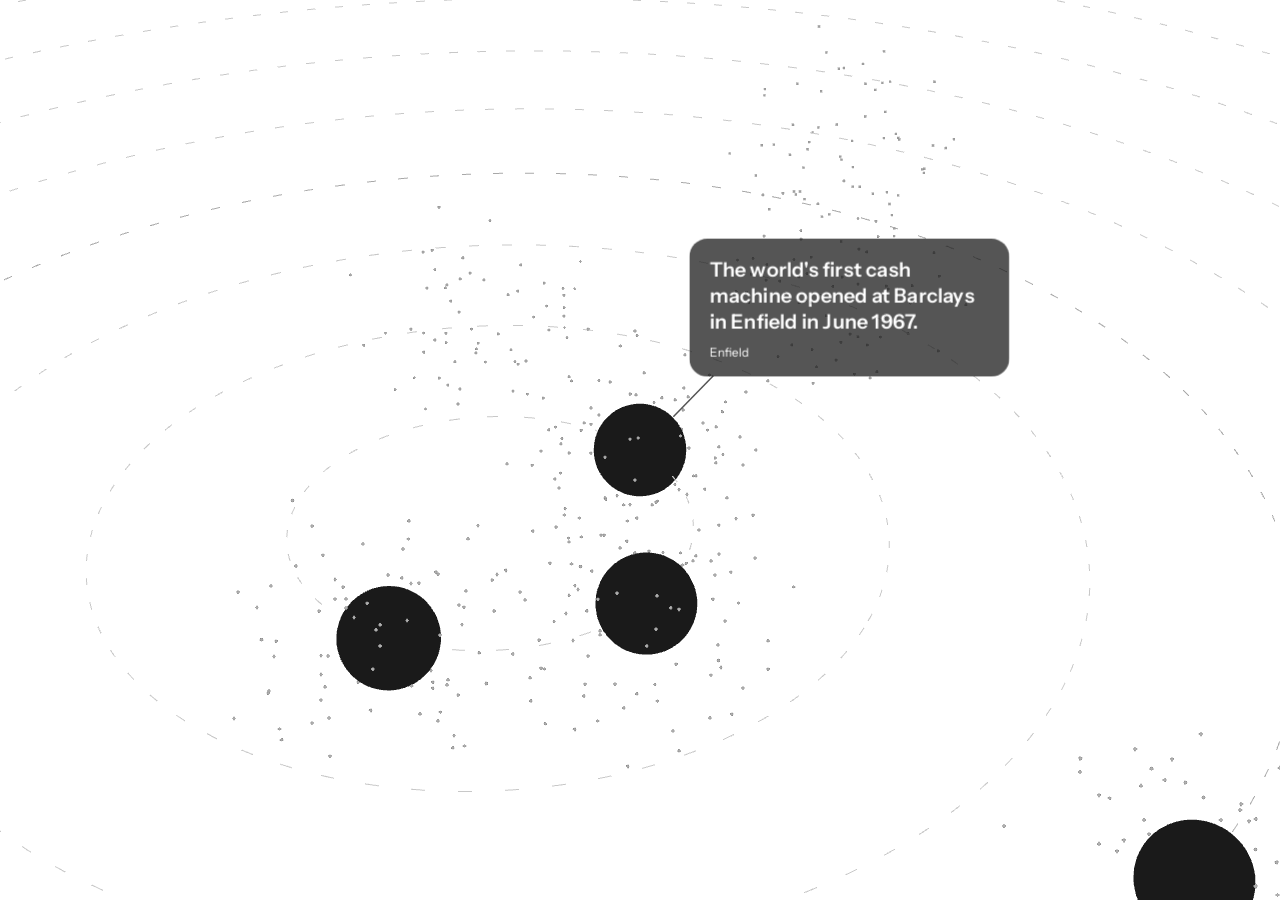
<file: tools/trailer/orbit.html>
<!DOCTYPE html>
<html lang="en-GB">
<head>
<meta charset="utf-8">
<title>Forn orbit test</title>
<style>
/* 5 s test (24 Nov): one continuous camera move; the fact is a card attached to its ball while the camera orbits.
   If it works here it can replace the trailer's steps, and maybe the site's 9pm card. Sizes in CSS px (frame is 1.5x). */
@font-face { font-family: "Instrument Sans"; src: url("/site/instrument-sans.ttf") format("truetype"); font-weight: 400 700; font-stretch: 75% 100%; }
html, body { margin: 0; height: 100%; background: #FFFFFF; overflow: hidden; }
canvas { position: fixed; inset: 0; width: 100%; height: 100%; }
svg.lead { position: fixed; inset: 0; width: 100%; height: 100%; pointer-events: none; }
.tip { position: fixed; left: 0; top: 0; width: 280px; padding: 18px 20px 16px; border-radius: 18px; background: #1A1A1A; color: #FFFFFF; font-family: "Instrument Sans", sans-serif; opacity: 0; will-change: transform; }
.tip b { display: block; font-size: 20px; line-height: 26px; font-weight: 600; letter-spacing: 0.2px; text-wrap: pretty; }
.tip span { display: block; margin-top: 10px; font-size: 12px; line-height: 16px; color: #FFFFFF; }
</style>
</head>
<body>
<canvas id="gl"></canvas>
<svg class="lead" style="z-index:1"><line id="ln" stroke="#1A1A1A" stroke-width="1.5" /></svg>
<div class="tip" id="tip"><b></b><span></span></div>
<script src="/site/three.js"></script>
<script>
(() => {
const FACTS = [
  { fact: "The world's first cash machine opened at Barclays in Enfield in June 1967.", at: 'Enfield' },
  { fact: "In 1894 Duck Island in St James's Park was chosen as a safe spot to defuse bombs.", at: "St James's Park" },
];
const canvas = document.getElementById('gl');
const renderer = new THREE.WebGLRenderer({ canvas, antialias: true }); renderer.setPixelRatio(devicePixelRatio);
const scene = new THREE.Scene(); scene.background = new THREE.Color('#FFFFFF');
const camera = new THREE.PerspectiveCamera(22, 1, 0.05, 4000);
function rng(seed) { return () => { seed = (seed * 16807) % 2147483647; return (seed - 1) / 2147483646; }; }
const r = rng(11), SPH = new THREE.SphereGeometry(1, 40, 28), R_BALL = 0.12, STEP_W = 0.48, ringR = d => 0.5 + d * STEP_W;
// Rings: today and a few days back, dotted like the app.
for (let d = 0; d < 14; d++) {
  const R = ringR(d), pts = []; for (let i = 0; i <= 256; i++) { const a = i / 256 * Math.PI * 2; pts.push(new THREE.Vector3(Math.cos(a) * R, 0, Math.sin(a) * R)); }
  const l = new THREE.Line(new THREE.BufferGeometry().setFromPoints(pts), new THREE.LineDashedMaterial({ color: d % 7 === 3 ? 0xA8A8A8 : 0xC8C8C8, dashSize: 0.03, gapSize: 0.07 }));
  l.computeLineDistances(); scene.add(l);
}
const DOT = (() => { const c = document.createElement('canvas'); c.width = c.height = 64; const x = c.getContext('2d'); x.fillStyle = '#FFF'; x.beginPath(); x.arc(32, 32, 30, 0, 7); x.fill(); return new THREE.CanvasTexture(c); })();
const drifts = [];
function dust(pos, n = 90, reach = 0.36) {
  const a = new Float32Array(n * 3), base = new Float32Array(n * 3), dr = new Float32Array(n * 3);
  for (let i = 0; i < n; i++) { const u = r() * 2 - 1, th = r() * 6.283, s = Math.sqrt(1 - u * u), d = reach * (0.25 + Math.pow(r(), 0.7) * 0.75);
    base.set([pos.x + s * Math.cos(th) * d, pos.y + u * d, pos.z + s * Math.sin(th) * d], i * 3); dr.set([r() * 6.283, 0.3 + r() * 0.5, 0.02 + r() * 0.05], i * 3); }
  const g = new THREE.BufferGeometry(); g.setAttribute('position', new THREE.BufferAttribute(a, 3));
  scene.add(new THREE.Points(g, new THREE.PointsMaterial({ color: 0xB4B4B4, size: 0.04, map: DOT, alphaTest: 0.5 }))); drifts.push({ g, a, base, dr });
}
// Today's three finds on the right of today's ring, plus a few on older rings.
const at = (R, h) => { const a = h / 24 * 6.283 - Math.PI / 2; return new THREE.Vector3(Math.cos(a) * R, 0, Math.sin(a) * R); };
const balls = [at(ringR(0), 1.5), at(ringR(0), 7), at(ringR(0), 12)].map(p => { const m = new THREE.Mesh(SPH, new THREE.MeshBasicMaterial({ color: 0x1A1A1A })); m.scale.setScalar(R_BALL); m.position.copy(p); scene.add(m); dust(p); return m; });
[[3, 7], [5, 15], [8, 20], [11, 4]].forEach(([d, h]) => { const p = at(ringR(d), h); const m = new THREE.Mesh(SPH, new THREE.MeshBasicMaterial({ color: 0x1A1A1A })); m.scale.setScalar(R_BALL); m.position.copy(p); scene.add(m); dust(p, 50); });
[1, 2, 4, 6, 9].forEach(d => dust(at(ringR(d), r() * 24), 60));
function resize() { renderer.setSize(innerWidth, innerHeight, false); camera.aspect = innerWidth / innerHeight; camera.updateProjectionMatrix(); }
resize(); addEventListener('resize', resize);
// The move (24 Nov, v2): never stops. The camera turns at one slow, constant speed the whole time; only where it looks
// changes, with long gentle glides (sine in-out), so there are no starts and stops between the finds.
const cl = v => Math.max(0, Math.min(1, v)), sine = k => (1 - Math.cos(Math.PI * cl(k))) / 2, outC = k => 1 - Math.pow(1 - cl(k), 3);
const ORIGIN = new THREE.Vector3();
function camAt(t) {
  const toA = sine(t / 2.0), toB = sine((t - 2.9) / 2.0);
  const tg = ORIGIN.clone().lerp(balls[0].position, toA).lerp(balls[1].position, toB);
  const swing = Math.sin(Math.PI * cl((t - 2.9) / 2.0)); // eases out a little while it travels, then back in
  return { tg, dist: 20 * Math.pow(6 / 20, outC(t / 2.2)) * (1 + 0.12 * swing), elev: 1.0 + (0.58 - 1.0) * sine(t / 2.2), az: 0.2 + 0.34 * t };
}
const tip = document.getElementById('tip'), ln = document.getElementById('ln');
function show(i) { tip.querySelector('b').textContent = FACTS[i].fact; tip.querySelector('span').textContent = FACTS[i].at; }
show(0);
function frame(now) {
  requestAnimationFrame(frame);
  const t = now / 1000, c = camAt(t), ce = Math.cos(c.elev);
  camera.position.set(c.tg.x + Math.cos(c.az) * ce * c.dist, c.tg.y + Math.sin(c.elev) * c.dist, c.tg.z + Math.sin(c.az) * ce * c.dist); camera.lookAt(c.tg);
  drifts.forEach(D => { for (let i = 0; i < D.a.length; i += 3) { const ph = D.dr[i], sp = D.dr[i + 1], am = D.dr[i + 2];
    D.a[i] = D.base[i] + Math.sin(t * sp + ph) * am; D.a[i + 1] = D.base[i + 1] + Math.sin(t * sp * 0.8 + ph * 2) * am; D.a[i + 2] = D.base[i + 2] + Math.cos(t * sp * 0.9 + ph) * am; }
    D.g.attributes.position.needsUpdate = true; });
  renderer.render(scene, camera);
  // The card: attached to its ball, up and to the right, with a short leader line. 0.2 s fades.
  const which = t < 3.0 ? 0 : 1, on = which === 0 ? cl((t - 1.5) / 0.2) * (1 - cl((t - 2.7) / 0.2)) : cl((t - 4.6) / 0.2);
  if (which === 1 && tip.dataset.i !== '1') { show(1); tip.dataset.i = '1'; }
  const P = balls[which].position, v = P.clone().project(camera), x = (v.x + 1) / 2 * innerWidth, y = (1 - v.y) / 2 * innerHeight;
  const right = new THREE.Vector3().setFromMatrixColumn(camera.matrixWorld, 0), e2 = P.clone().addScaledVector(right, R_BALL).project(camera);
  const rad = Math.abs((e2.x - v.x) / 2 * innerWidth), ex = x + rad * 0.72, ey = y - rad * 0.72; // the ball's top-right edge
  const tx = ex + 16, ty = ey - 40 - tip.offsetHeight;
  tip.style.transform = `translate(${tx}px, ${ty}px)`; tip.style.opacity = on;
  ln.setAttribute('x1', ex); ln.setAttribute('y1', ey); ln.setAttribute('x2', tx + 24); ln.setAttribute('y2', ty + tip.offsetHeight - 1); ln.setAttribute('stroke-opacity', on); // the line runs into the card's straight bottom edge
}
requestAnimationFrame(frame);
})();
</script>
</body>
</html>
</file>
